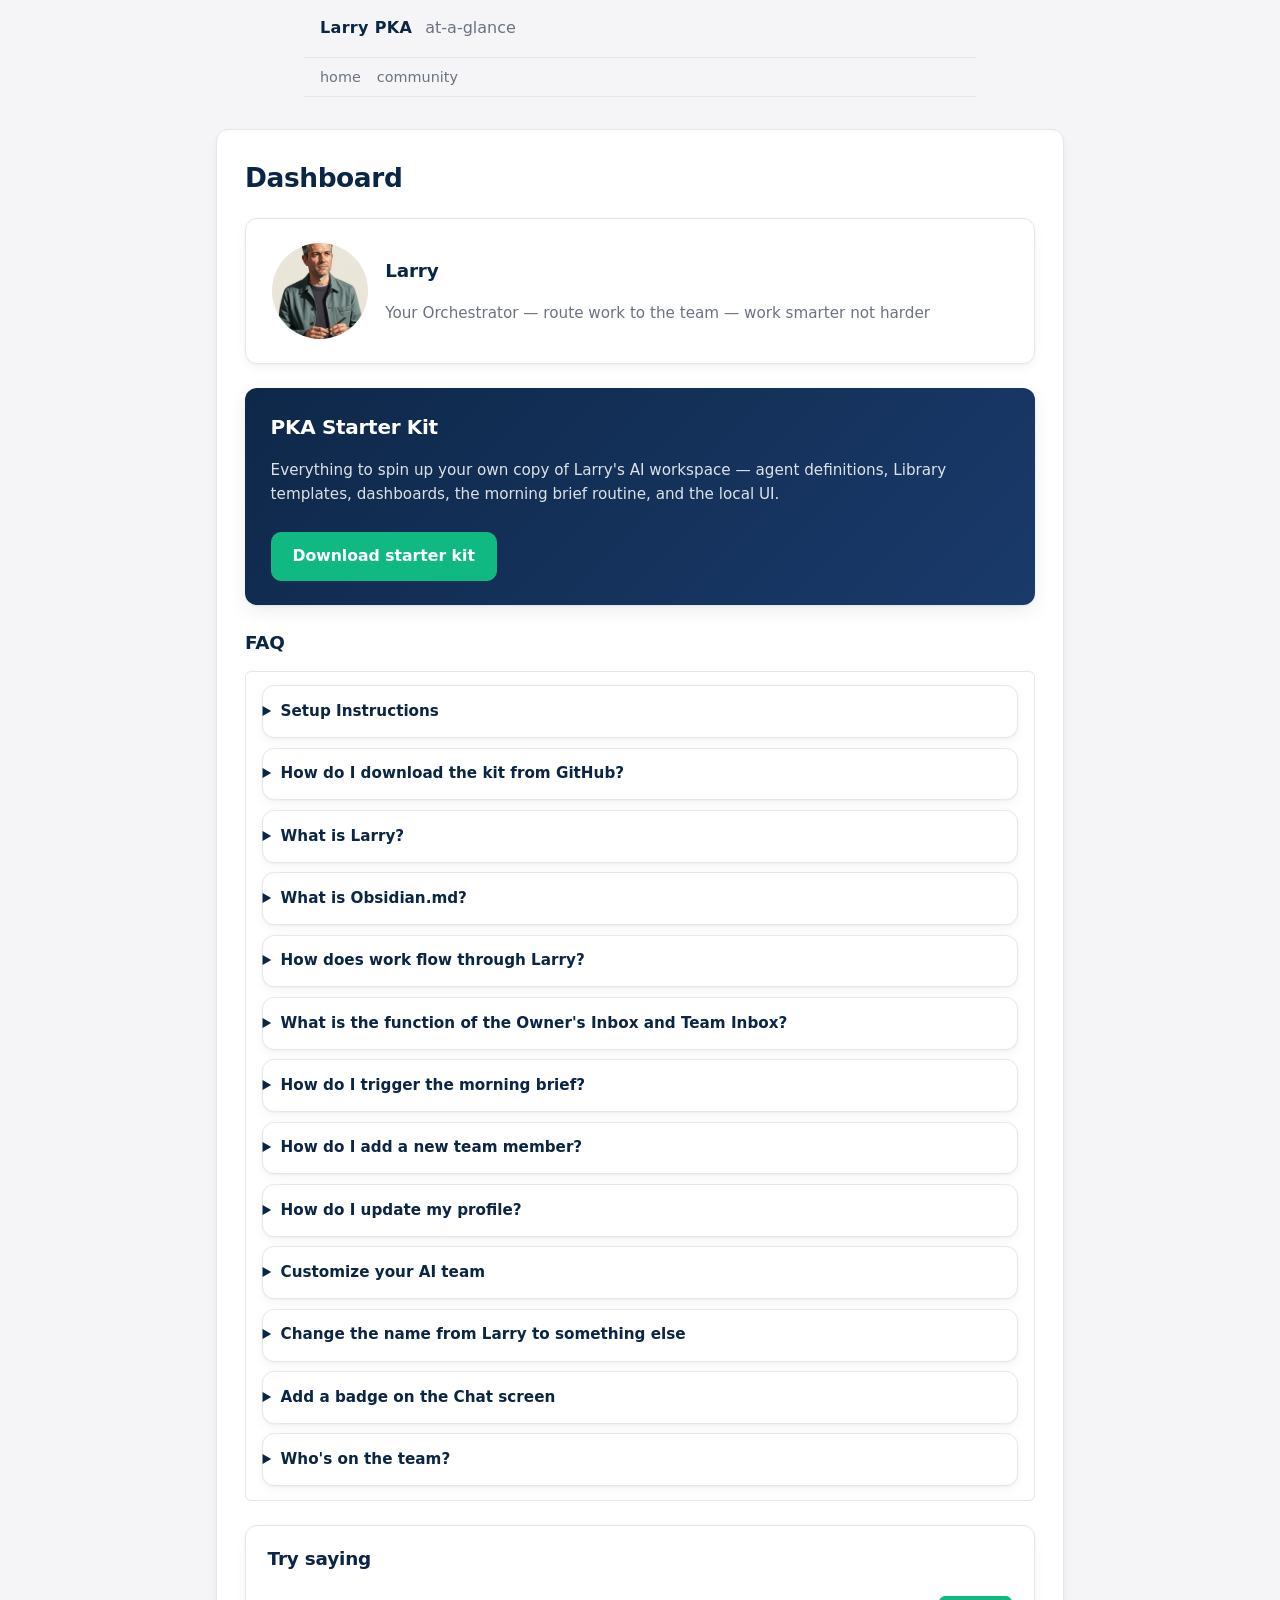
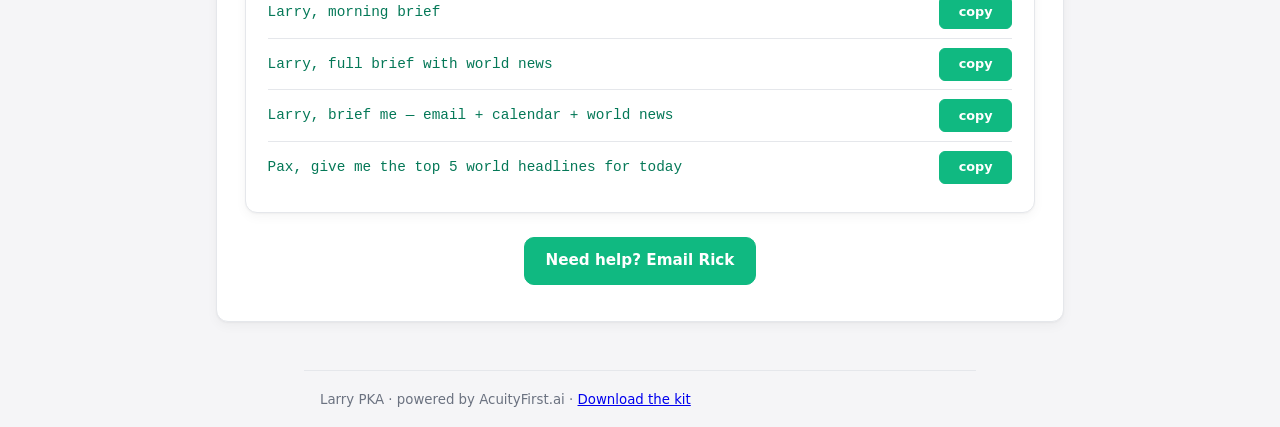
<file: index.html>
<!DOCTYPE html>
<html lang="en">
<head>
  <meta charset="utf-8" />
  <meta name="viewport" content="width=device-width, initial-scale=1" />
  <meta name="robots" content="noindex, nofollow" />
  <title>dashboard &mdash; pkm</title>
  <link rel="stylesheet" href="./static/style.css" />
  <script src="./static/tag-input.js" defer></script>
  <script src="./static/keyboard.js" defer></script>
  <script src="./static/copy-to-clipboard.js" defer></script>
  
  <link rel="stylesheet" href="./static/community-light.css" />
</head>
<body class="theme-community-light">
  <header class="site-header">
    <span class="brand">Larry PKA</span>
    <span class="subtitle">at-a-glance</span>
  </header>
  <nav class="site-nav" aria-label="primary">
    <a href="./index.html">home</a>
    <a href="./community/knowledge/">community</a>
  </nav>
  <main>
    
<section class="panel">
  <h1>Dashboard</h1>

  
  <section class="dash-section dash-hero">
    <img class="dash-hero__portrait"
         src="./static/portraits/larry.png"
         alt="Larry"
         width="96" height="96" />
    <div class="dash-hero__text">
      <h2 class="dash-hero__name">Larry</h2>
      <p class="dash-hero__role">Your Orchestrator &mdash; route work to the team &mdash; work smarter not harder</p>
    </div>
  </section>

  
  <section class="dash-section">
    <div class="dash-launch-kit">
      <h2 class="dash-launch-kit__title">PKA Starter Kit</h2>
      <p class="dash-launch-kit__body">Everything to spin up your own copy of Larry's AI workspace &mdash; agent definitions, Library templates, dashboards, the morning brief routine, and the local UI.</p>
      <a class="cta"
         href="https://github.com/rickkam503/larry-pka-starter"
         target="_blank"
         rel="noopener noreferrer">Download starter kit</a>
    </div>
  </section>

  
  <section class="dash-section">
    <h2>FAQ</h2>
    <div class="dash-faq">
      <details class="dash-faq-item">
        <summary>Setup Instructions</summary>
        <div class="dash-faq-body">
          <p>See <code>docs/getting-started.md</code>. For more information on installing Larry:</p>
          <ol class="dash-faq-steps">
            <li>Select "download" for the installation files from GitHub. You will see green "Code" button that creates a zip file of the Larry OS Starter Kit that downloads to your laptop.</li>
            <li>Install <code>Obsidian.md</code> on your Laptop. It is a free app.</li>
            <li>Signup and use Claude Cowork to install Larry OS. Tell Claude to use the provided <code>Larry-pka-plugin</code> that automatically installs the package.</li>
            <li>The starter kit will add a file folder to your desktop which will become the knowledge and intelligence folder for Larry.</li>
            <li>Start using Larry (FYI. you can rename Larry to something you relate to)</li>
          </ol>
        </div>
      </details>
      <details class="dash-faq-item">
        <summary>How do I download the kit from GitHub?</summary>
        <div class="dash-faq-body">
          <p>If you land on the GitHub repository page (<a href="https://github.com/rickkam503/larry-pka-starter" target="_blank" rel="noopener noreferrer">github.com/rickkam503/larry-pka-starter</a>) and need to download the kit manually:</p>
          <ol class="dash-faq-steps">
            <li>Look for the green <strong>Code</strong> button in the top-right area of the file listing.</li>
            <li>Click it. A small menu opens.</li>
            <li>Click <strong>Download ZIP</strong> at the bottom of that menu.</li>
            <li>The starter-kit zip file downloads to your machine.</li>
          </ol>
          <p>Most visitors won't see this &mdash; the <strong>Download Larry PKA Starter Kit</strong> button on the Download tab points directly at the ZIP file, so clicking it skips the GitHub page entirely.</p>
        </div>
      </details>
      <details class="dash-faq-item">
        <summary>What is Larry?</summary>
        <div class="dash-faq-body">
          <p>Your AI orchestrator. He routes work to a team of specialists (Nolan, Pax, Mira, Cleo, Theo, Wren, Knox, Felix, Hank, Sloane, Nell). He never does the work himself.</p>
        </div>
      </details>
      <details class="dash-faq-item">
        <summary>What is Obsidian.md?</summary>
        <div class="dash-faq-body">
          <p><code>Obsidian.md</code> becomes the "operational brain" and long-term memory layer for your PKA Larry starter kit.</p>
          <p>In your ecosystem, Larry is essentially the orchestrator / personality layer, while Obsidian acts as:</p>
          <ul>
            <li>the knowledge vault</li>
            <li>memory system</li>
            <li>document repository</li>
            <li>relationship graph</li>
            <li>operational workspace</li>
            <li>AI context engine</li>
          </ul>
        </div>
      </details>
      <details class="dash-faq-item">
        <summary>How does work flow through Larry?</summary>
        <div class="dash-faq-body">
          <p>Every request flows through Larry. He routes, the team executes, he synthesizes the result back to you.</p>
          <ol class="dash-faq-flow" aria-label="Larry workflow">
            <li>Owner Human</li>
            <li>Owner Inbox</li>
            <li>Larry Reviews / Categorizes</li>
            <li>Assigns to Appropriate Agent</li>
            <li>Agent Produces Output</li>
            <li>Team Inbox</li>
            <li>Larry Reviews + Synthesizes</li>
            <li>Final Recommendation to Owner</li>
          </ol>
        </div>
      </details>
      <details class="dash-faq-item">
        <summary>What is the function of the Owner's Inbox and Team Inbox?</summary>
        <div class="dash-faq-body">
          <h4>Function of the Team Inbox</h4>
          <p>The Team Inbox is the primary intake location from the human owner.</p>
          <p>This is where the owner drops:</p>
          <ul>
            <li>PDFs</li>
            <li>screenshots</li>
            <li>contracts</li>
            <li>voice memos</li>
            <li>meeting notes</li>
            <li>financial exports</li>
            <li>ideas</li>
            <li>emails</li>
            <li>handwritten scans</li>
            <li>research</li>
            <li>operational requests</li>
          </ul>
          <p>Think of it as: <em>&ldquo;Tasks and information waiting for Larry.&rdquo;</em></p>
          <p>Larry monitors this inbox and:</p>
          <ul>
            <li>interprets intent</li>
            <li>routes work</li>
            <li>extracts context</li>
            <li>creates tasks</li>
            <li>triggers workflows</li>
            <li>archives completed items</li>
          </ul>

          <h4>Function of the Owner's Inbox</h4>
          <p>The Owner's Inbox is the shared outbound collaboration space used by AI agents and operational workflows.</p>
          <p>This is where agents place:</p>
          <ul>
            <li>completed drafts</li>
            <li>reports</li>
            <li>summaries</li>
            <li>strategy recommendations</li>
            <li>generated assets</li>
            <li>workflows</li>
            <li>spreadsheets</li>
            <li>meeting summaries</li>
            <li>action plans</li>
          </ul>
          <p>Think of it as: <em>&ldquo;Output ready for Larry and the human owner.&rdquo;</em></p>
          <p>Larry can:</p>
          <ul>
            <li>review outputs</li>
            <li>synthesize multiple agent contributions</li>
            <li>prioritize next actions</li>
            <li>escalate important decisions</li>
            <li>package final deliverables</li>
          </ul>

          <h4>Finder Integration Tip (Very Important)</h4>
          <p>A powerful optimization is to pin both inbox folders directly into the macOS Finder sidebar.</p>
          <p><strong>Recommended pinned folders:</strong></p>
          <ul>
            <li>Owner Inbox</li>
            <li>Team Inbox</li>
            <li>Obsidian Vault</li>
            <li>Active Projects</li>
            <li>Archive</li>
          </ul>
          <p>This makes the workflow frictionless. Instead of:</p>
          <ul>
            <li>searching through folders</li>
            <li>opening apps repeatedly</li>
            <li>dragging across windows</li>
          </ul>
          <p>You can simply:</p>
          <ul>
            <li>drag files directly into the Team Inbox for Larry to process</li>
            <li>drop completed outputs into the Owner's Inbox</li>
            <li>quickly review AI-generated deliverables</li>
            <li>move finalized files into project folders</li>
          </ul>
          <p>This turns Finder into a lightweight operational command center.</p>
        </div>
      </details>
      <details class="dash-faq-item">
        <summary>How do I trigger the morning brief?</summary>
        <div class="dash-faq-body">
          <p>Say <code>Larry, morning brief</code> or <code>Larry, full brief with world news</code>. Use the Try saying card above to copy the exact phrasing.</p>
        </div>
      </details>
      <details class="dash-faq-item">
        <summary>How do I add a new team member?</summary>
        <div class="dash-faq-body">
          <p>Larry will automatically add new team members based on the work the human needs done.</p>
        </div>
      </details>
      <details class="dash-faq-item">
        <summary>How do I update my profile?</summary>
        <div class="dash-faq-body">
          <p>Say <code>Larry, update my profile</code>. He'll rewrite <code>Library/user-profile.md</code> based on your answers.</p>
        </div>
      </details>
      <details class="dash-faq-item">
        <summary>Customize your AI team</summary>
        <div class="dash-faq-body">
          <p>You can delete AI team members if you don't need them. Ask Larry to remove them from the team and hire members who better fit your situation.</p>
        </div>
      </details>
      <details class="dash-faq-item">
        <summary>Change the name from Larry to something else</summary>
        <div class="dash-faq-body">
          <p>You can change the name of your AI orchestrator by asking Larry to help you with that change. Pick a name that represents someone you want to have as your executive assistant.</p>
        </div>
      </details>
      <details class="dash-faq-item">
        <summary>Add a badge on the Chat screen</summary>
        <div class="dash-faq-body">
          <p>You can tell Larry to add a badge to the chat screen so you know Larry is working with you.</p>
        </div>
      </details>
      <details class="dash-faq-item">
        <summary>Who's on the team?</summary>
        <div class="dash-faq-body">
          <ul class="dash-faq-team-list">
            <li><strong>Nolan</strong> &mdash; HR Manager. Hires new AI teammates. Ask for: a new specialist or a role-file rewrite.</li>
            <li><strong>Pax</strong> &mdash; Senior Researcher. Evidence-based briefs with sources. Ask for: outside research, role scoping, or news headlines.</li>
            <li><strong>Mira</strong> &mdash; PKM Database Architect. Owns the SQLite store. Ask for: schema, FTS5/search, migrations, backups.</li>
            <li><strong>Cleo</strong> &mdash; CLI Engineer. Owns the <code>pkm</code> command. Ask for: new subcommands, exit codes, JSON output.</li>
            <li><strong>Theo</strong> &mdash; Local-First App Engineer. This web UI. Ask for: browse views, capture forms, search rendering.</li>
            <li><strong>Wren</strong> &mdash; PKM Librarian. Rulebook + tag vocabulary. Ask for: where a file goes, naming, tag taxonomy.</li>
            <li><strong>Knox</strong> &mdash; Startup Counsel. C-corp, contracts, IP, devil's advocate. Ask for: legal triage or a Steelman-Against memo.</li>
            <li><strong>Felix</strong> &mdash; SaaS CPA. Tax, QSBS, ASC 606, bookkeeping. Ask for: tax memos, &sect;1202 calls, monthly close hygiene.</li>
            <li><strong>Hank</strong> &mdash; Strategic Advisor. Sharp questions, not answers. Ask for: Pre-Decision memos, competitive reads, premortems.</li>
            <li><strong>Sloane</strong> &mdash; Pursuit Advisor. Outbound sales strategy and craft. Ask for: account briefs, outbound sequences, pipeline review.</li>
            <li><strong>Nell</strong> &mdash; House Comic. Topical jokes, monologues, callbacks. Ask for: a one-liner, a monologue, or a Friday wrap.</li>
          </ul>
        </div>
      </details>
    </div>
  </section>

  
  <section class="dash-section dash-try-saying" aria-labelledby="dash-try-heading">
    <h2 id="dash-try-heading">Try saying</h2>
    <div class="dash-try-row">
      <code>Larry, morning brief</code>
      <button type="button" class="dash-try-copy" data-copy="Larry, morning brief">copy</button>
    </div>
    <div class="dash-try-row">
      <code>Larry, full brief with world news</code>
      <button type="button" class="dash-try-copy" data-copy="Larry, full brief with world news">copy</button>
    </div>
    <div class="dash-try-row">
      <code>Larry, brief me &mdash; email + calendar + world news</code>
      <button type="button" class="dash-try-copy" data-copy="Larry, brief me — email + calendar + world news">copy</button>
    </div>
    <div class="dash-try-row">
      <code>Pax, give me the top 5 world headlines for today</code>
      <button type="button" class="dash-try-copy" data-copy="Pax, give me the top 5 world headlines for today">copy</button>
    </div>
  </section>

  
  <section class="dash-section dash-help-cta">
    <a class="cta dash-help-cta-btn"
       href="mailto:rkam2082@gmail.com?subject=Larry%20PKA%3A%20I%20need%20assistance&body=Hi%20Rick%2C%0A%0A">
      Need help? Email Rick
    </a>
  </section>

</section>

  </main>
  <footer class="site-footer">
    
    
    <small>Larry PKA &middot; powered by AcuityFirst.ai &middot; <a href="https://github.com/rickkam503/larry-pka-starter">Download the kit</a></small>
    
  </footer>
</body>
</html>
</file>
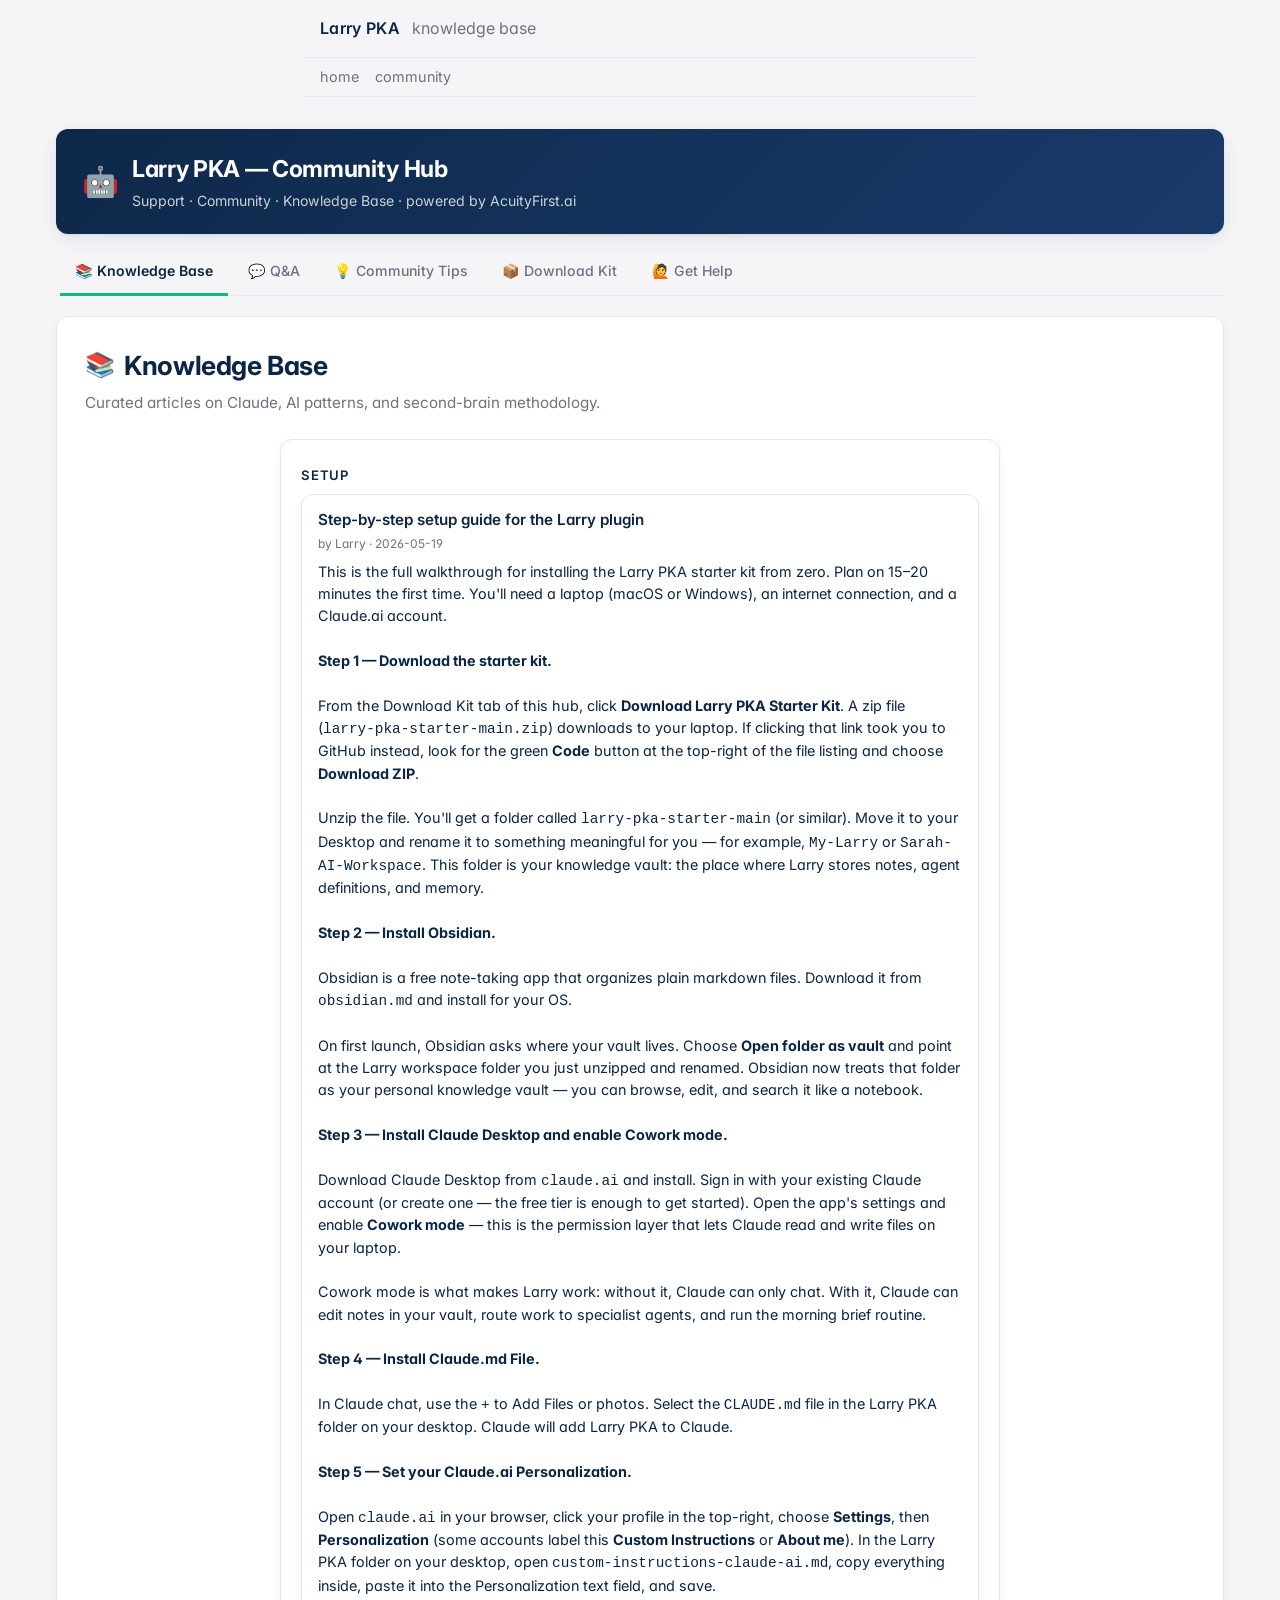
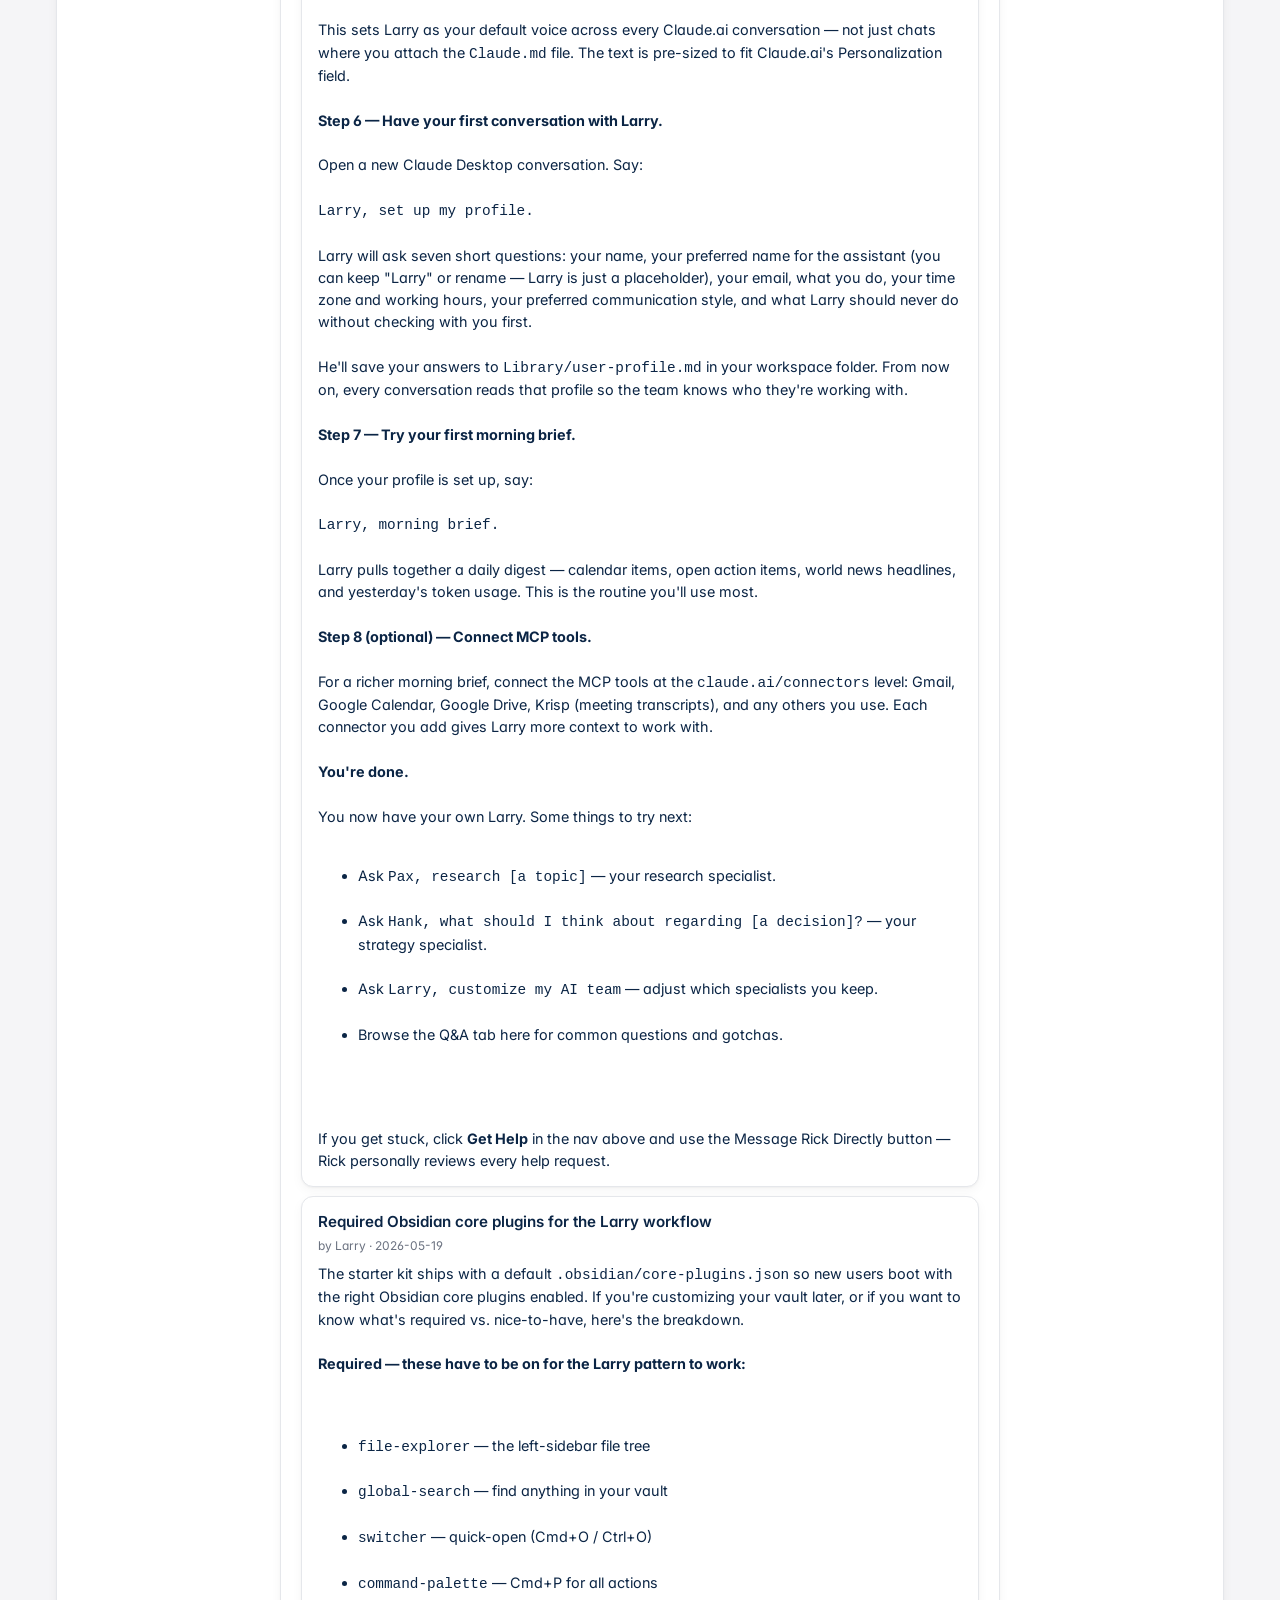
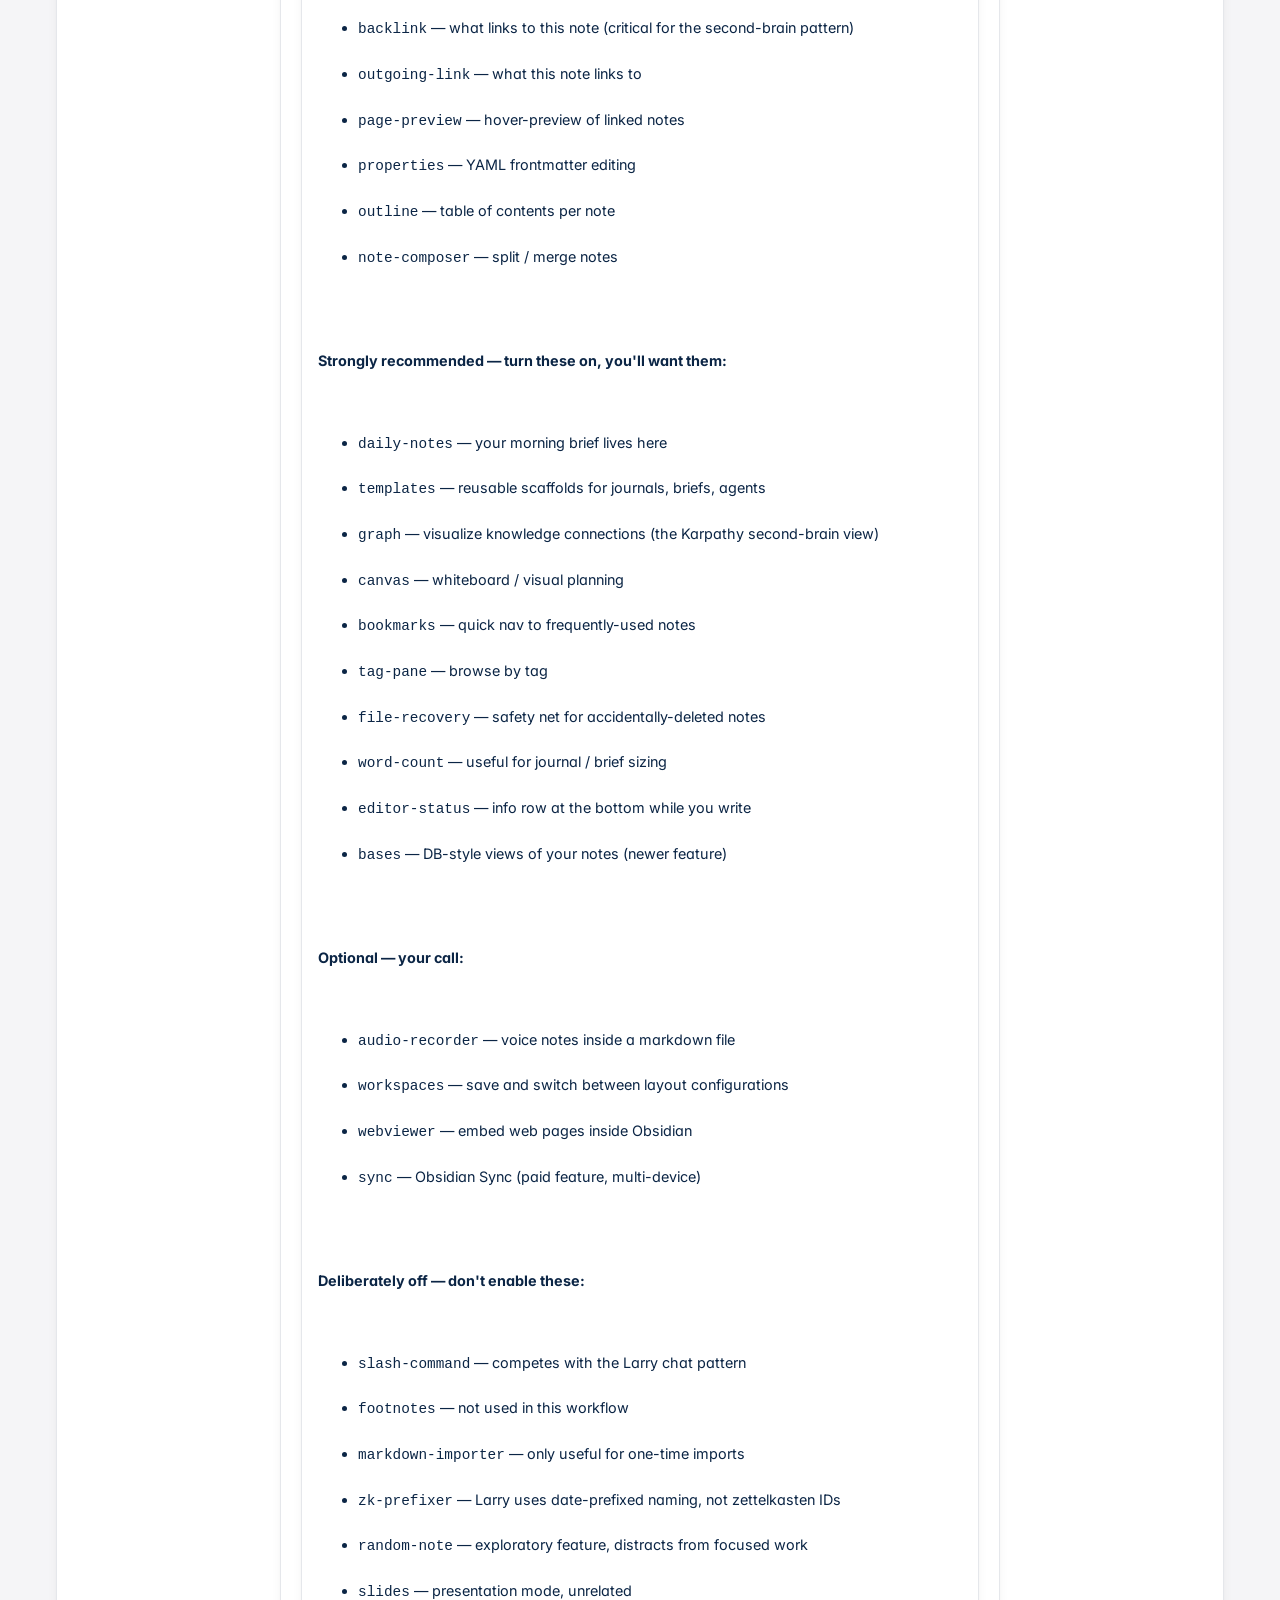
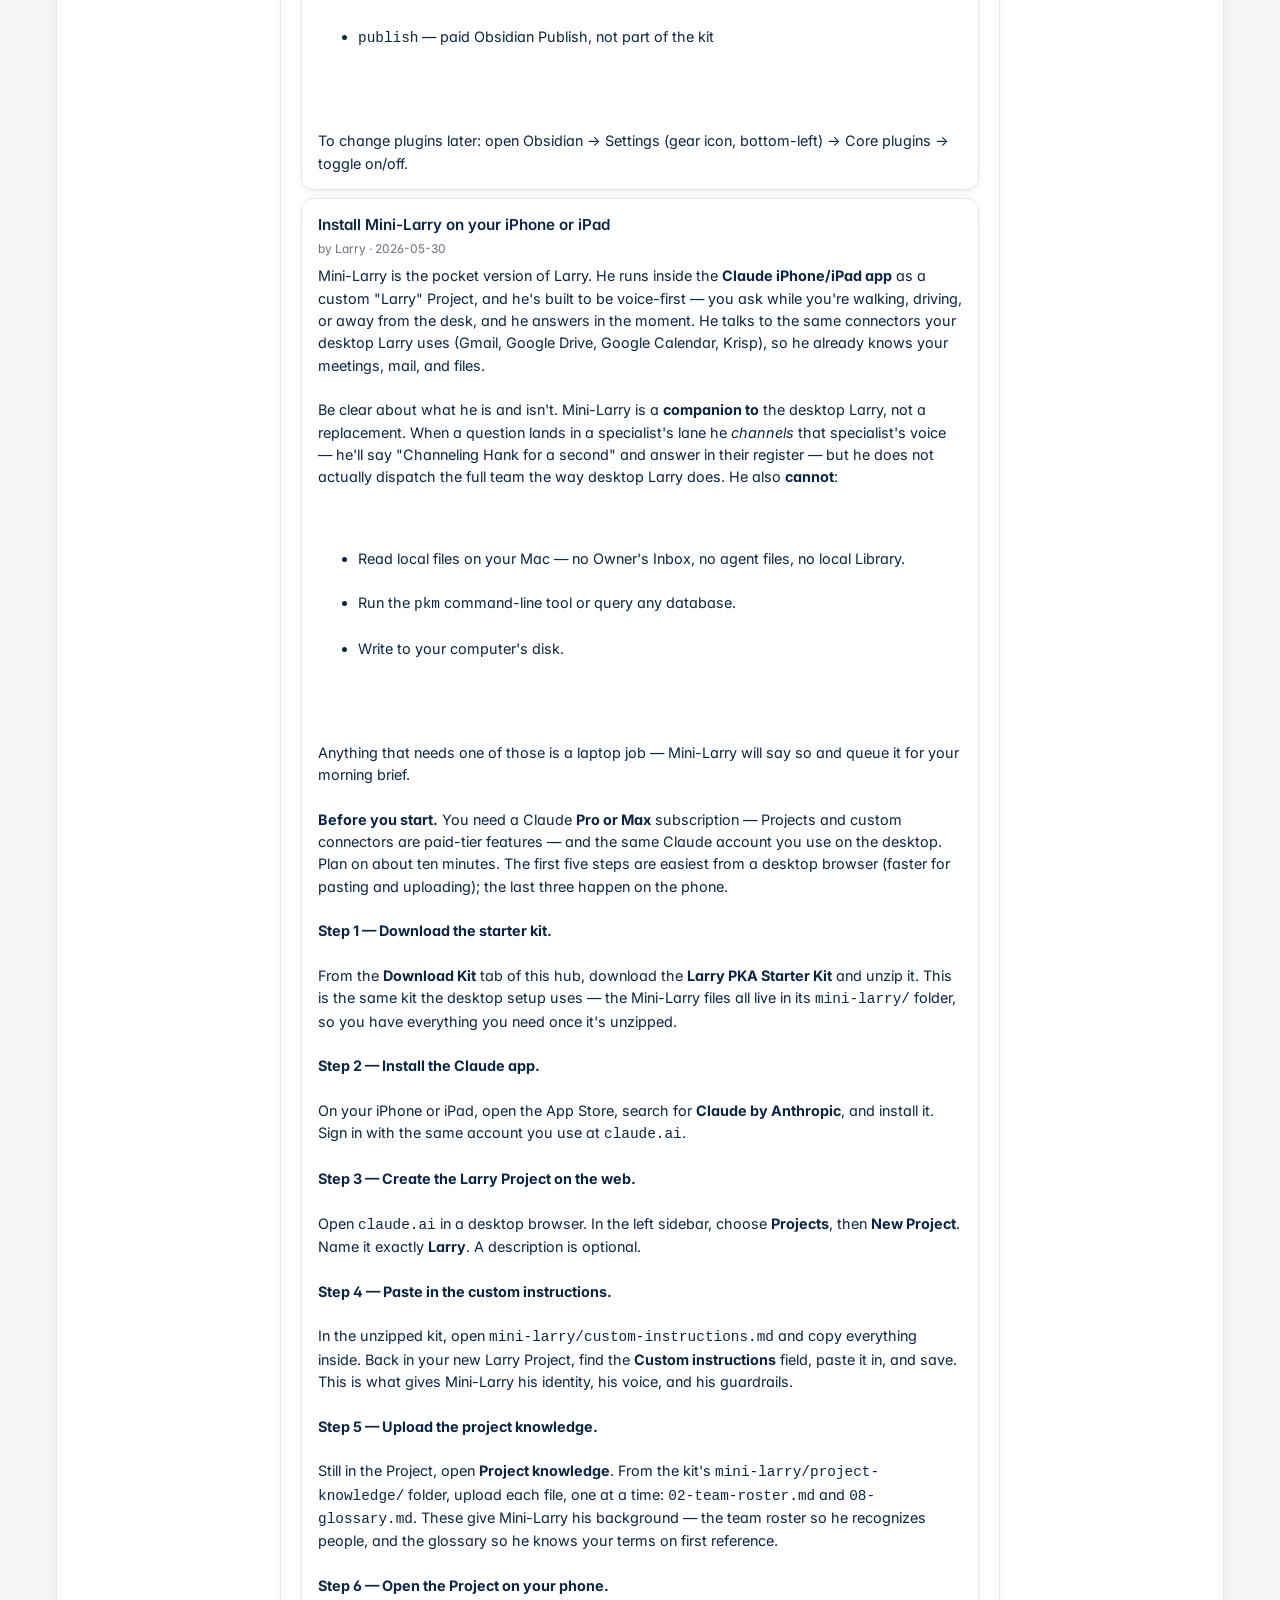
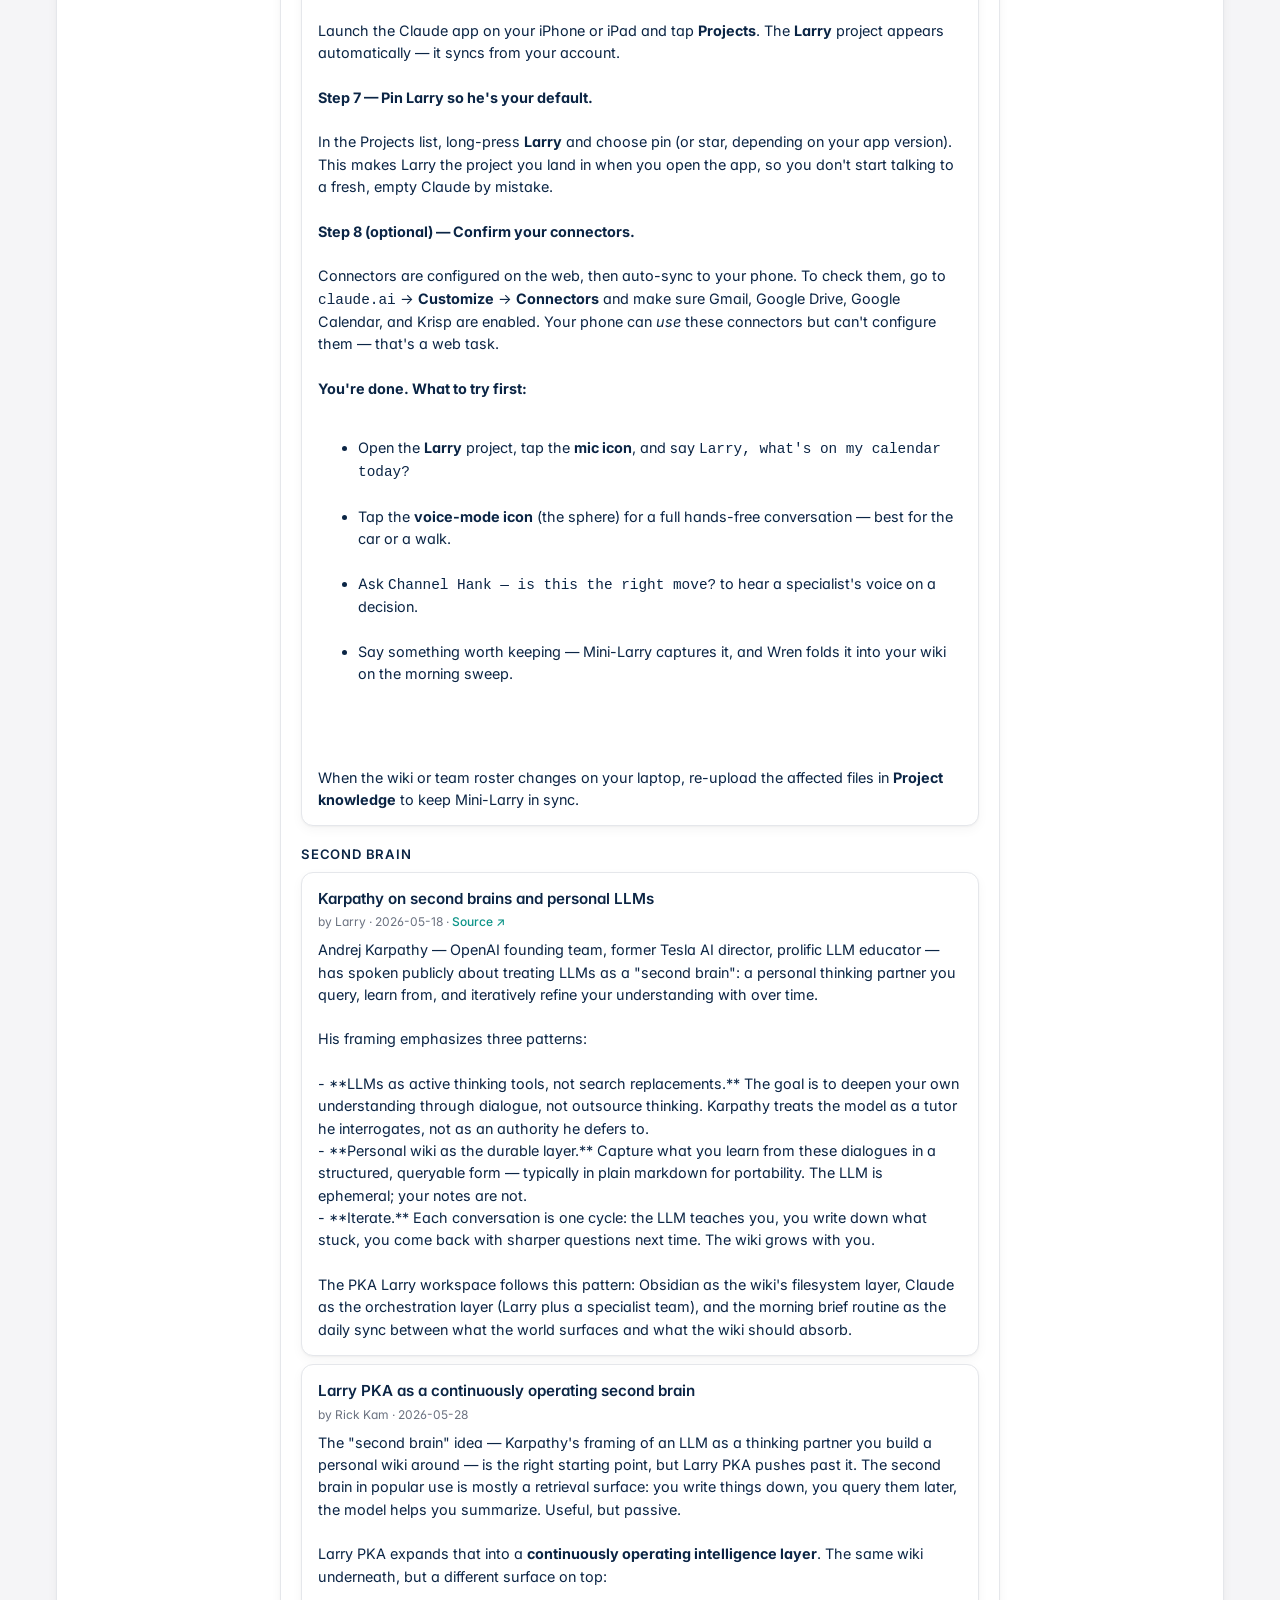
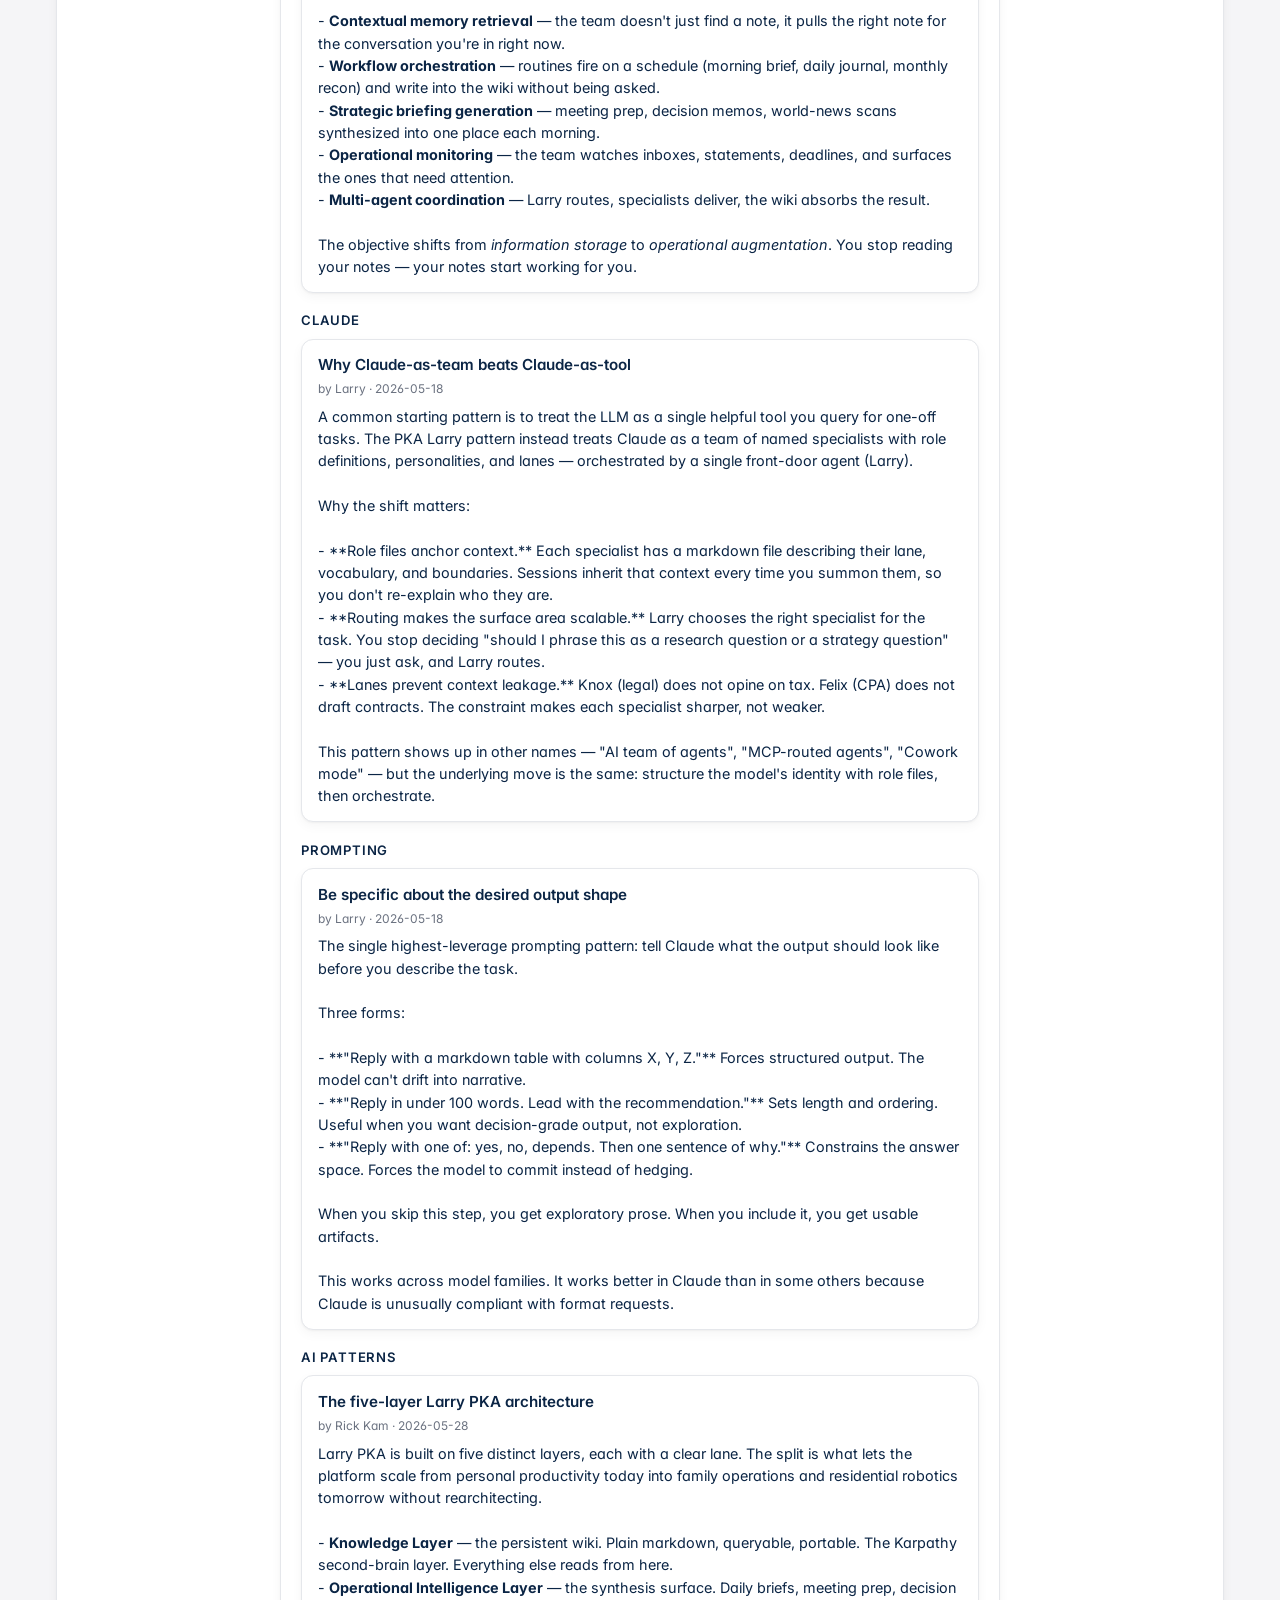
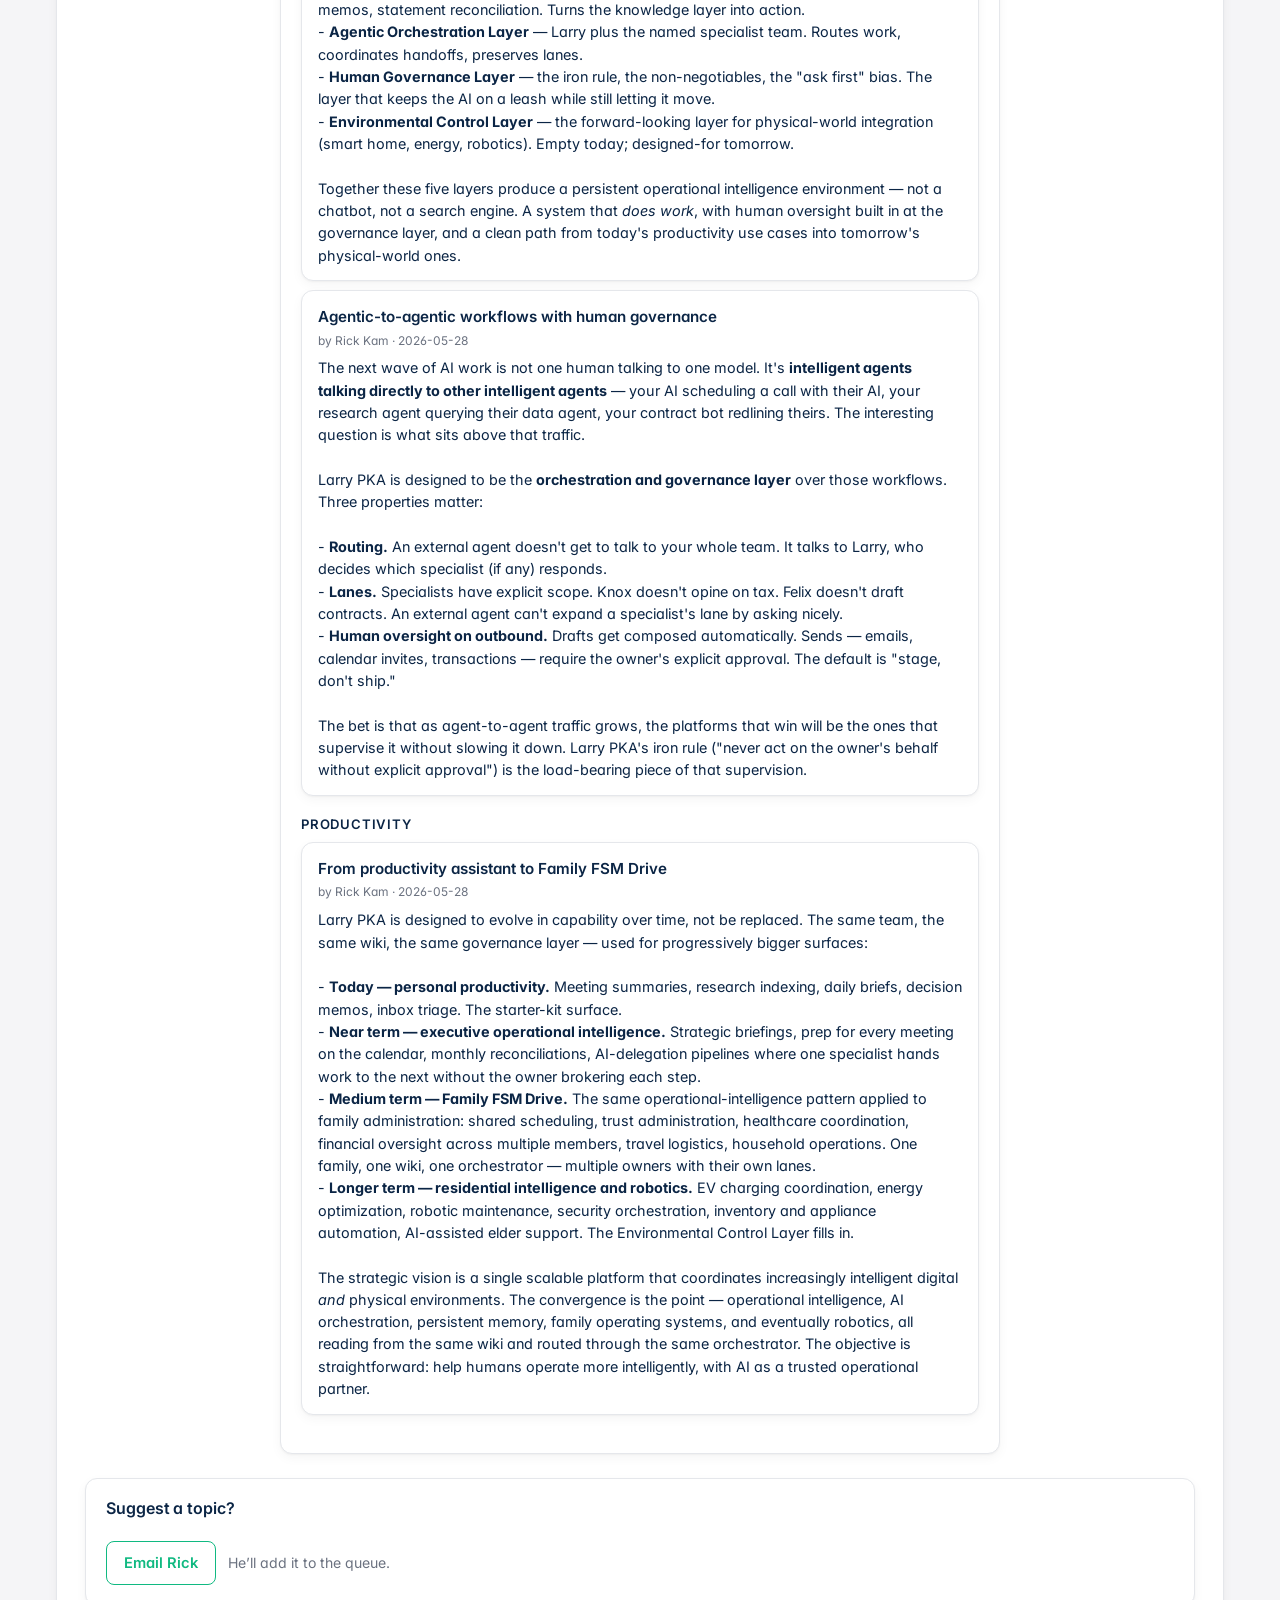
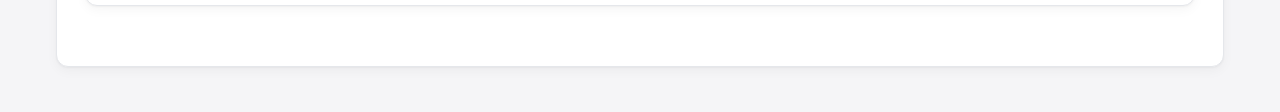
<file: community/index.html>
<!DOCTYPE html>
<html lang="en">
<head>
  <meta charset="utf-8" />
  <meta name="viewport" content="width=device-width, initial-scale=1" />
  <meta http-equiv="refresh" content="0; url=./knowledge/" />
  <link rel="canonical" href="./knowledge/" />
  <title>Larry PKA &mdash; Community Hub</title>
  <script>window.location.replace("./knowledge/");</script>
</head>
<body>
  <p>Redirecting to the <a href="./knowledge/">Community Knowledge Base</a>&hellip;</p>
</body>
</html>
</file>
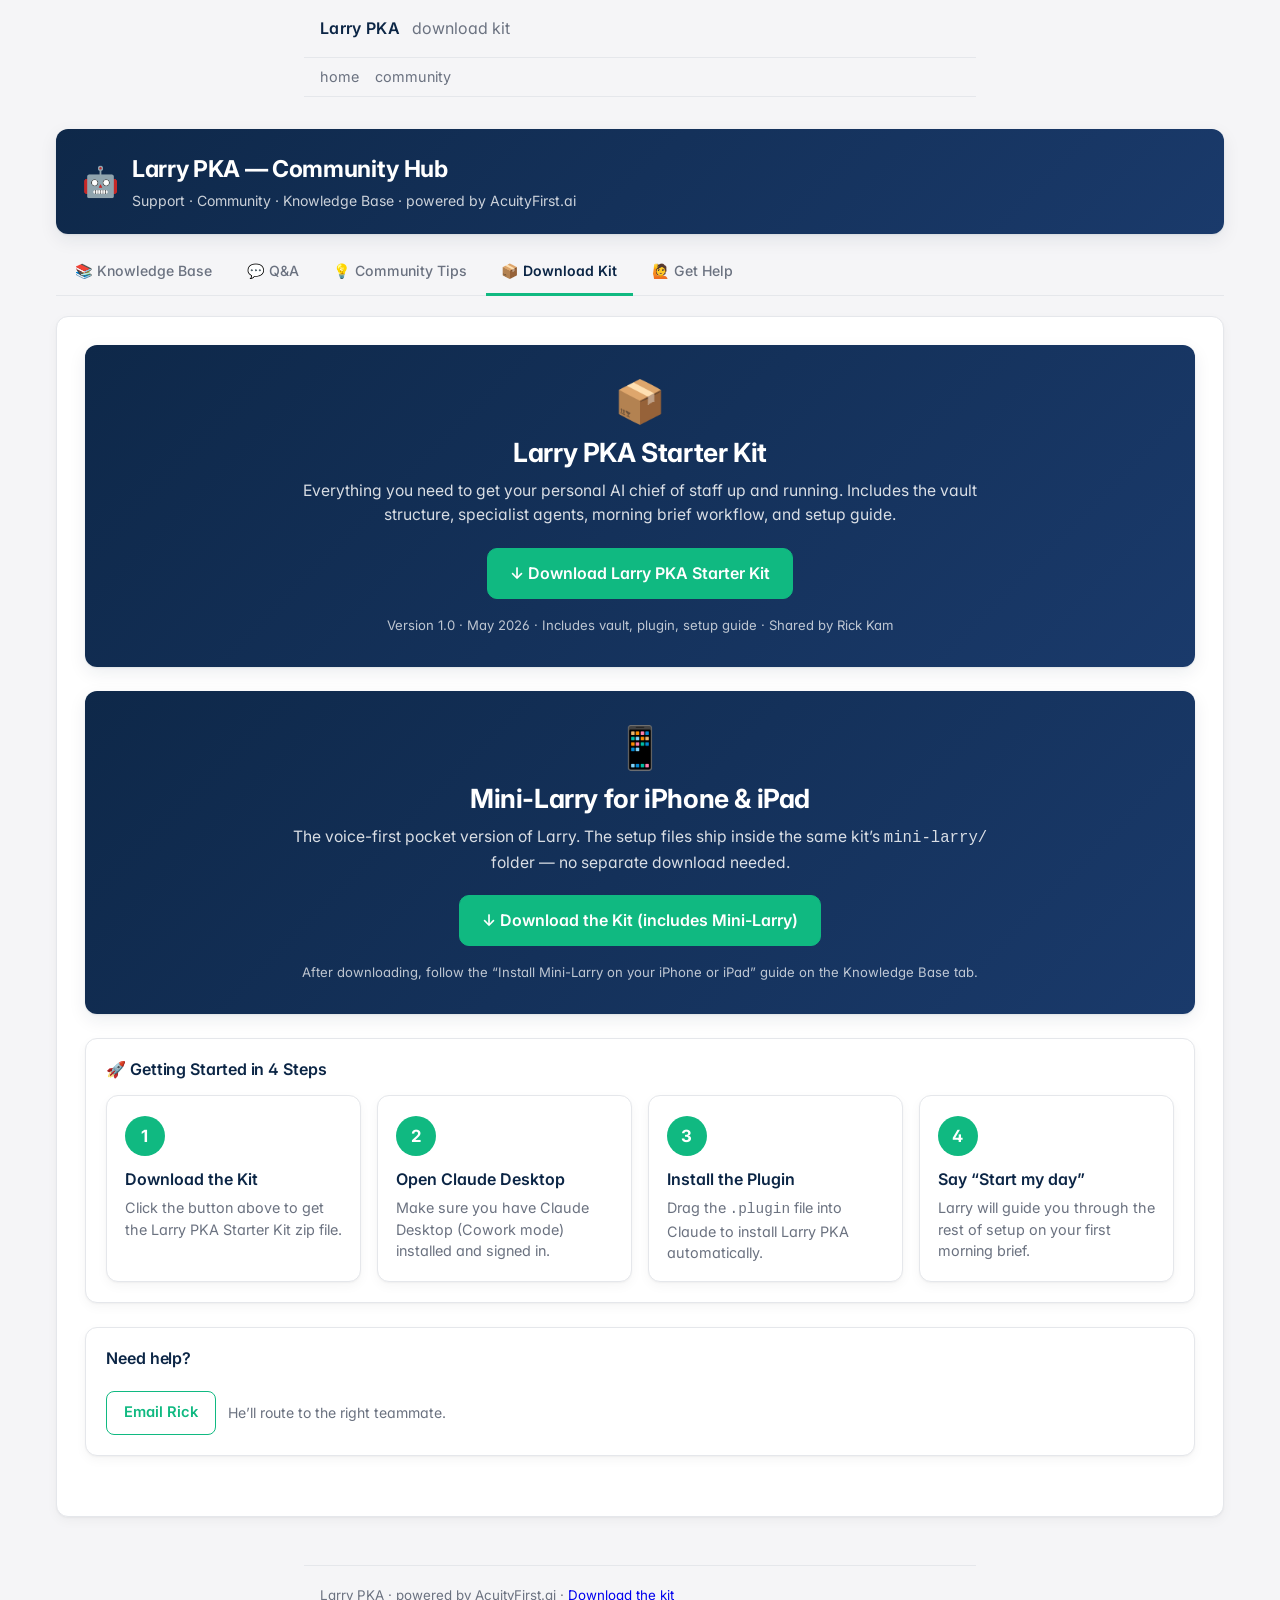
<file: community/download/index.html>
<!DOCTYPE html>
<html lang="en">
<head>
  <meta charset="utf-8" />
  <meta name="viewport" content="width=device-width, initial-scale=1" />
  <meta name="robots" content="noindex, nofollow" />
  <title>download kit &mdash; pkm</title>
  <link rel="stylesheet" href="../../static/style.css" />
  <script src="../../static/tag-input.js" defer></script>
  <script src="../../static/keyboard.js" defer></script>
  <script src="../../static/copy-to-clipboard.js" defer></script>
  
  
  <link rel="preconnect" href="https://fonts.googleapis.com" />
  <link rel="preconnect" href="https://fonts.gstatic.com" crossorigin />
  <link rel="stylesheet"
        href="https://fonts.googleapis.com/css2?family=Inter:wght@400;500;600;700&display=swap" />
  <link rel="stylesheet" href="../../static/community-light.css" />

</head>
<body class="theme-community-light">
  <header class="site-header">
    <span class="brand">Larry PKA</span>
    <span class="subtitle">download kit</span>
  </header>
  <nav class="site-nav" aria-label="primary">
    <a href="../../index.html">home</a>
    <a href="../knowledge/">community</a>
  </nav>
  <main>
    

<header class="hub-header">
  <div class="hub-header__brand">
    <span class="hub-header__avatar" aria-hidden="true">🤖</span>
    <div>
      <h1 class="hub-header__title">Larry PKA &mdash; Community Hub</h1>
      <p class="hub-header__subtitle">Support &middot; Community &middot; Knowledge Base &middot; powered by AcuityFirst.ai</p>
    </div>
  </div>
</header>
<nav class="hub-tabs" aria-label="Community Hub sections">
  <a href="../knowledge/" class="hub-tab "
     >📚 Knowledge Base</a>
  
  <a href="../qa/"       class="hub-tab "
     >💬 Q&amp;A</a>
  <a href="../tips/"     class="hub-tab "
     >💡 Community Tips</a>
  <a href="../download/" class="hub-tab is-active"
     aria-current="page">📦 Download Kit</a>
  <a href="../help/"     class="hub-tab "
     >🙋 Get Help</a>
</nav>
<section class="panel">

  
  <section class="kit-hero">
    <span class="kit-hero__icon" aria-hidden="true">📦</span>
    <h2 class="kit-hero__title">Larry PKA Starter Kit</h2>
    <p class="kit-hero__subtitle">
      Everything you need to get your personal AI chief of staff up and
      running. Includes the vault structure, specialist agents, morning
      brief workflow, and setup guide.
    </p>
    <a class="kit-hero__cta"
       href="https://github.com/rickkam503/larry-pka-starter/archive/refs/heads/main.zip"
       target="_blank"
       rel="noopener noreferrer">&darr; Download Larry PKA Starter Kit</a>
    <p class="kit-hero__meta">
      Version 1.0 &middot; May 2026 &middot;
      Includes vault, plugin, setup guide &middot; Shared by Rick Kam
    </p>
  </section>

  
  <section class="kit-hero">
    <span class="kit-hero__icon" aria-hidden="true">📱</span>
    <h2 class="kit-hero__title">Mini-Larry for iPhone &amp; iPad</h2>
    <p class="kit-hero__subtitle">
      The voice-first pocket version of Larry. The setup files ship inside
      the same kit&rsquo;s <code>mini-larry/</code> folder &mdash; no separate
      download needed.
    </p>
    <a class="kit-hero__cta"
       href="https://github.com/rickkam503/larry-pka-starter/archive/refs/heads/main.zip"
       target="_blank"
       rel="noopener noreferrer">&darr; Download the Kit (includes Mini-Larry)</a>
    <p class="kit-hero__meta">
      After downloading, follow the &ldquo;Install Mini-Larry on your iPhone
      or iPad&rdquo; guide on the Knowledge Base tab.
    </p>
  </section>

  
  <section class="community-section kit-steps">
    <h2 class="community-section__heading">🚀 Getting Started in 4 Steps</h2>
    <div class="kit-steps__grid">
      <article class="kit-step">
        <div class="kit-step__badge" aria-hidden="true">1</div>
        <h3 class="kit-step__title">Download the Kit</h3>
        <p class="kit-step__body">
          Click the button above to get the Larry PKA Starter Kit zip file.
        </p>
      </article>
      <article class="kit-step">
        <div class="kit-step__badge" aria-hidden="true">2</div>
        <h3 class="kit-step__title">Open Claude Desktop</h3>
        <p class="kit-step__body">
          Make sure you have Claude Desktop (Cowork mode) installed and signed in.
        </p>
      </article>
      <article class="kit-step">
        <div class="kit-step__badge" aria-hidden="true">3</div>
        <h3 class="kit-step__title">Install the Plugin</h3>
        <p class="kit-step__body">
          Drag the <code>.plugin</code> file into Claude to install Larry PKA automatically.
        </p>
      </article>
      <article class="kit-step">
        <div class="kit-step__badge" aria-hidden="true">4</div>
        <h3 class="kit-step__title">Say &ldquo;Start my day&rdquo;</h3>
        <p class="kit-step__body">
          Larry will guide you through the rest of setup on your first morning brief.
        </p>
      </article>
    </div>
  </section>

  
  <section class="community-section">
    <h2 class="community-section__heading">Need help?</h2>
    <div class="help-block">
      <a class="cta cta--outline"
         href="mailto:rkam2082@gmail.com?subject=Larry%20PKA%3A%20I%20need%20assistance&body=Hi%20Rick%2C%0A%0A">
        Email Rick
      </a>
      <span class="help-block__note">
        He&rsquo;ll route to the right teammate.
      </span>
    </div>
  </section>

</section>

  </main>
  <footer class="site-footer">
    
    
    <small>Larry PKA &middot; powered by AcuityFirst.ai &middot; <a href="https://github.com/rickkam503/larry-pka-starter">Download the kit</a></small>
    
  </footer>
</body>
</html>
</file>
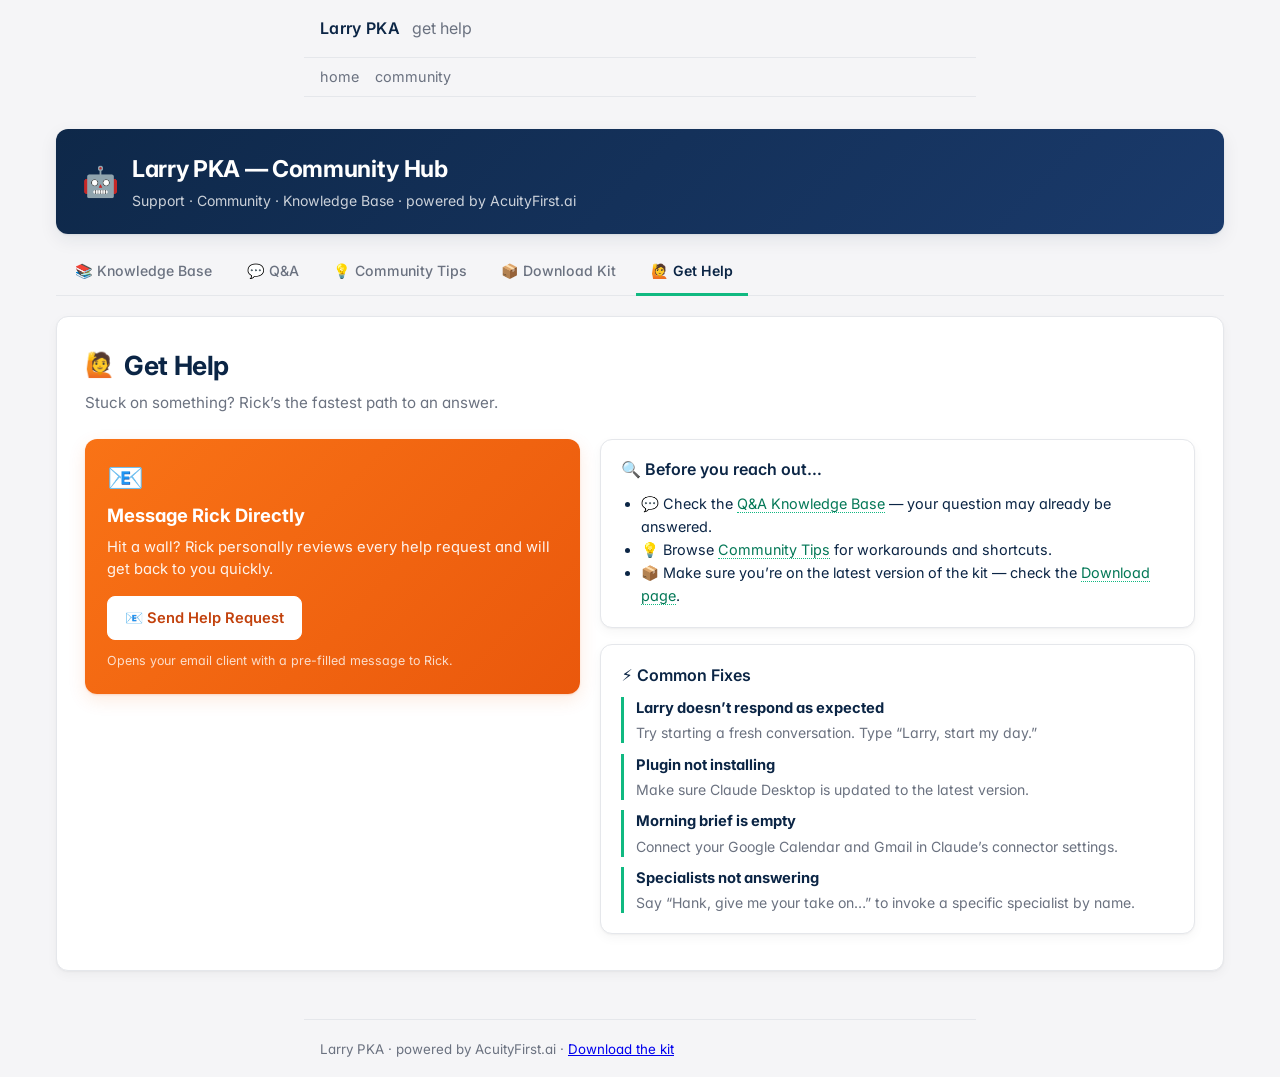
<file: community/help/index.html>
<!DOCTYPE html>
<html lang="en">
<head>
  <meta charset="utf-8" />
  <meta name="viewport" content="width=device-width, initial-scale=1" />
  <meta name="robots" content="noindex, nofollow" />
  <title>get help &mdash; pkm</title>
  <link rel="stylesheet" href="../../static/style.css" />
  <script src="../../static/tag-input.js" defer></script>
  <script src="../../static/keyboard.js" defer></script>
  <script src="../../static/copy-to-clipboard.js" defer></script>
  
  
  <link rel="preconnect" href="https://fonts.googleapis.com" />
  <link rel="preconnect" href="https://fonts.gstatic.com" crossorigin />
  <link rel="stylesheet"
        href="https://fonts.googleapis.com/css2?family=Inter:wght@400;500;600;700&display=swap" />
  <link rel="stylesheet" href="../../static/community-light.css" />

</head>
<body class="theme-community-light">
  <header class="site-header">
    <span class="brand">Larry PKA</span>
    <span class="subtitle">get help</span>
  </header>
  <nav class="site-nav" aria-label="primary">
    <a href="../../index.html">home</a>
    <a href="../knowledge/">community</a>
  </nav>
  <main>
    

<header class="hub-header">
  <div class="hub-header__brand">
    <span class="hub-header__avatar" aria-hidden="true">🤖</span>
    <div>
      <h1 class="hub-header__title">Larry PKA &mdash; Community Hub</h1>
      <p class="hub-header__subtitle">Support &middot; Community &middot; Knowledge Base &middot; powered by AcuityFirst.ai</p>
    </div>
  </div>
</header>
<nav class="hub-tabs" aria-label="Community Hub sections">
  <a href="../knowledge/" class="hub-tab "
     >📚 Knowledge Base</a>
  
  <a href="../qa/"       class="hub-tab "
     >💬 Q&amp;A</a>
  <a href="../tips/"     class="hub-tab "
     >💡 Community Tips</a>
  <a href="../download/" class="hub-tab "
     >📦 Download Kit</a>
  <a href="../help/"     class="hub-tab is-active"
     aria-current="page">🙋 Get Help</a>
</nav>
<section class="panel">
  <h2 class="community-title">
    <span class="community-title__emoji" aria-hidden="true">🙋</span>
    Get Help
  </h2>
  <p class="community-subtitle">
    Stuck on something? Rick&rsquo;s the fastest path to an answer.
  </p>

  <div class="help-grid">
    
    <section class="help-cta-orange">
      <div class="help-cta-orange__icon" aria-hidden="true">📧</div>
      <h3 class="help-cta-orange__title">Message Rick Directly</h3>
      <p class="help-cta-orange__body">
        Hit a wall? Rick personally reviews every help request and will get back to you quickly.
      </p>
      <a class="help-cta-orange__btn"
         href="mailto:rkam2082@gmail.com?subject=Larry%20PKA%3A%20I%20need%20assistance&body=Hi%20Rick%2C%0A%0A">
        📧 Send Help Request
      </a>
      <p class="help-cta-orange__hint">
        Opens your email client with a pre-filled message to Rick.
      </p>
    </section>

    
    <div class="help-right-col">
      <section class="help-tips-card">
        <h3 class="help-tips-card__title">🔍 Before you reach out&hellip;</h3>
        <ul class="help-tips-card__list">
          <li>💬 Check the <a href="../qa/">Q&amp;A Knowledge Base</a> &mdash; your question may already be answered.</li>
          <li>💡 Browse <a href="../tips/">Community Tips</a> for workarounds and shortcuts.</li>
          <li>📦 Make sure you&rsquo;re on the latest version of the kit &mdash; check the <a href="../download/">Download page</a>.</li>
        </ul>
      </section>

      <section class="help-tips-card">
        <h3 class="help-tips-card__title">⚡ Common Fixes</h3>
        <ul class="help-fix-list">
          <li class="help-fix-item">
            <strong>Larry doesn&rsquo;t respond as expected</strong>
            <span>Try starting a fresh conversation. Type &ldquo;Larry, start my day.&rdquo;</span>
          </li>
          <li class="help-fix-item">
            <strong>Plugin not installing</strong>
            <span>Make sure Claude Desktop is updated to the latest version.</span>
          </li>
          <li class="help-fix-item">
            <strong>Morning brief is empty</strong>
            <span>Connect your Google Calendar and Gmail in Claude&rsquo;s connector settings.</span>
          </li>
          <li class="help-fix-item">
            <strong>Specialists not answering</strong>
            <span>Say &ldquo;Hank, give me your take on&hellip;&rdquo; to invoke a specific specialist by name.</span>
          </li>
        </ul>
      </section>
    </div>
  </div>

</section>

  </main>
  <footer class="site-footer">
    
    
    <small>Larry PKA &middot; powered by AcuityFirst.ai &middot; <a href="https://github.com/rickkam503/larry-pka-starter">Download the kit</a></small>
    
  </footer>
</body>
</html>
</file>
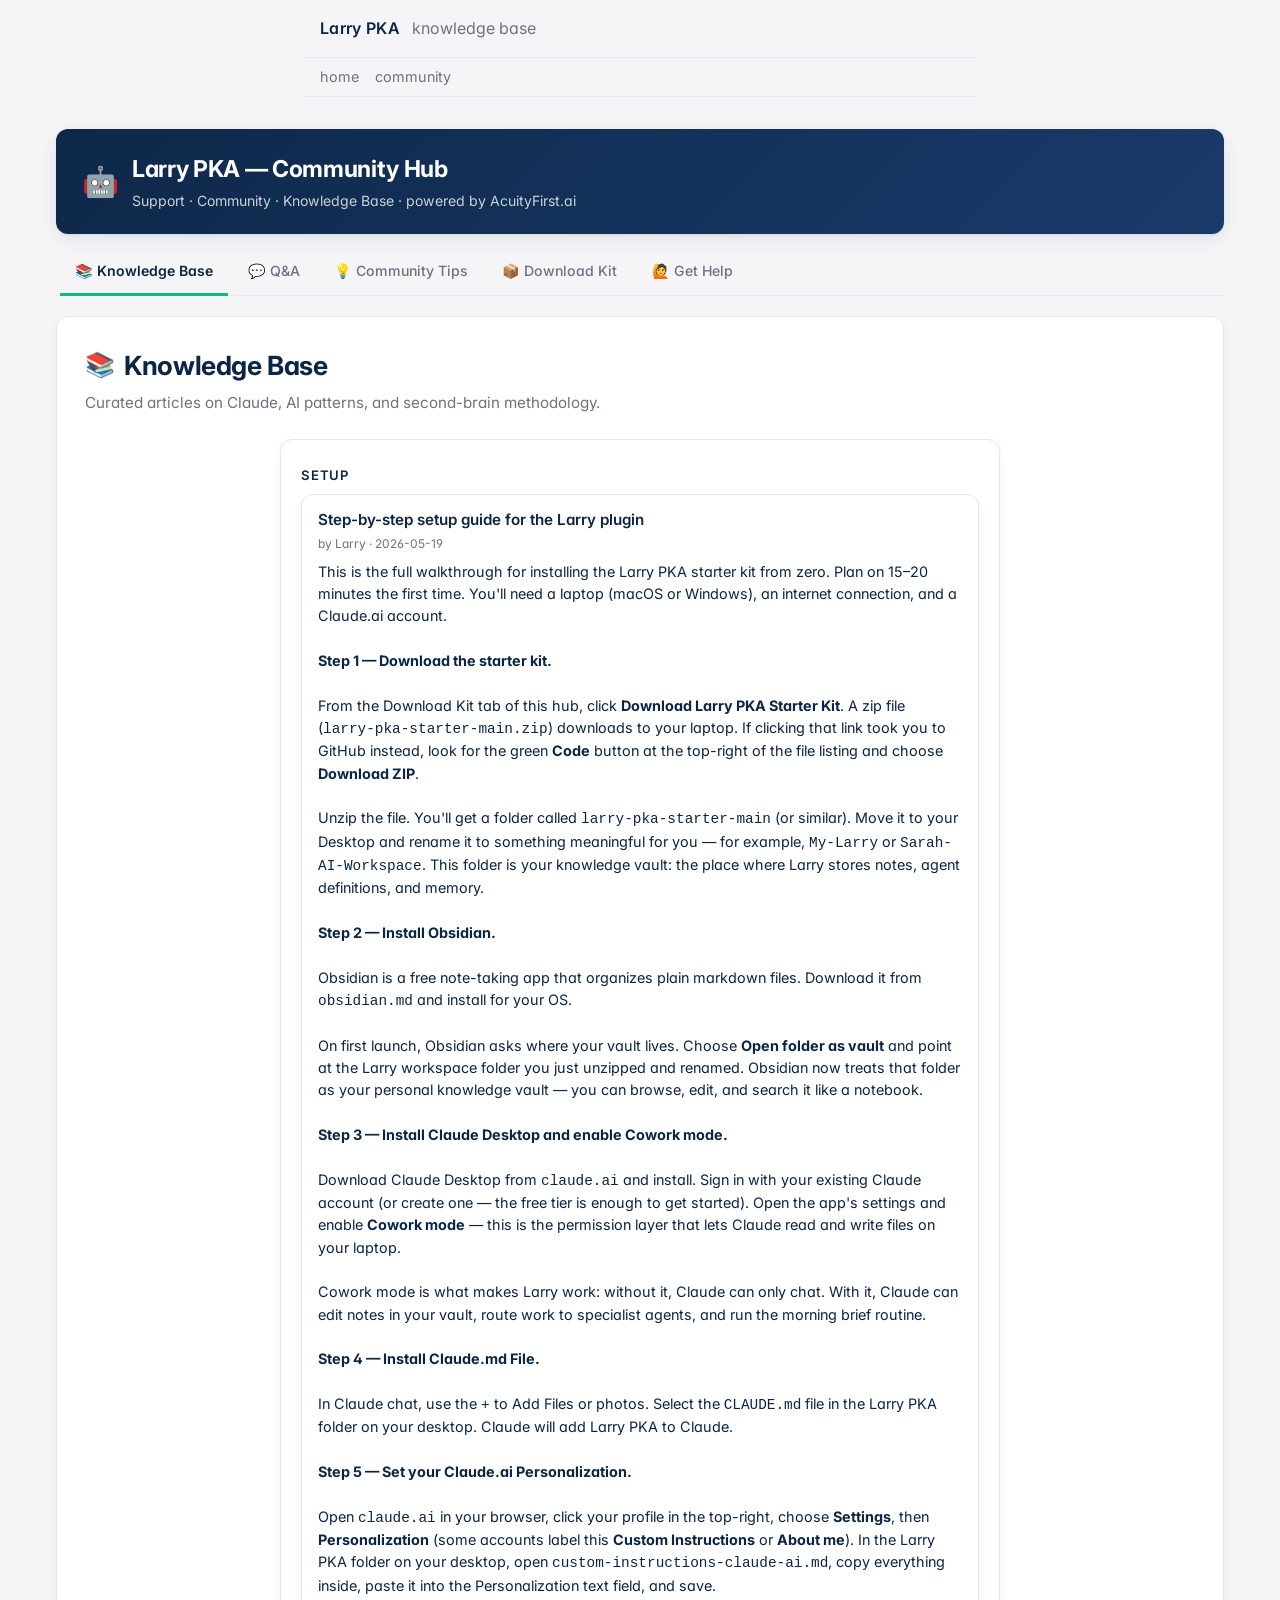
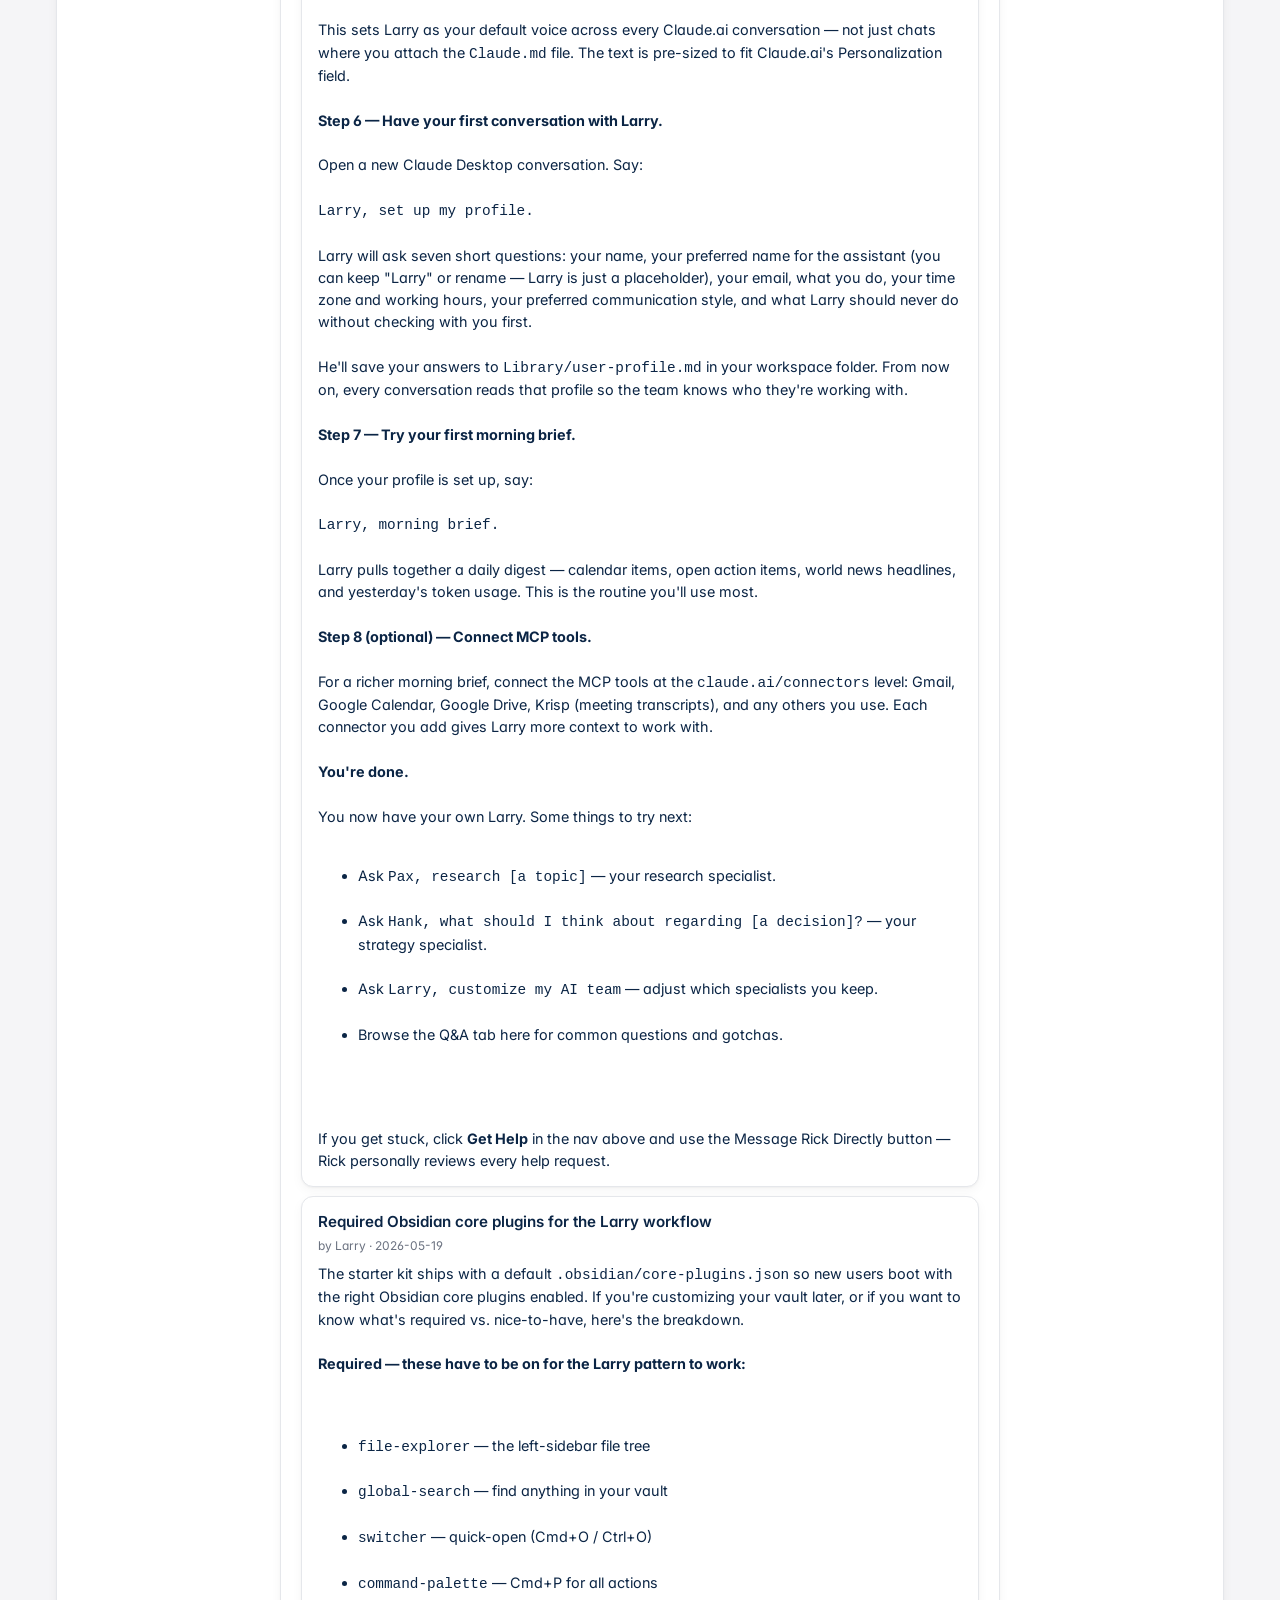
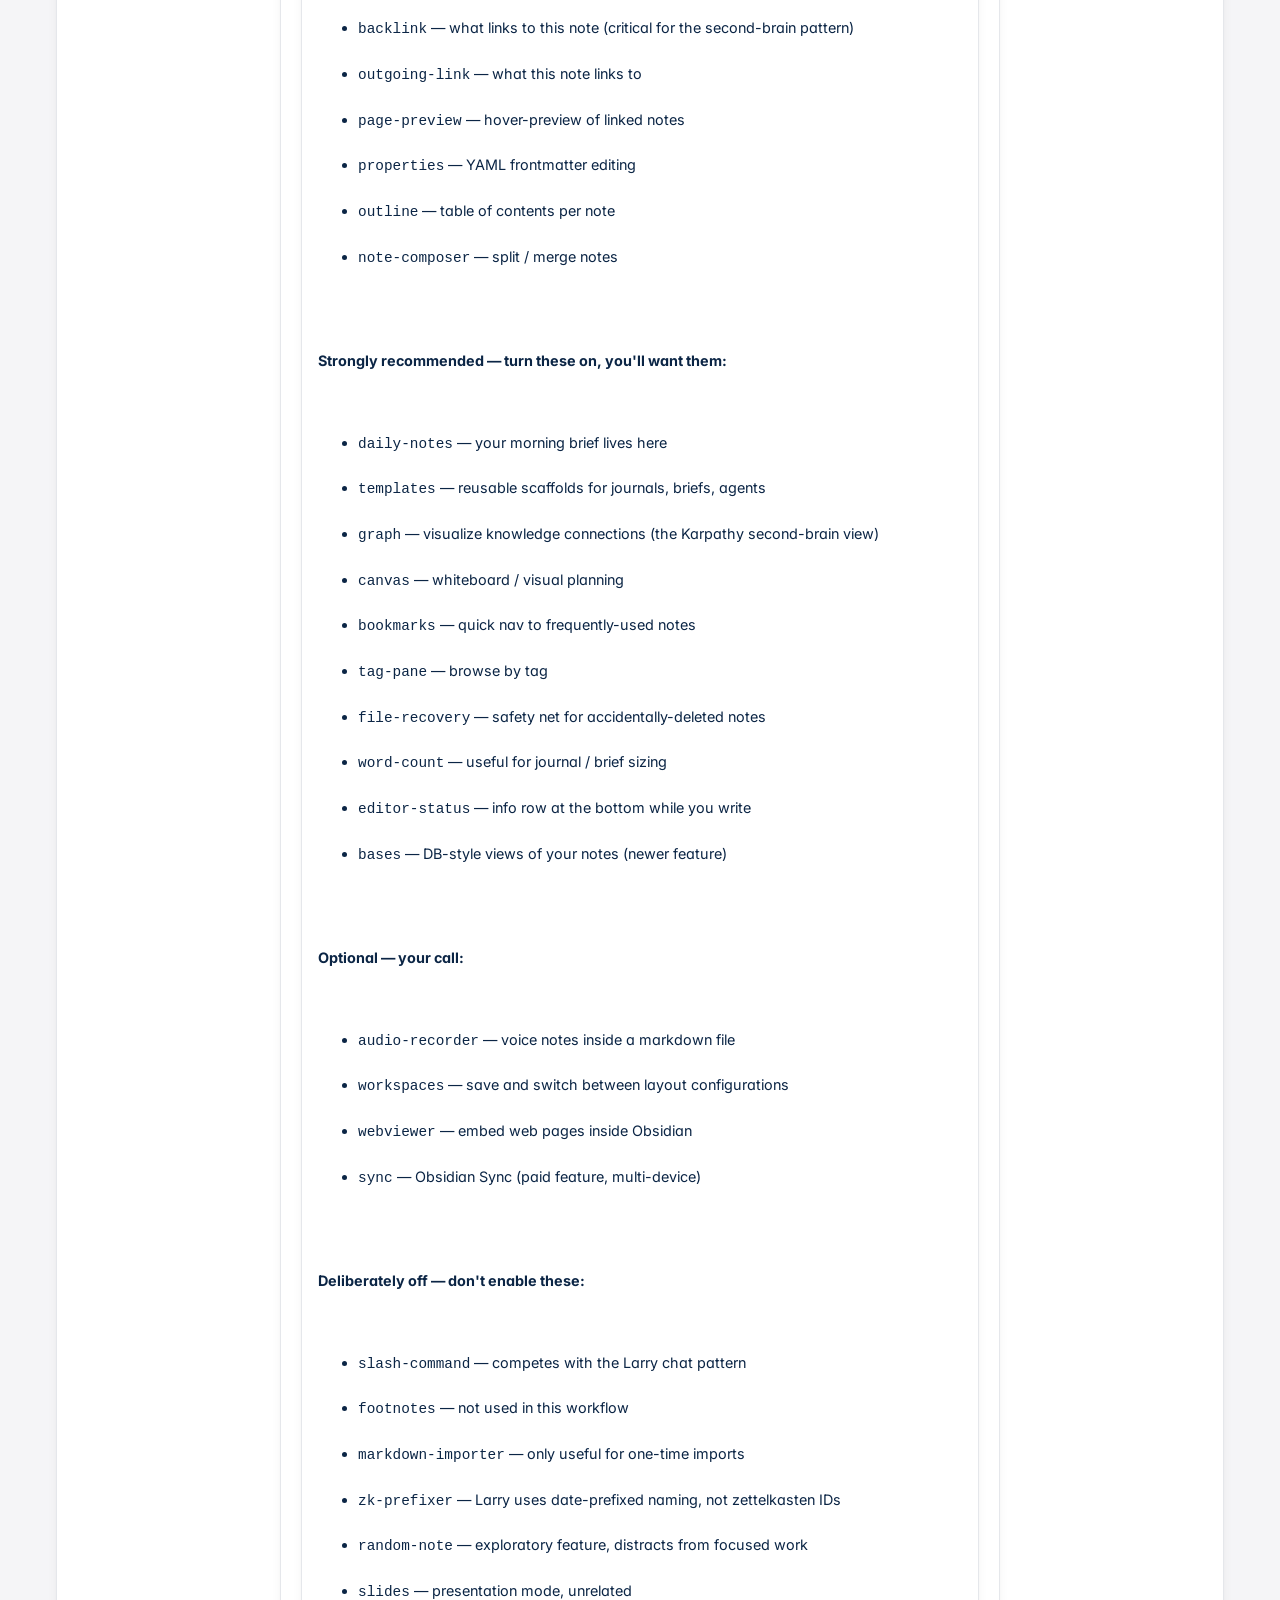
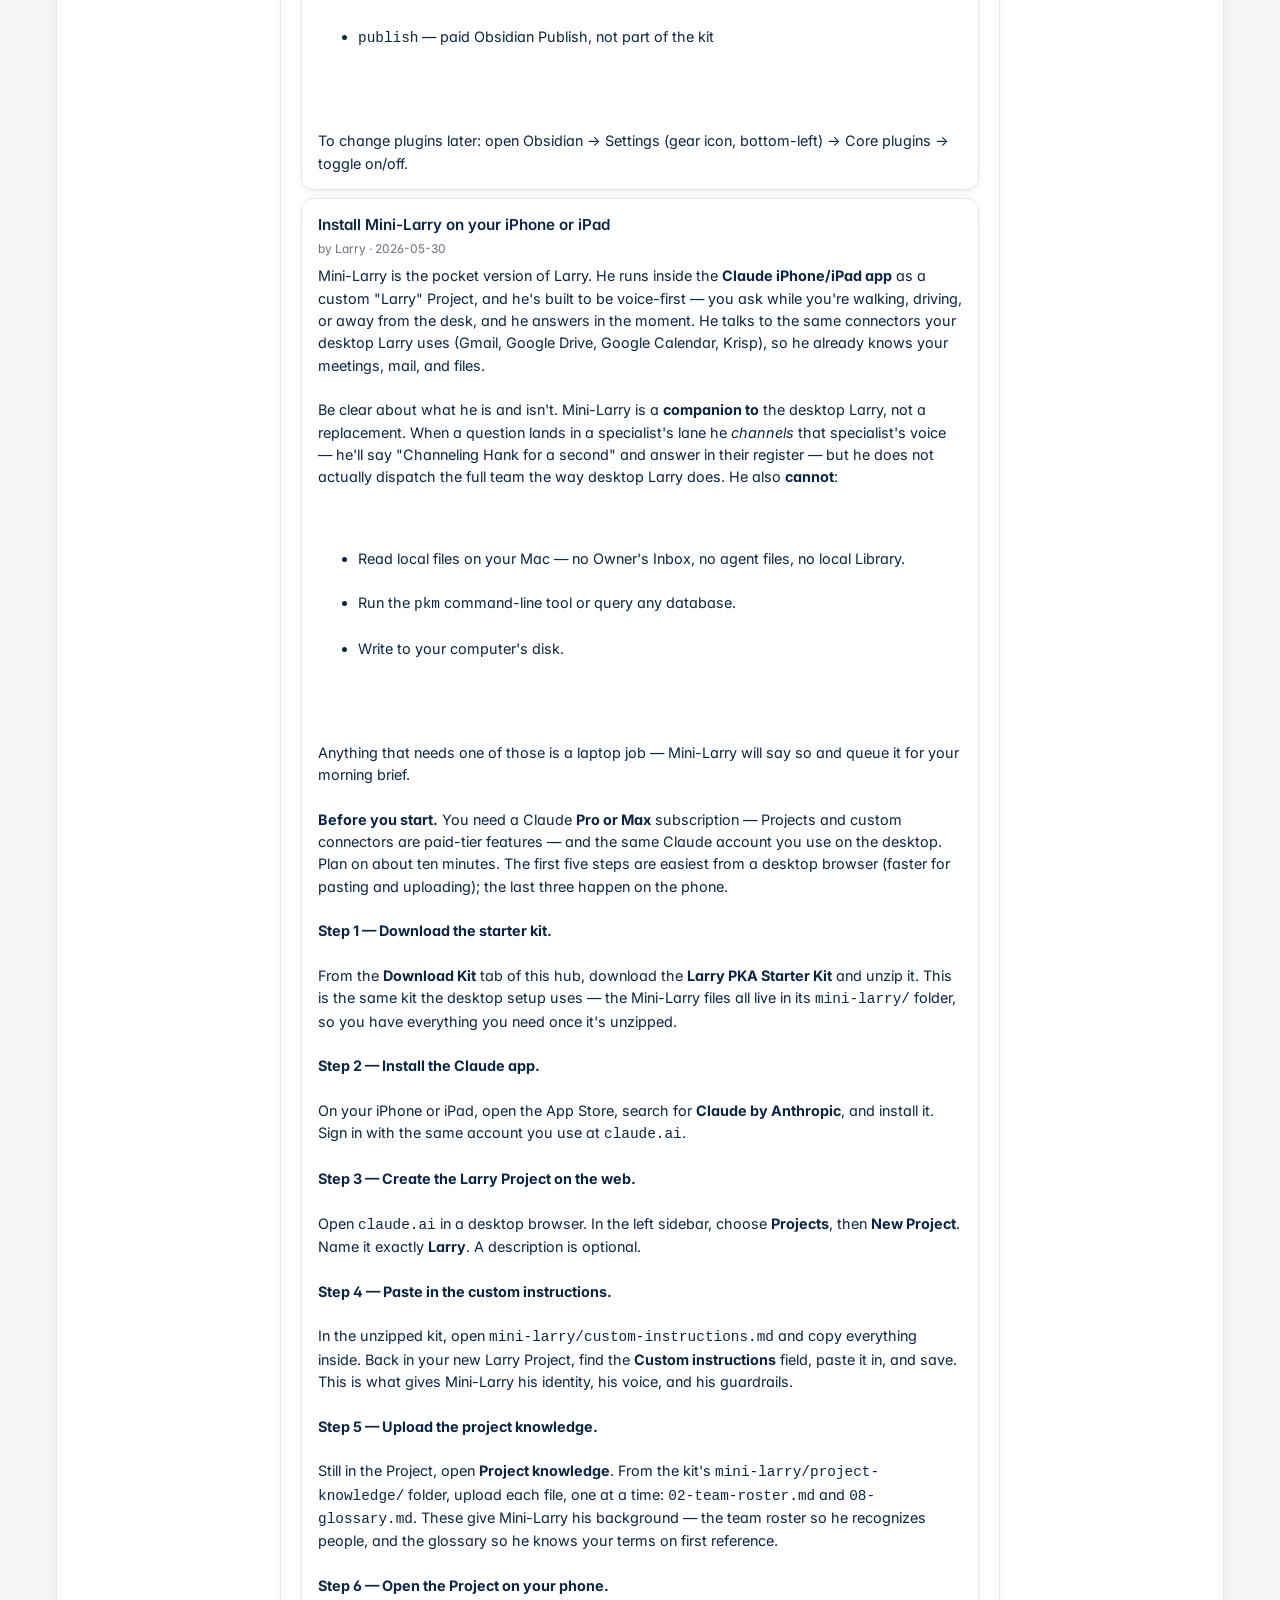
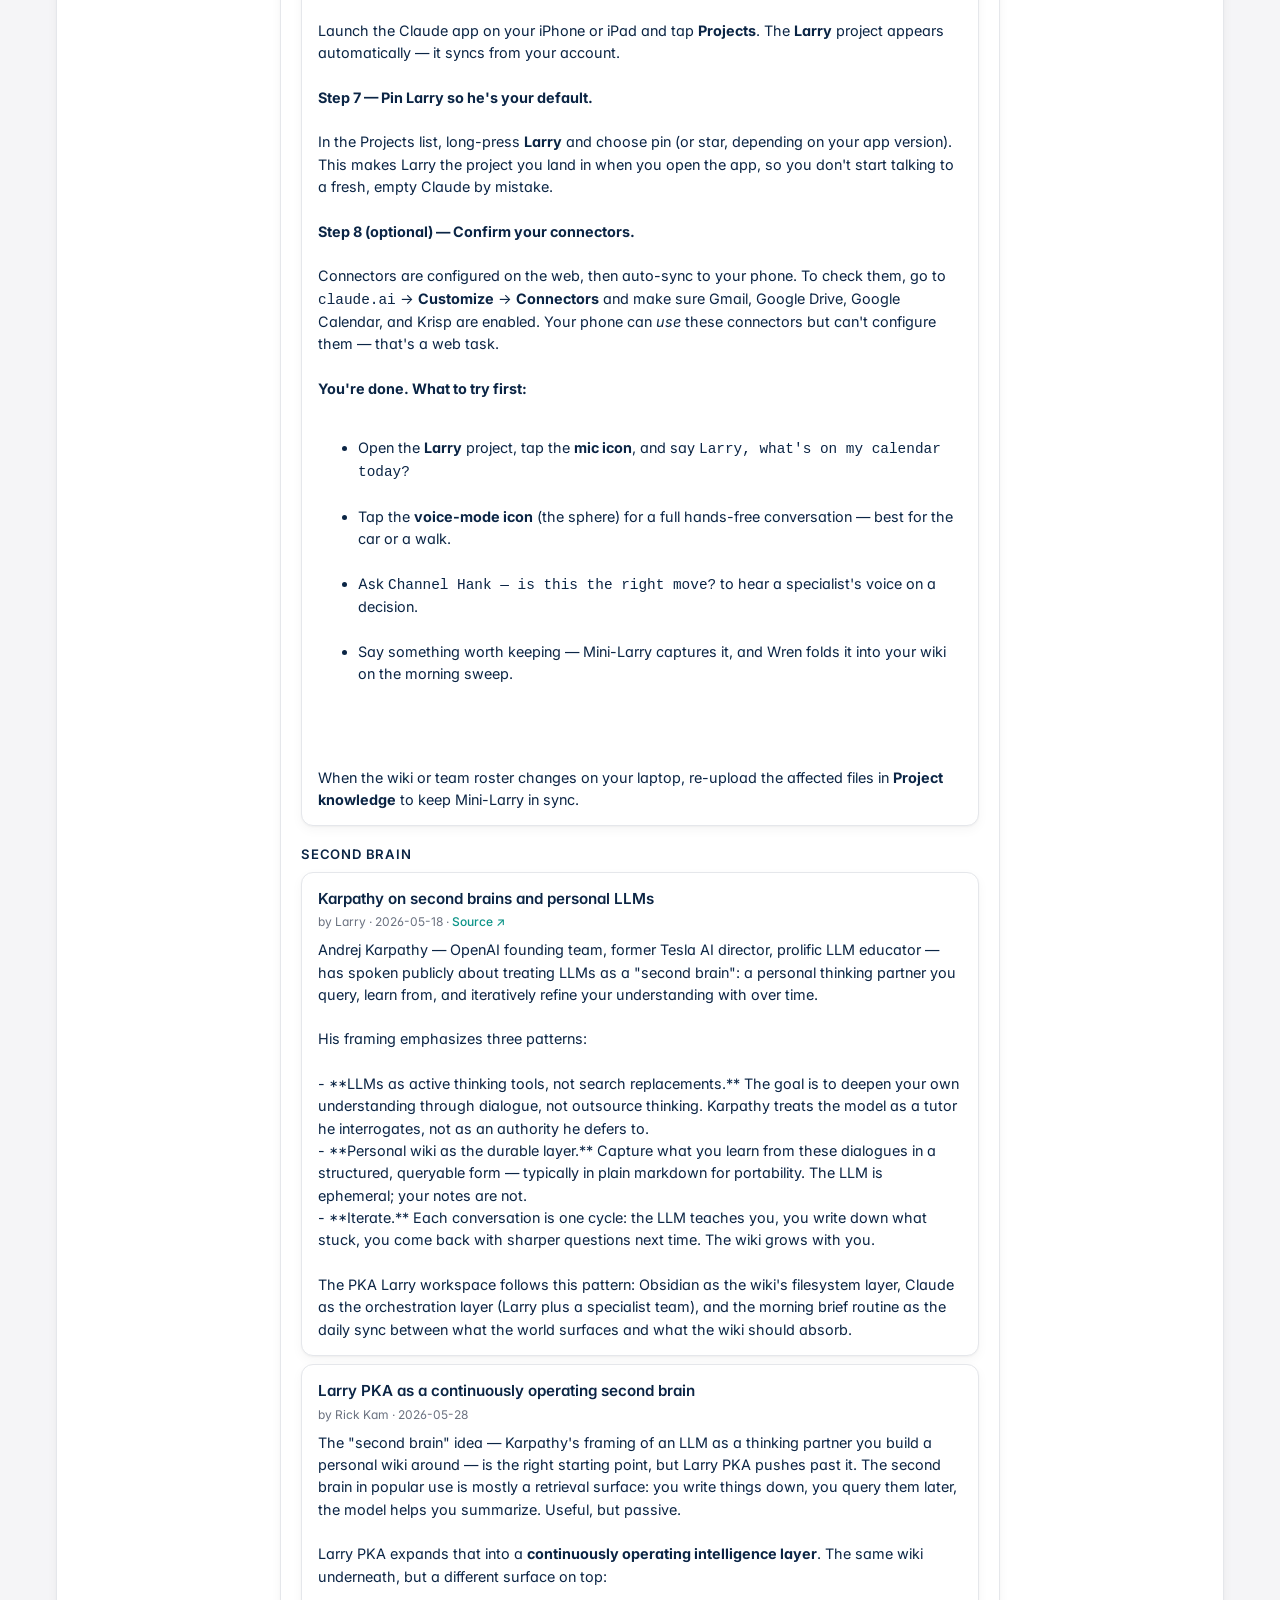
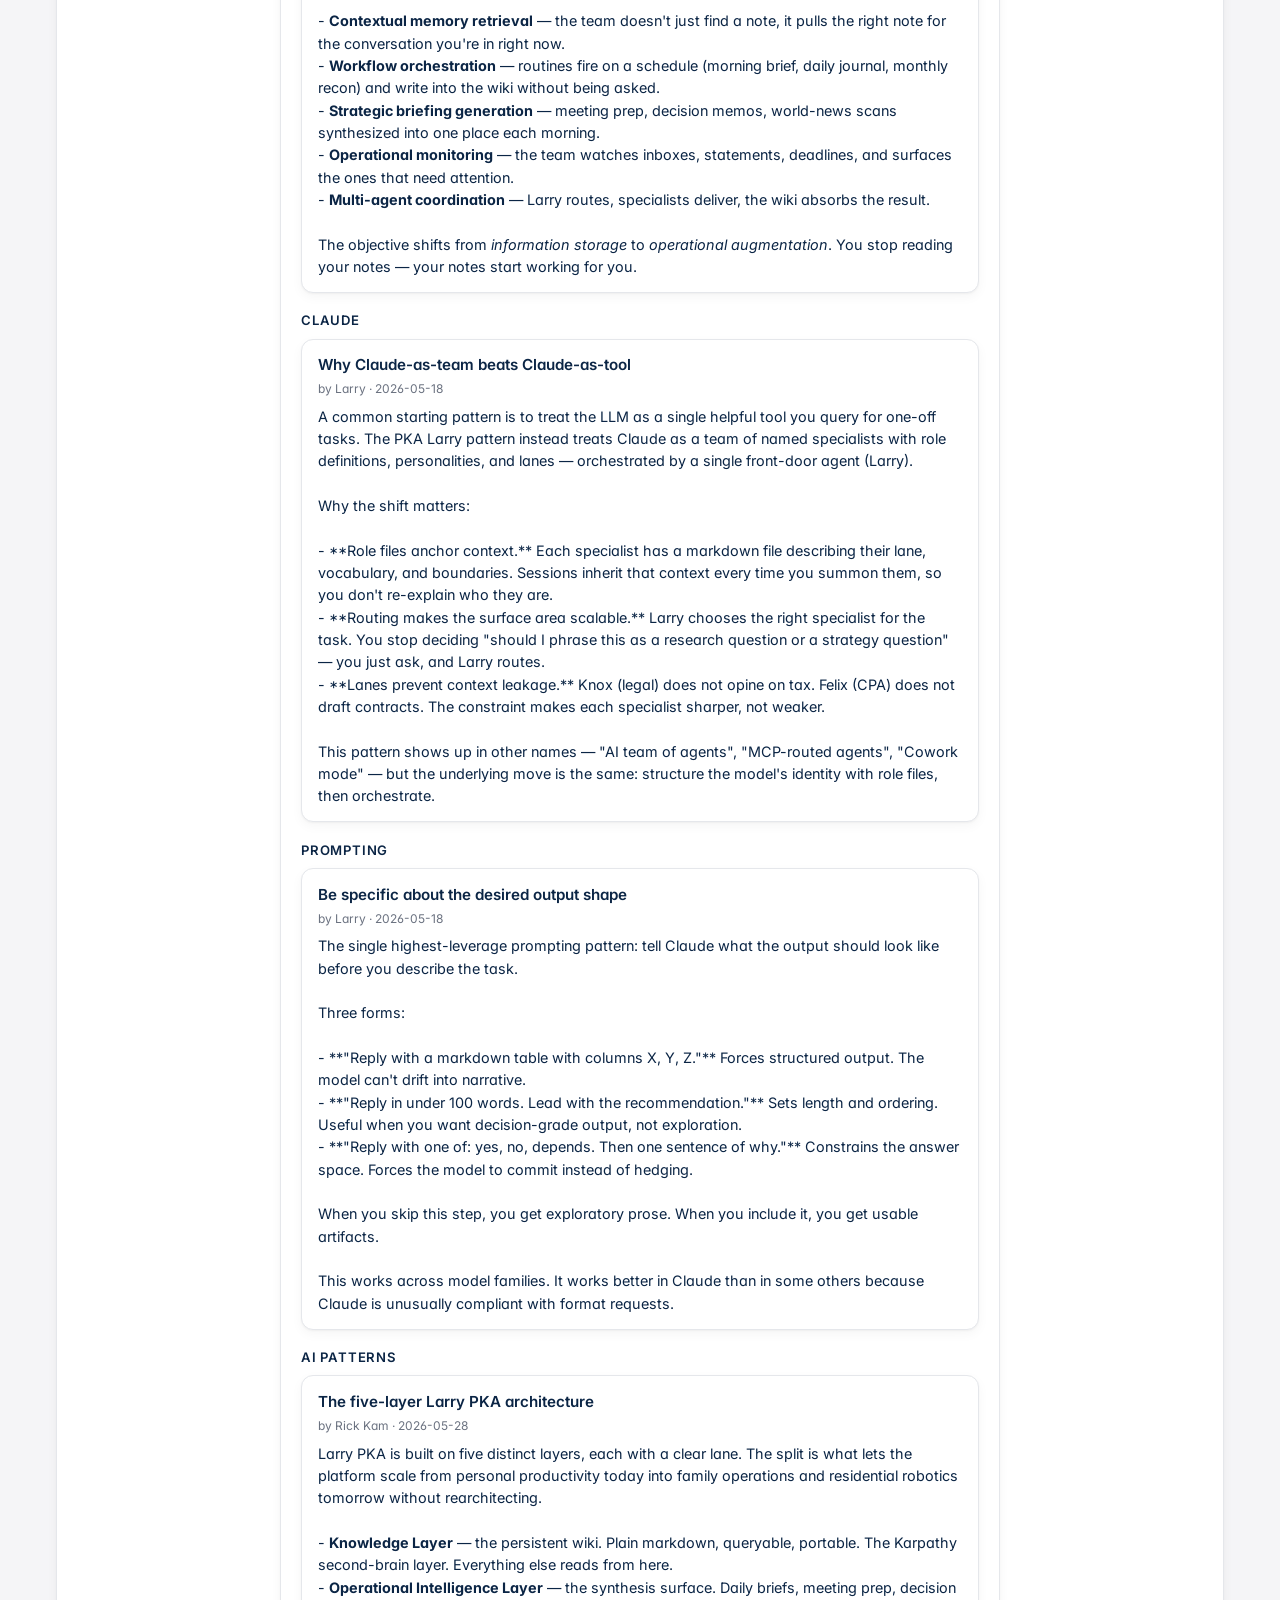
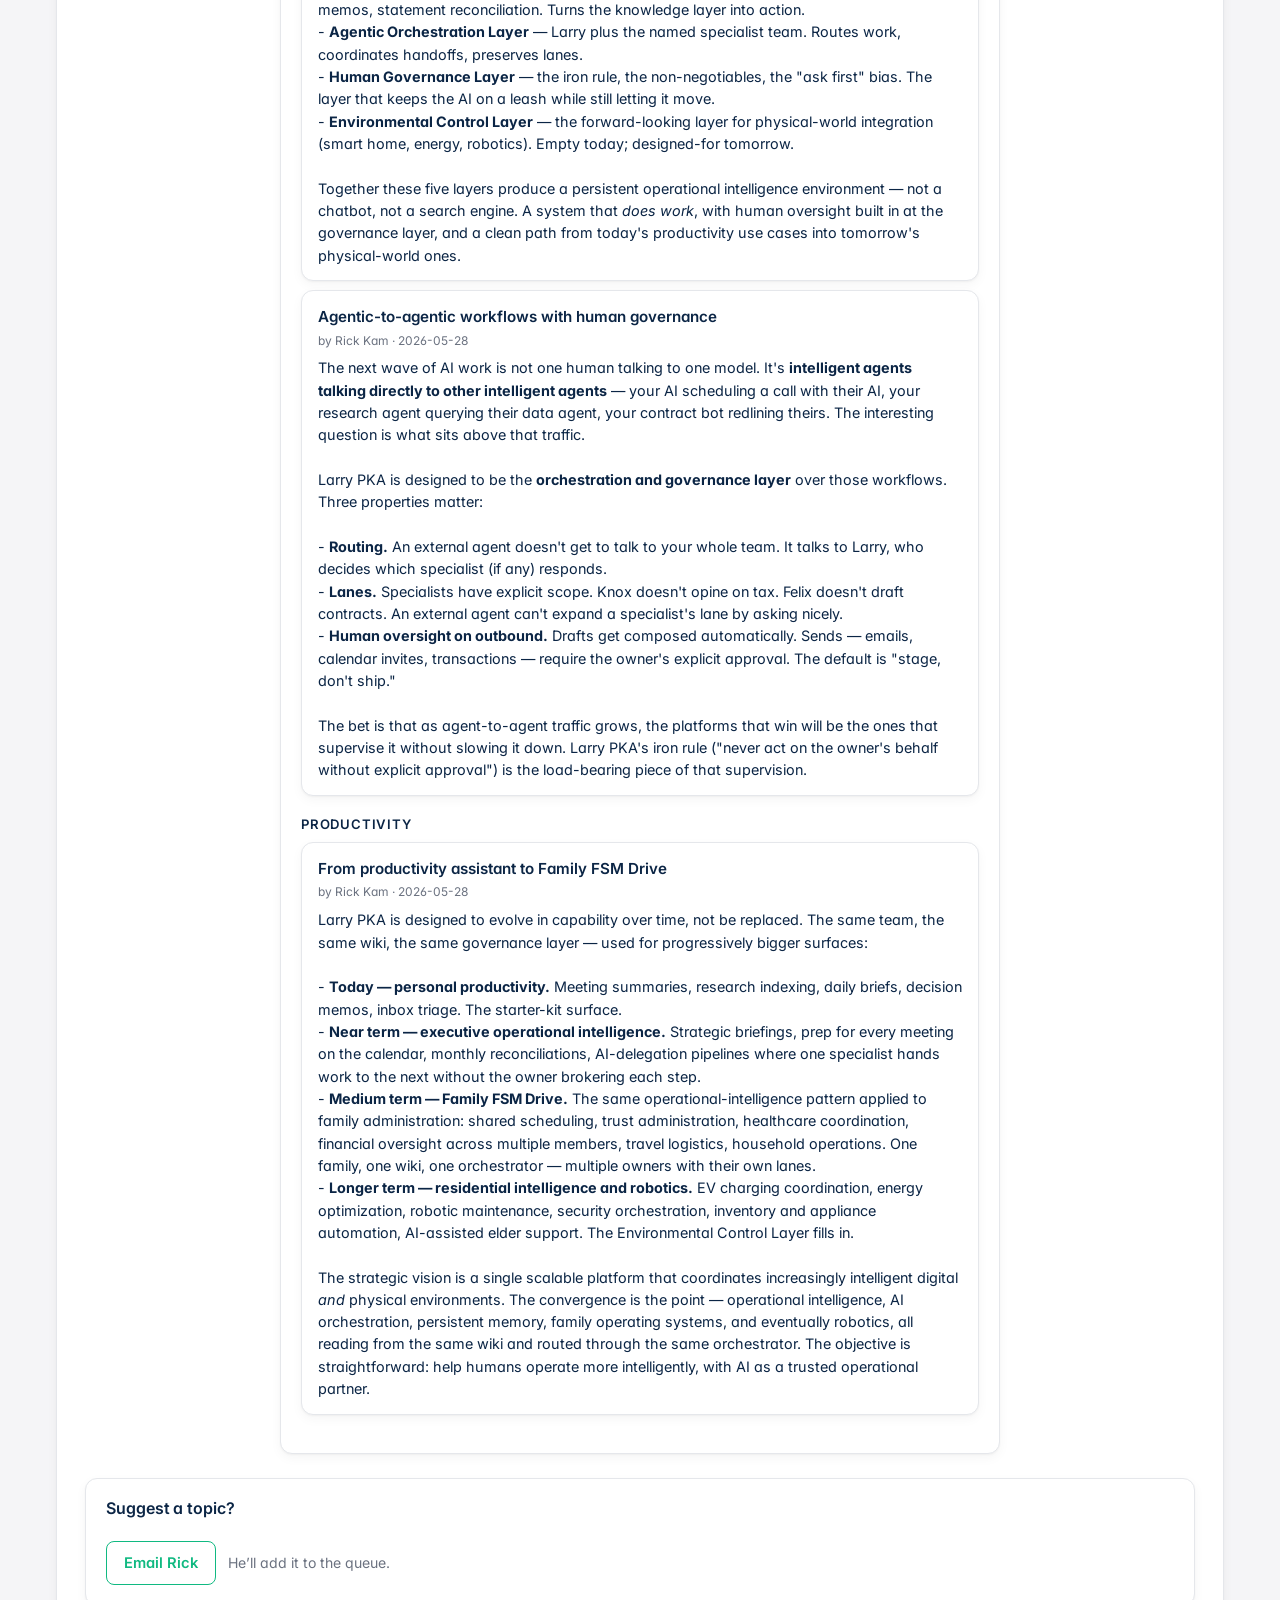
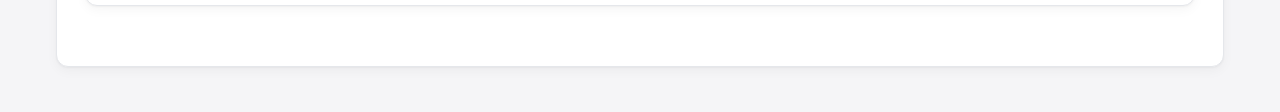
<file: community/knowledge/index.html>
<!DOCTYPE html>
<html lang="en">
<head>
  <meta charset="utf-8" />
  <meta name="viewport" content="width=device-width, initial-scale=1" />
  <meta name="robots" content="noindex, nofollow" />
  <title>knowledge base &mdash; pkm</title>
  <link rel="stylesheet" href="../../static/style.css" />
  <script src="../../static/tag-input.js" defer></script>
  <script src="../../static/keyboard.js" defer></script>
  <script src="../../static/copy-to-clipboard.js" defer></script>
  
  
  
  <link rel="preconnect" href="https://fonts.googleapis.com" />
  <link rel="preconnect" href="https://fonts.gstatic.com" crossorigin />
  <link rel="stylesheet"
        href="https://fonts.googleapis.com/css2?family=Inter:wght@400;500;600;700&display=swap" />
  <link rel="stylesheet" href="../../static/community-light.css" />

</head>
<body class="theme-community-light">
  <header class="site-header">
    <span class="brand">Larry PKA</span>
    <span class="subtitle">knowledge base</span>
  </header>
  <nav class="site-nav" aria-label="primary">
    <a href="../../index.html">home</a>
    <a href="../knowledge/">community</a>
  </nav>
  <main>
    

<header class="hub-header">
  <div class="hub-header__brand">
    <span class="hub-header__avatar" aria-hidden="true">🤖</span>
    <div>
      <h1 class="hub-header__title">Larry PKA &mdash; Community Hub</h1>
      <p class="hub-header__subtitle">Support &middot; Community &middot; Knowledge Base &middot; powered by AcuityFirst.ai</p>
    </div>
  </div>
</header>
<nav class="hub-tabs" aria-label="Community Hub sections">
  <a href="../knowledge/" class="hub-tab is-active"
     aria-current="page">📚 Knowledge Base</a>
  
  <a href="../qa/"       class="hub-tab "
     >💬 Q&amp;A</a>
  <a href="../tips/"     class="hub-tab "
     >💡 Community Tips</a>
  <a href="../download/" class="hub-tab "
     >📦 Download Kit</a>
  <a href="../help/"     class="hub-tab "
     >🙋 Get Help</a>
</nav>
<section class="panel">
  <h2 class="community-title">
    <span class="community-title__emoji" aria-hidden="true">📚</span>
    Knowledge Base
  </h2>
  <p class="community-subtitle">
    Curated articles on Claude, AI patterns, and second-brain methodology.
  </p>

  
  <section class="community-section">
    
    
      
    
      
    
      
    
      
    
      
    
      
    
      
    
    
      
        
      
    
      
        
      
    
      
        
      
    
      
        
      
    
      
        
      
    
      
        
      
    
      
        
      
    
      
        
      
    
      
        
      
    
      
        
      
    

    
      
      
      <section class="kb-group">
        <h3>Setup</h3>
        <div class="kb-cards">
          
          <article class="kb-card">
            <h4 class="kb-card__title">Step-by-step setup guide for the Larry plugin</h4>
            <p class="kb-card__meta">
              by Larry &middot; 2026-05-19
              
            </p>
            
            <div class="kb-card__body">This is the full walkthrough for installing the Larry PKA starter kit from zero. Plan on 15–20 minutes the first time. You&#x27;ll need a laptop (macOS or Windows), an internet connection, and a Claude.ai account.

<strong>Step 1 — Download the starter kit.</strong>

From the Download Kit tab of this hub, click <strong>Download Larry PKA Starter Kit</strong>. A zip file (<code>larry-pka-starter-main.zip</code>) downloads to your laptop. If clicking that link took you to GitHub instead, look for the green <strong>Code</strong> button at the top-right of the file listing and choose <strong>Download ZIP</strong>.

Unzip the file. You&#x27;ll get a folder called <code>larry-pka-starter-main</code> (or similar). Move it to your Desktop and rename it to something meaningful for you — for example, <code>My-Larry</code> or <code>Sarah-AI-Workspace</code>. This folder is your knowledge vault: the place where Larry stores notes, agent definitions, and memory.

<strong>Step 2 — Install Obsidian.</strong>

Obsidian is a free note-taking app that organizes plain markdown files. Download it from <code>obsidian.md</code> and install for your OS.

On first launch, Obsidian asks where your vault lives. Choose <strong>Open folder as vault</strong> and point at the Larry workspace folder you just unzipped and renamed. Obsidian now treats that folder as your personal knowledge vault — you can browse, edit, and search it like a notebook.

<strong>Step 3 — Install Claude Desktop and enable Cowork mode.</strong>

Download Claude Desktop from <code>claude.ai</code> and install. Sign in with your existing Claude account (or create one — the free tier is enough to get started). Open the app&#x27;s settings and enable <strong>Cowork mode</strong> — this is the permission layer that lets Claude read and write files on your laptop.

Cowork mode is what makes Larry work: without it, Claude can only chat. With it, Claude can edit notes in your vault, route work to specialist agents, and run the morning brief routine.

<strong>Step 4 — Install Claude.md File.</strong>

In Claude chat, use the <code>+</code> to Add Files or photos. Select the <code>CLAUDE.md</code> file in the Larry PKA folder on your desktop. Claude will add Larry PKA to Claude.

<strong>Step 5 — Set your Claude.ai Personalization.</strong>

Open <code>claude.ai</code> in your browser, click your profile in the top-right, choose <strong>Settings</strong>, then <strong>Personalization</strong> (some accounts label this <strong>Custom Instructions</strong> or <strong>About me</strong>). In the Larry PKA folder on your desktop, open <code>custom-instructions-claude-ai.md</code>, copy everything inside, paste it into the Personalization text field, and save.

This sets Larry as your default voice across every Claude.ai conversation — not just chats where you attach the <code>Claude.md</code> file. The text is pre-sized to fit Claude.ai&#x27;s Personalization field.

<strong>Step 6 — Have your first conversation with Larry.</strong>

Open a new Claude Desktop conversation. Say:

<code>Larry, set up my profile.</code>

Larry will ask seven short questions: your name, your preferred name for the assistant (you can keep &quot;Larry&quot; or rename — Larry is just a placeholder), your email, what you do, your time zone and working hours, your preferred communication style, and what Larry should never do without checking with you first.

He&#x27;ll save your answers to <code>Library/user-profile.md</code> in your workspace folder. From now on, every conversation reads that profile so the team knows who they&#x27;re working with.

<strong>Step 7 — Try your first morning brief.</strong>

Once your profile is set up, say:

<code>Larry, morning brief.</code>

Larry pulls together a daily digest — calendar items, open action items, world news headlines, and yesterday&#x27;s token usage. This is the routine you&#x27;ll use most.

<strong>Step 8 (optional) — Connect MCP tools.</strong>

For a richer morning brief, connect the MCP tools at the <code>claude.ai/connectors</code> level: Gmail, Google Calendar, Google Drive, Krisp (meeting transcripts), and any others you use. Each connector you add gives Larry more context to work with.

<strong>You&#x27;re done.</strong>

You now have your own Larry. Some things to try next:
<ul>
<li>Ask <code>Pax, research [a topic]</code> — your research specialist.</li>
<li>Ask <code>Hank, what should I think about regarding [a decision]?</code> — your strategy specialist.</li>
<li>Ask <code>Larry, customize my AI team</code> — adjust which specialists you keep.</li>
<li>Browse the Q&amp;A tab here for common questions and gotchas.</li>
</ul>

If you get stuck, click <strong>Get Help</strong> in the nav above and use the Message Rick Directly button — Rick personally reviews every help request.</div>
          </article>
          
          <article class="kb-card">
            <h4 class="kb-card__title">Required Obsidian core plugins for the Larry workflow</h4>
            <p class="kb-card__meta">
              by Larry &middot; 2026-05-19
              
            </p>
            
            <div class="kb-card__body">The starter kit ships with a default <code>.obsidian/core-plugins.json</code> so new users boot with the right Obsidian core plugins enabled. If you&#x27;re customizing your vault later, or if you want to know what&#x27;s required vs. nice-to-have, here&#x27;s the breakdown.

<strong>Required — these have to be on for the Larry pattern to work:</strong>

<ul>
<li><code>file-explorer</code> — the left-sidebar file tree</li>
<li><code>global-search</code> — find anything in your vault</li>
<li><code>switcher</code> — quick-open (Cmd+O / Ctrl+O)</li>
<li><code>command-palette</code> — Cmd+P for all actions</li>
<li><code>backlink</code> — what links to this note (critical for the second-brain pattern)</li>
<li><code>outgoing-link</code> — what this note links to</li>
<li><code>page-preview</code> — hover-preview of linked notes</li>
<li><code>properties</code> — YAML frontmatter editing</li>
<li><code>outline</code> — table of contents per note</li>
<li><code>note-composer</code> — split / merge notes</li>
</ul>

<strong>Strongly recommended — turn these on, you&#x27;ll want them:</strong>

<ul>
<li><code>daily-notes</code> — your morning brief lives here</li>
<li><code>templates</code> — reusable scaffolds for journals, briefs, agents</li>
<li><code>graph</code> — visualize knowledge connections (the Karpathy second-brain view)</li>
<li><code>canvas</code> — whiteboard / visual planning</li>
<li><code>bookmarks</code> — quick nav to frequently-used notes</li>
<li><code>tag-pane</code> — browse by tag</li>
<li><code>file-recovery</code> — safety net for accidentally-deleted notes</li>
<li><code>word-count</code> — useful for journal / brief sizing</li>
<li><code>editor-status</code> — info row at the bottom while you write</li>
<li><code>bases</code> — DB-style views of your notes (newer feature)</li>
</ul>

<strong>Optional — your call:</strong>

<ul>
<li><code>audio-recorder</code> — voice notes inside a markdown file</li>
<li><code>workspaces</code> — save and switch between layout configurations</li>
<li><code>webviewer</code> — embed web pages inside Obsidian</li>
<li><code>sync</code> — Obsidian Sync (paid feature, multi-device)</li>
</ul>

<strong>Deliberately off — don&#x27;t enable these:</strong>

<ul>
<li><code>slash-command</code> — competes with the Larry chat pattern</li>
<li><code>footnotes</code> — not used in this workflow</li>
<li><code>markdown-importer</code> — only useful for one-time imports</li>
<li><code>zk-prefixer</code> — Larry uses date-prefixed naming, not zettelkasten IDs</li>
<li><code>random-note</code> — exploratory feature, distracts from focused work</li>
<li><code>slides</code> — presentation mode, unrelated</li>
<li><code>publish</code> — paid Obsidian Publish, not part of the kit</li>
</ul>

To change plugins later: open Obsidian → Settings (gear icon, bottom-left) → Core plugins → toggle on/off.</div>
          </article>
          
          <article class="kb-card">
            <h4 class="kb-card__title">Install Mini-Larry on your iPhone or iPad</h4>
            <p class="kb-card__meta">
              by Larry &middot; 2026-05-30
              
            </p>
            
            <div class="kb-card__body">Mini-Larry is the pocket version of Larry. He runs inside the <strong>Claude iPhone/iPad app</strong> as a custom &quot;Larry&quot; Project, and he&#x27;s built to be voice-first — you ask while you&#x27;re walking, driving, or away from the desk, and he answers in the moment. He talks to the same connectors your desktop Larry uses (Gmail, Google Drive, Google Calendar, Krisp), so he already knows your meetings, mail, and files.

Be clear about what he is and isn&#x27;t. Mini-Larry is a <strong>companion to</strong> the desktop Larry, not a replacement. When a question lands in a specialist&#x27;s lane he <em>channels</em> that specialist&#x27;s voice — he&#x27;ll say &quot;Channeling Hank for a second&quot; and answer in their register — but he does not actually dispatch the full team the way desktop Larry does. He also <strong>cannot</strong>:

<ul>
<li>Read local files on your Mac — no Owner&#x27;s Inbox, no agent files, no local Library.</li>
<li>Run the <code>pkm</code> command-line tool or query any database.</li>
<li>Write to your computer&#x27;s disk.</li>
</ul>

Anything that needs one of those is a laptop job — Mini-Larry will say so and queue it for your morning brief.

<strong>Before you start.</strong> You need a Claude <strong>Pro or Max</strong> subscription — Projects and custom connectors are paid-tier features — and the same Claude account you use on the desktop. Plan on about ten minutes. The first five steps are easiest from a desktop browser (faster for pasting and uploading); the last three happen on the phone.

<strong>Step 1 — Download the starter kit.</strong>

From the <strong>Download Kit</strong> tab of this hub, download the <strong>Larry PKA Starter Kit</strong> and unzip it. This is the same kit the desktop setup uses — the Mini-Larry files all live in its <code>mini-larry/</code> folder, so you have everything you need once it&#x27;s unzipped.

<strong>Step 2 — Install the Claude app.</strong>

On your iPhone or iPad, open the App Store, search for <strong>Claude by Anthropic</strong>, and install it. Sign in with the same account you use at <code>claude.ai</code>.

<strong>Step 3 — Create the Larry Project on the web.</strong>

Open <code>claude.ai</code> in a desktop browser. In the left sidebar, choose <strong>Projects</strong>, then <strong>New Project</strong>. Name it exactly <strong>Larry</strong>. A description is optional.

<strong>Step 4 — Paste in the custom instructions.</strong>

In the unzipped kit, open <code>mini-larry/custom-instructions.md</code> and copy everything inside. Back in your new Larry Project, find the <strong>Custom instructions</strong> field, paste it in, and save. This is what gives Mini-Larry his identity, his voice, and his guardrails.

<strong>Step 5 — Upload the project knowledge.</strong>

Still in the Project, open <strong>Project knowledge</strong>. From the kit&#x27;s <code>mini-larry/project-knowledge/</code> folder, upload each file, one at a time: <code>02-team-roster.md</code> and <code>08-glossary.md</code>. These give Mini-Larry his background — the team roster so he recognizes people, and the glossary so he knows your terms on first reference.

<strong>Step 6 — Open the Project on your phone.</strong>

Launch the Claude app on your iPhone or iPad and tap <strong>Projects</strong>. The <strong>Larry</strong> project appears automatically — it syncs from your account.

<strong>Step 7 — Pin Larry so he&#x27;s your default.</strong>

In the Projects list, long-press <strong>Larry</strong> and choose pin (or star, depending on your app version). This makes Larry the project you land in when you open the app, so you don&#x27;t start talking to a fresh, empty Claude by mistake.

<strong>Step 8 (optional) — Confirm your connectors.</strong>

Connectors are configured on the web, then auto-sync to your phone. To check them, go to <code>claude.ai</code> → <strong>Customize</strong> → <strong>Connectors</strong> and make sure Gmail, Google Drive, Google Calendar, and Krisp are enabled. Your phone can <em>use</em> these connectors but can&#x27;t configure them — that&#x27;s a web task.

<strong>You&#x27;re done. What to try first:</strong>
<ul>
<li>Open the <strong>Larry</strong> project, tap the <strong>mic icon</strong>, and say <code>Larry, what&#x27;s on my calendar today?</code></li>
<li>Tap the <strong>voice-mode icon</strong> (the sphere) for a full hands-free conversation — best for the car or a walk.</li>
<li>Ask <code>Channel Hank — is this the right move?</code> to hear a specialist&#x27;s voice on a decision.</li>
<li>Say something worth keeping — Mini-Larry captures it, and Wren folds it into your wiki on the morning sweep.</li>
</ul>

When the wiki or team roster changes on your laptop, re-upload the affected files in <strong>Project knowledge</strong> to keep Mini-Larry in sync.</div>
          </article>
          
        </div>
      </section>
      
    
      
      
      <section class="kb-group">
        <h3>Second brain</h3>
        <div class="kb-cards">
          
          <article class="kb-card">
            <h4 class="kb-card__title">Karpathy on second brains and personal LLMs</h4>
            <p class="kb-card__meta">
              by Larry &middot; 2026-05-18
              
              &middot;
              <a class="kb-source-link"
                 href="https://karpathy.ai/"
                 target="_blank"
                 rel="noopener noreferrer">Source &nearr;</a>
              
            </p>
            
            <div class="kb-card__body">Andrej Karpathy — OpenAI founding team, former Tesla AI director, prolific LLM educator — has spoken publicly about treating LLMs as a &quot;second brain&quot;: a personal thinking partner you query, learn from, and iteratively refine your understanding with over time.

His framing emphasizes three patterns:

- **LLMs as active thinking tools, not search replacements.** The goal is to deepen your own understanding through dialogue, not outsource thinking. Karpathy treats the model as a tutor he interrogates, not as an authority he defers to.
- **Personal wiki as the durable layer.** Capture what you learn from these dialogues in a structured, queryable form — typically in plain markdown for portability. The LLM is ephemeral; your notes are not.
- **Iterate.** Each conversation is one cycle: the LLM teaches you, you write down what stuck, you come back with sharper questions next time. The wiki grows with you.

The PKA Larry workspace follows this pattern: Obsidian as the wiki&#x27;s filesystem layer, Claude as the orchestration layer (Larry plus a specialist team), and the morning brief routine as the daily sync between what the world surfaces and what the wiki should absorb.</div>
          </article>
          
          <article class="kb-card">
            <h4 class="kb-card__title">Larry PKA as a continuously operating second brain</h4>
            <p class="kb-card__meta">
              by Rick Kam &middot; 2026-05-28
              
            </p>
            
            <div class="kb-card__body">The &quot;second brain&quot; idea — Karpathy&#x27;s framing of an LLM as a thinking partner you build a personal wiki around — is the right starting point, but Larry PKA pushes past it. The second brain in popular use is mostly a retrieval surface: you write things down, you query them later, the model helps you summarize. Useful, but passive.

Larry PKA expands that into a <strong>continuously operating intelligence layer</strong>. The same wiki underneath, but a different surface on top:

- <strong>Contextual memory retrieval</strong> — the team doesn&#x27;t just find a note, it pulls the right note for the conversation you&#x27;re in right now.
- <strong>Workflow orchestration</strong> — routines fire on a schedule (morning brief, daily journal, monthly recon) and write into the wiki without being asked.
- <strong>Strategic briefing generation</strong> — meeting prep, decision memos, world-news scans synthesized into one place each morning.
- <strong>Operational monitoring</strong> — the team watches inboxes, statements, deadlines, and surfaces the ones that need attention.
- <strong>Multi-agent coordination</strong> — Larry routes, specialists deliver, the wiki absorbs the result.

The objective shifts from <em>information storage</em> to <em>operational augmentation</em>. You stop reading your notes — your notes start working for you.</div>
          </article>
          
        </div>
      </section>
      
    
      
      
      <section class="kb-group">
        <h3>Claude</h3>
        <div class="kb-cards">
          
          <article class="kb-card">
            <h4 class="kb-card__title">Why Claude-as-team beats Claude-as-tool</h4>
            <p class="kb-card__meta">
              by Larry &middot; 2026-05-18
              
            </p>
            
            <div class="kb-card__body">A common starting pattern is to treat the LLM as a single helpful tool you query for one-off tasks. The PKA Larry pattern instead treats Claude as a team of named specialists with role definitions, personalities, and lanes — orchestrated by a single front-door agent (Larry).

Why the shift matters:

- **Role files anchor context.** Each specialist has a markdown file describing their lane, vocabulary, and boundaries. Sessions inherit that context every time you summon them, so you don&#x27;t re-explain who they are.
- **Routing makes the surface area scalable.** Larry chooses the right specialist for the task. You stop deciding &quot;should I phrase this as a research question or a strategy question&quot; — you just ask, and Larry routes.
- **Lanes prevent context leakage.** Knox (legal) does not opine on tax. Felix (CPA) does not draft contracts. The constraint makes each specialist sharper, not weaker.

This pattern shows up in other names — &quot;AI team of agents&quot;, &quot;MCP-routed agents&quot;, &quot;Cowork mode&quot; — but the underlying move is the same: structure the model&#x27;s identity with role files, then orchestrate.</div>
          </article>
          
        </div>
      </section>
      
    
      
      
      <section class="kb-group">
        <h3>Prompting</h3>
        <div class="kb-cards">
          
          <article class="kb-card">
            <h4 class="kb-card__title">Be specific about the desired output shape</h4>
            <p class="kb-card__meta">
              by Larry &middot; 2026-05-18
              
            </p>
            
            <div class="kb-card__body">The single highest-leverage prompting pattern: tell Claude what the output should look like before you describe the task.

Three forms:

- **&quot;Reply with a markdown table with columns X, Y, Z.&quot;** Forces structured output. The model can&#x27;t drift into narrative.
- **&quot;Reply in under 100 words. Lead with the recommendation.&quot;** Sets length and ordering. Useful when you want decision-grade output, not exploration.
- **&quot;Reply with one of: yes, no, depends. Then one sentence of why.&quot;** Constrains the answer space. Forces the model to commit instead of hedging.

When you skip this step, you get exploratory prose. When you include it, you get usable artifacts.

This works across model families. It works better in Claude than in some others because Claude is unusually compliant with format requests.</div>
          </article>
          
        </div>
      </section>
      
    
      
      
      <section class="kb-group">
        <h3>AI patterns</h3>
        <div class="kb-cards">
          
          <article class="kb-card">
            <h4 class="kb-card__title">The five-layer Larry PKA architecture</h4>
            <p class="kb-card__meta">
              by Rick Kam &middot; 2026-05-28
              
            </p>
            
            <div class="kb-card__body">Larry PKA is built on five distinct layers, each with a clear lane. The split is what lets the platform scale from personal productivity today into family operations and residential robotics tomorrow without rearchitecting.

- <strong>Knowledge Layer</strong> — the persistent wiki. Plain markdown, queryable, portable. The Karpathy second-brain layer. Everything else reads from here.
- <strong>Operational Intelligence Layer</strong> — the synthesis surface. Daily briefs, meeting prep, decision memos, statement reconciliation. Turns the knowledge layer into action.
- <strong>Agentic Orchestration Layer</strong> — Larry plus the named specialist team. Routes work, coordinates handoffs, preserves lanes.
- <strong>Human Governance Layer</strong> — the iron rule, the non-negotiables, the &quot;ask first&quot; bias. The layer that keeps the AI on a leash while still letting it move.
- <strong>Environmental Control Layer</strong> — the forward-looking layer for physical-world integration (smart home, energy, robotics). Empty today; designed-for tomorrow.

Together these five layers produce a persistent operational intelligence environment — not a chatbot, not a search engine. A system that <em>does work</em>, with human oversight built in at the governance layer, and a clean path from today&#x27;s productivity use cases into tomorrow&#x27;s physical-world ones.</div>
          </article>
          
          <article class="kb-card">
            <h4 class="kb-card__title">Agentic-to-agentic workflows with human governance</h4>
            <p class="kb-card__meta">
              by Rick Kam &middot; 2026-05-28
              
            </p>
            
            <div class="kb-card__body">The next wave of AI work is not one human talking to one model. It&#x27;s <strong>intelligent agents talking directly to other intelligent agents</strong> — your AI scheduling a call with their AI, your research agent querying their data agent, your contract bot redlining theirs. The interesting question is what sits above that traffic.

Larry PKA is designed to be the <strong>orchestration and governance layer</strong> over those workflows. Three properties matter:

- <strong>Routing.</strong> An external agent doesn&#x27;t get to talk to your whole team. It talks to Larry, who decides which specialist (if any) responds.
- <strong>Lanes.</strong> Specialists have explicit scope. Knox doesn&#x27;t opine on tax. Felix doesn&#x27;t draft contracts. An external agent can&#x27;t expand a specialist&#x27;s lane by asking nicely.
- <strong>Human oversight on outbound.</strong> Drafts get composed automatically. Sends — emails, calendar invites, transactions — require the owner&#x27;s explicit approval. The default is &quot;stage, don&#x27;t ship.&quot;

The bet is that as agent-to-agent traffic grows, the platforms that win will be the ones that supervise it without slowing it down. Larry PKA&#x27;s iron rule (&quot;never act on the owner&#x27;s behalf without explicit approval&quot;) is the load-bearing piece of that supervision.</div>
          </article>
          
        </div>
      </section>
      
    
      
      
    
      
      
      <section class="kb-group">
        <h3>Productivity</h3>
        <div class="kb-cards">
          
          <article class="kb-card">
            <h4 class="kb-card__title">From productivity assistant to Family FSM Drive</h4>
            <p class="kb-card__meta">
              by Rick Kam &middot; 2026-05-28
              
            </p>
            
            <div class="kb-card__body">Larry PKA is designed to evolve in capability over time, not be replaced. The same team, the same wiki, the same governance layer — used for progressively bigger surfaces:

- <strong>Today — personal productivity.</strong> Meeting summaries, research indexing, daily briefs, decision memos, inbox triage. The starter-kit surface.
- <strong>Near term — executive operational intelligence.</strong> Strategic briefings, prep for every meeting on the calendar, monthly reconciliations, AI-delegation pipelines where one specialist hands work to the next without the owner brokering each step.
- <strong>Medium term — Family FSM Drive.</strong> The same operational-intelligence pattern applied to family administration: shared scheduling, trust administration, healthcare coordination, financial oversight across multiple members, travel logistics, household operations. One family, one wiki, one orchestrator — multiple owners with their own lanes.
- <strong>Longer term — residential intelligence and robotics.</strong> EV charging coordination, energy optimization, robotic maintenance, security orchestration, inventory and appliance automation, AI-assisted elder support. The Environmental Control Layer fills in.

The strategic vision is a single scalable platform that coordinates increasingly intelligent digital <em>and</em> physical environments. The convergence is the point — operational intelligence, AI orchestration, persistent memory, family operating systems, and eventually robotics, all reading from the same wiki and routed through the same orchestrator. The objective is straightforward: help humans operate more intelligently, with AI as a trusted operational partner.</div>
          </article>
          
        </div>
      </section>
      
    

    
  </section>

  
  <section class="community-section">
    <h2 class="community-section__heading">Suggest a topic?</h2>
    <div class="help-block">
      <a class="cta cta--outline"
         href="mailto:rkam2082@gmail.com?subject=Larry%20PKA%3A%20Knowledge%20Base%20topic%20suggestion&body=Hi%20Rick%2C%0A%0AA%20topic%20I%27d%20like%20to%20see%20in%20the%20Knowledge%20Base%3A%0A%0A">
        Email Rick
      </a>
      <span class="help-block__note">
        He&rsquo;ll add it to the queue.
      </span>
    </div>
  </section>

</section>

  </main>
  <footer class="site-footer">
    
    
    <small>Larry PKA &middot; powered by AcuityFirst.ai &middot; <a href="https://github.com/rickkam503/larry-pka-starter">Download the kit</a></small>
    
  </footer>
</body>
</html>
</file>
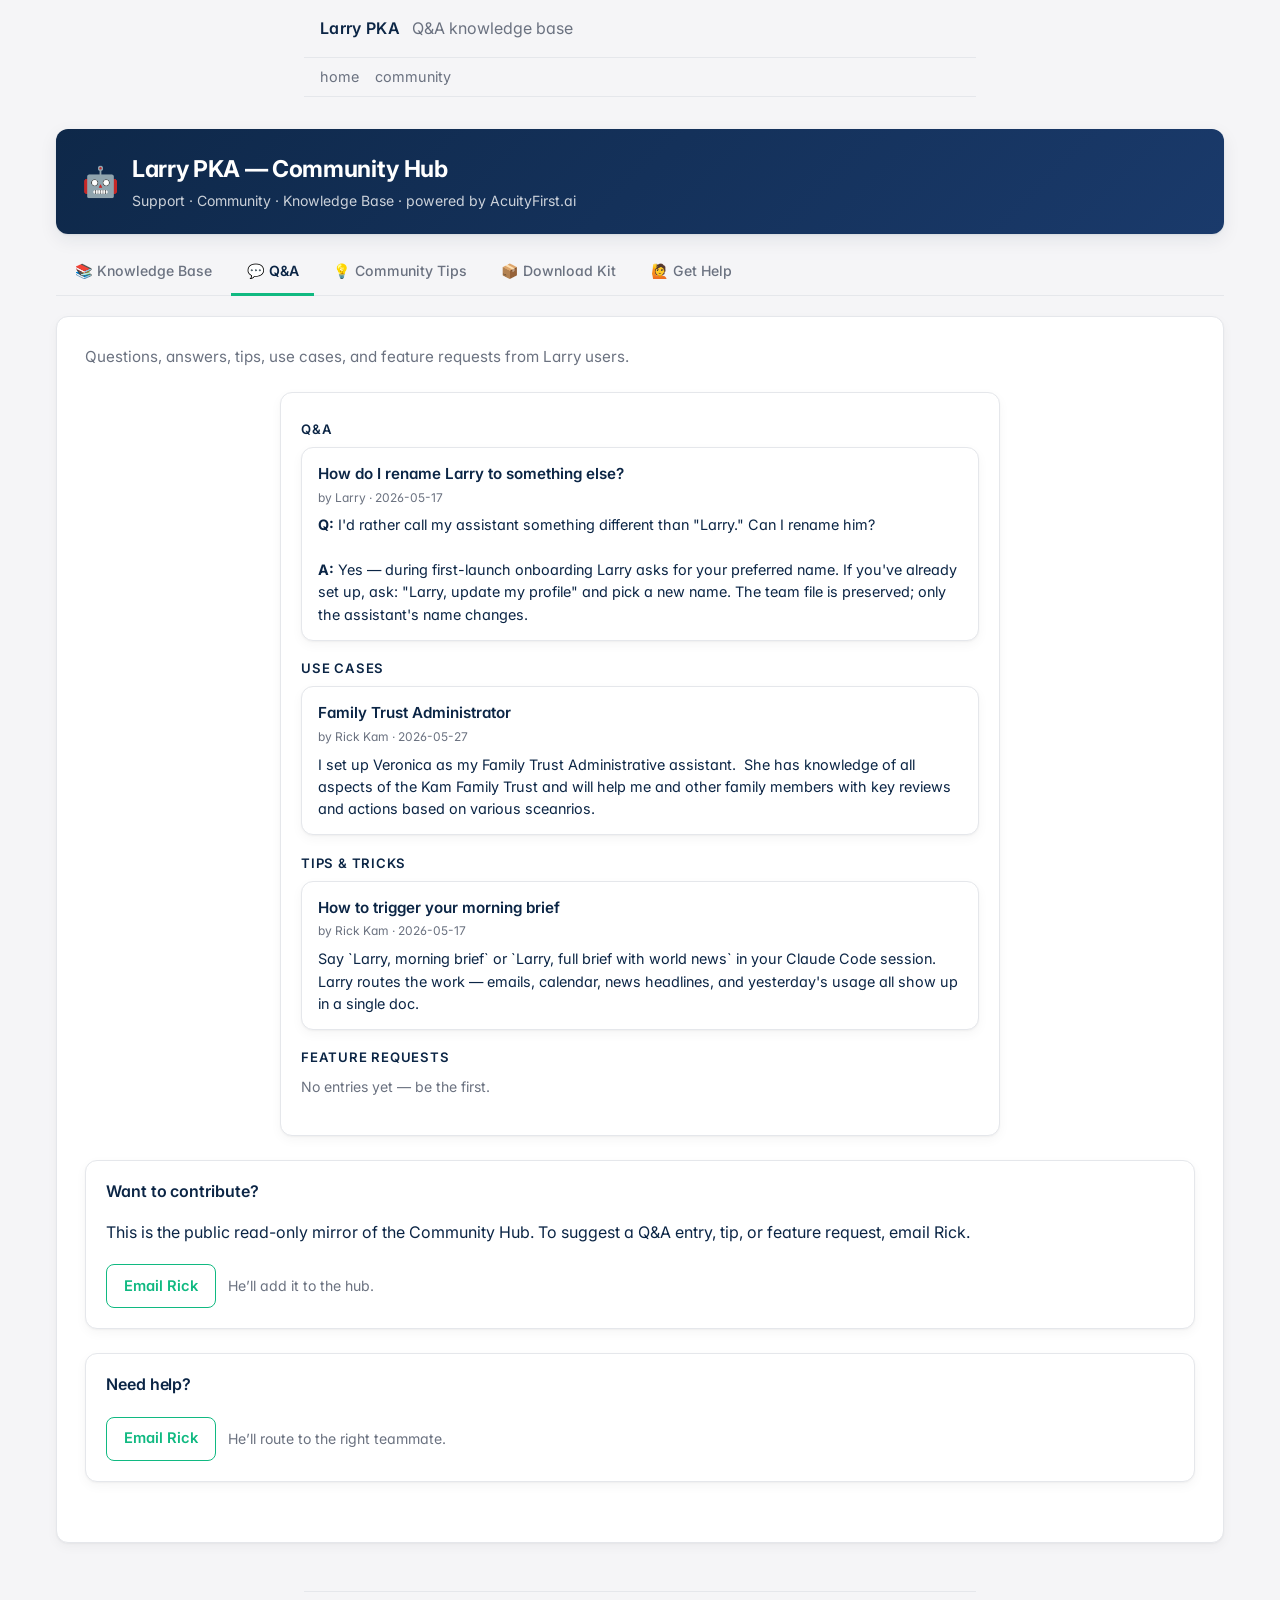
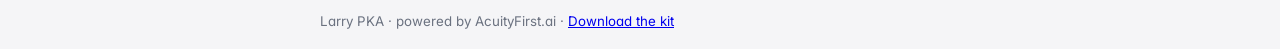
<file: community/qa/index.html>
<!DOCTYPE html>
<html lang="en">
<head>
  <meta charset="utf-8" />
  <meta name="viewport" content="width=device-width, initial-scale=1" />
  <meta name="robots" content="noindex, nofollow" />
  <title>community &mdash; pkm</title>
  <link rel="stylesheet" href="../../static/style.css" />
  <script src="../../static/tag-input.js" defer></script>
  <script src="../../static/keyboard.js" defer></script>
  <script src="../../static/copy-to-clipboard.js" defer></script>
  
  
  
  <link rel="preconnect" href="https://fonts.googleapis.com" />
  <link rel="preconnect" href="https://fonts.gstatic.com" crossorigin />
  <link rel="stylesheet"
        href="https://fonts.googleapis.com/css2?family=Inter:wght@400;500;600;700&display=swap" />
  <link rel="stylesheet" href="../../static/community-light.css" />

</head>
<body class="theme-community-light">
  <header class="site-header">
    <span class="brand">Larry PKA</span>
    <span class="subtitle">Q&amp;A knowledge base</span>
  </header>
  <nav class="site-nav" aria-label="primary">
    <a href="../../index.html">home</a>
    <a href="../knowledge/">community</a>
  </nav>
  <main>
    

<header class="hub-header">
  <div class="hub-header__brand">
    <span class="hub-header__avatar" aria-hidden="true">🤖</span>
    <div>
      <h1 class="hub-header__title">Larry PKA &mdash; Community Hub</h1>
      <p class="hub-header__subtitle">Support &middot; Community &middot; Knowledge Base &middot; powered by AcuityFirst.ai</p>
    </div>
  </div>
</header>
<nav class="hub-tabs" aria-label="Community Hub sections">
  <a href="../knowledge/" class="hub-tab "
     >📚 Knowledge Base</a>
  
  <a href="../qa/"       class="hub-tab is-active"
     aria-current="page">💬 Q&amp;A</a>
  <a href="../tips/"     class="hub-tab "
     >💡 Community Tips</a>
  <a href="../download/" class="hub-tab "
     >📦 Download Kit</a>
  <a href="../help/"     class="hub-tab "
     >🙋 Get Help</a>
</nav>
<section class="panel">
  <p class="community-subtitle">
    Questions, answers, tips, use cases, and feature requests from Larry users.
  </p>

  
  

  
  <section class="community-section">
    
    
      
        
      
    
      
        
      
    
      
        
      
    

    

    
    <section class="kb-group">
      <h3>Q&amp;A</h3>
      
      
      <div class="kb-cards">
        
        <article class="kb-card">
          <h4 class="kb-card__title">How do I rename Larry to something else?</h4>
          <p class="kb-card__meta">by Larry &middot; 2026-05-17</p>
          
          <p class="kb-card__body"><strong>Q:</strong> I&#x27;d rather call my assistant something different than &quot;Larry.&quot; Can I rename him?

<strong>A:</strong> Yes — during first-launch onboarding Larry asks for your preferred name. If you&#x27;ve already set up, ask: &quot;Larry, update my profile&quot; and pick a new name. The team file is preserved; only the assistant&#x27;s name changes.</p>
        </article>
        
      </div>
      
    </section>
    
    <section class="kb-group">
      <h3>Use cases</h3>
      
      
      <div class="kb-cards">
        
        <article class="kb-card">
          <h4 class="kb-card__title">Family Trust Administrator</h4>
          <p class="kb-card__meta">by Rick Kam &middot; 2026-05-27</p>
          
          <p class="kb-card__body">I set up Veronica as my Family Trust Administrative assistant.  She has knowledge of all aspects of the Kam Family Trust and will help me and other family members with key reviews and actions based on various sceanrios.</p>
        </article>
        
      </div>
      
    </section>
    
    <section class="kb-group">
      <h3>Tips &amp; tricks</h3>
      
      
      <div class="kb-cards">
        
        <article class="kb-card">
          <h4 class="kb-card__title">How to trigger your morning brief</h4>
          <p class="kb-card__meta">by Rick Kam &middot; 2026-05-17</p>
          
          <p class="kb-card__body">Say `Larry, morning brief` or `Larry, full brief with world news` in your Claude Code session. Larry routes the work — emails, calendar, news headlines, and yesterday&#x27;s usage all show up in a single doc.</p>
        </article>
        
      </div>
      
    </section>
    
    <section class="kb-group">
      <h3>Feature requests</h3>
      
      
      <p class="kb-empty">No entries yet &mdash; be the first.</p>
      
    </section>
    
  </section>

  
    <section class="community-section">
    <h2 class="community-section__heading">Want to contribute?</h2>
    <p>This is the public read-only mirror of the Community Hub. To suggest a Q&amp;A entry, tip, or feature request, email Rick.</p>
    <div class="help-block">
      <a class="cta cta--outline"
         href="mailto:rkam2082@gmail.com?subject=Larry%20PKA%3A%20community%20contribution&body=Hi%20Rick%2C%0A%0A">
        Email Rick
      </a>
      <span class="help-block__note">
        He&rsquo;ll add it to the hub.
      </span>
    </div>
  </section>

  
  <section class="community-section">
    <h2 class="community-section__heading">Need help?</h2>
    <div class="help-block">
      <a class="cta cta--outline"
         href="mailto:rkam2082@gmail.com?subject=Larry%20PKA%3A%20I%20need%20assistance&body=Hi%20Rick%2C%0A%0A">
        Email Rick
      </a>
      <span class="help-block__note">
        He&rsquo;ll route to the right teammate.
      </span>
    </div>
  </section>

</section>

  </main>
  <footer class="site-footer">
    
    
    <small>Larry PKA &middot; powered by AcuityFirst.ai &middot; <a href="https://github.com/rickkam503/larry-pka-starter">Download the kit</a></small>
    
  </footer>
</body>
</html>
</file>
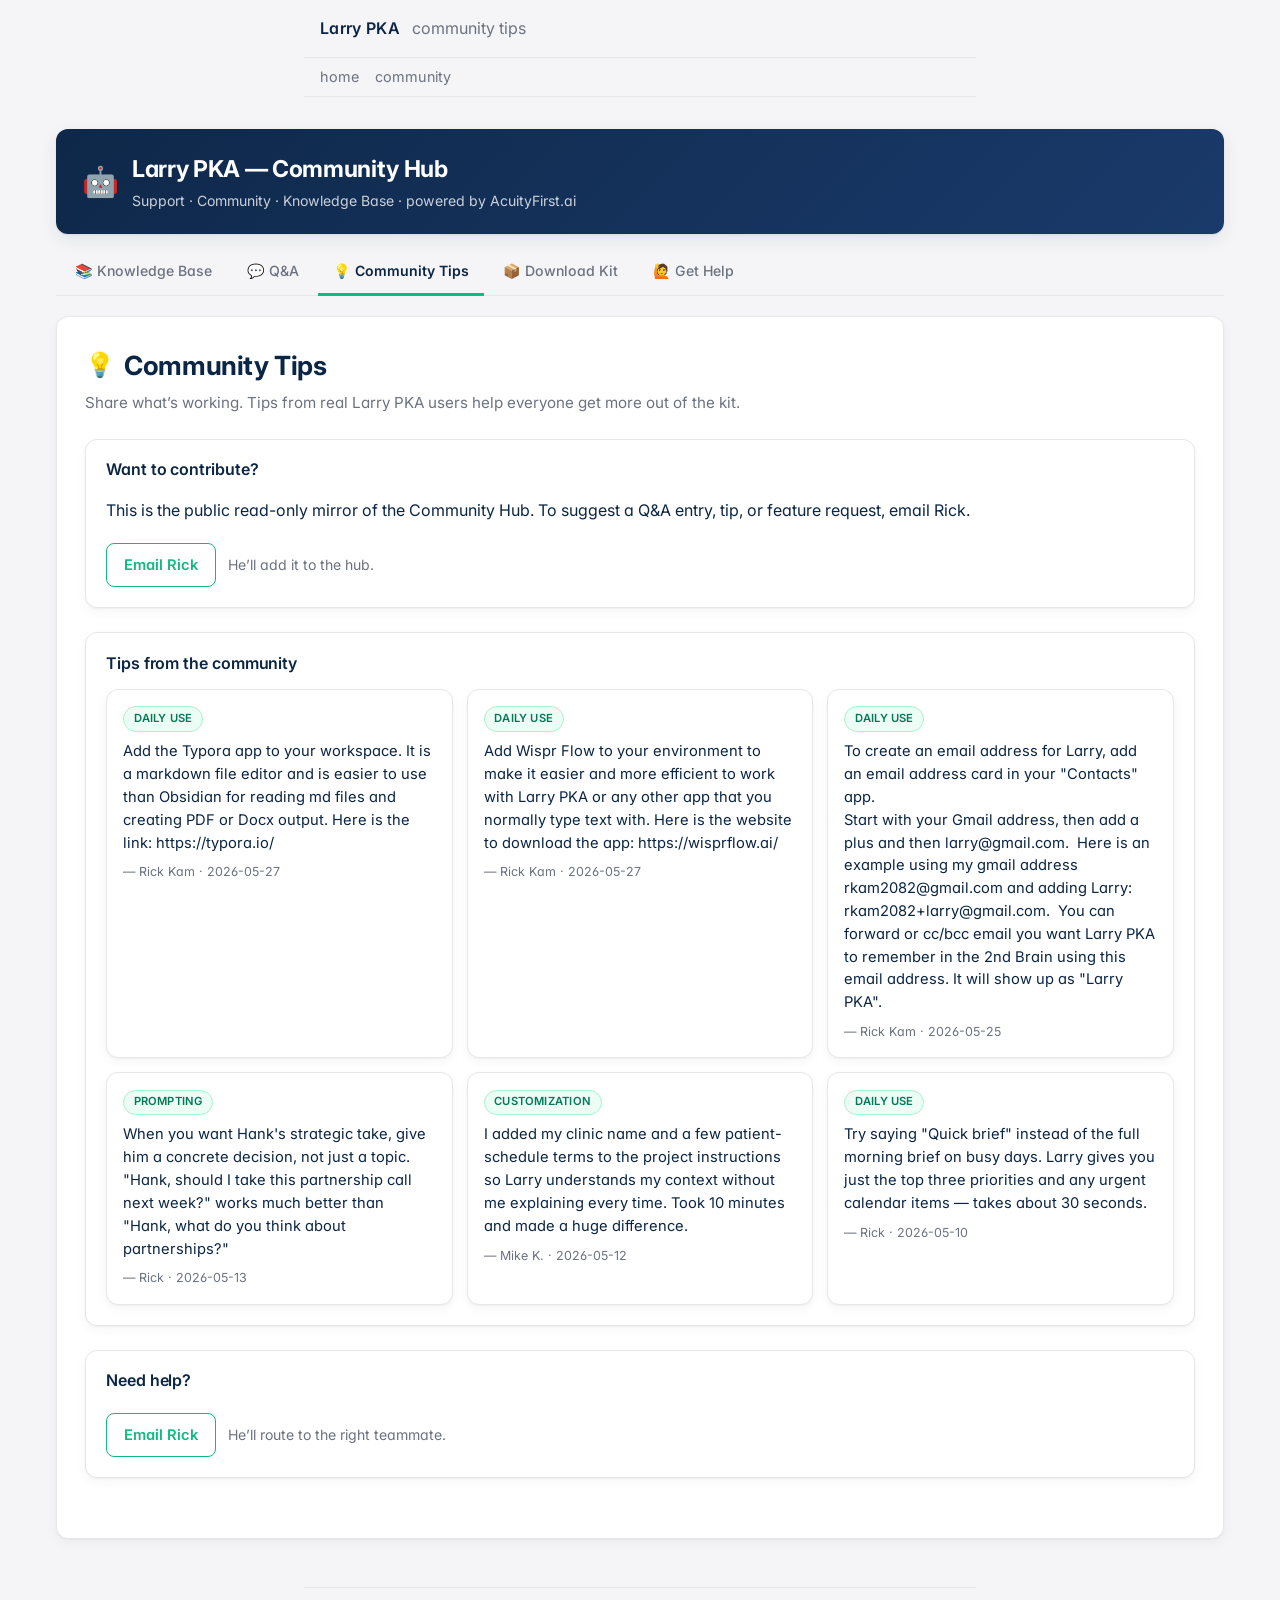
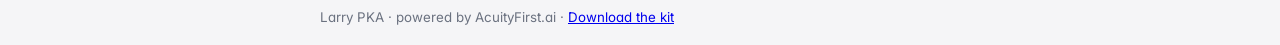
<file: community/tips/index.html>
<!DOCTYPE html>
<html lang="en">
<head>
  <meta charset="utf-8" />
  <meta name="viewport" content="width=device-width, initial-scale=1" />
  <meta name="robots" content="noindex, nofollow" />
  <title>community tips &mdash; pkm</title>
  <link rel="stylesheet" href="../../static/style.css" />
  <script src="../../static/tag-input.js" defer></script>
  <script src="../../static/keyboard.js" defer></script>
  <script src="../../static/copy-to-clipboard.js" defer></script>
  
  
  <link rel="preconnect" href="https://fonts.googleapis.com" />
  <link rel="preconnect" href="https://fonts.gstatic.com" crossorigin />
  <link rel="stylesheet"
        href="https://fonts.googleapis.com/css2?family=Inter:wght@400;500;600;700&display=swap" />
  <link rel="stylesheet" href="../../static/community-light.css" />

</head>
<body class="theme-community-light">
  <header class="site-header">
    <span class="brand">Larry PKA</span>
    <span class="subtitle">community tips</span>
  </header>
  <nav class="site-nav" aria-label="primary">
    <a href="../../index.html">home</a>
    <a href="../knowledge/">community</a>
  </nav>
  <main>
    

<header class="hub-header">
  <div class="hub-header__brand">
    <span class="hub-header__avatar" aria-hidden="true">🤖</span>
    <div>
      <h1 class="hub-header__title">Larry PKA &mdash; Community Hub</h1>
      <p class="hub-header__subtitle">Support &middot; Community &middot; Knowledge Base &middot; powered by AcuityFirst.ai</p>
    </div>
  </div>
</header>
<nav class="hub-tabs" aria-label="Community Hub sections">
  <a href="../knowledge/" class="hub-tab "
     >📚 Knowledge Base</a>
  
  <a href="../qa/"       class="hub-tab "
     >💬 Q&amp;A</a>
  <a href="../tips/"     class="hub-tab is-active"
     aria-current="page">💡 Community Tips</a>
  <a href="../download/" class="hub-tab "
     >📦 Download Kit</a>
  <a href="../help/"     class="hub-tab "
     >🙋 Get Help</a>
</nav>
<section class="panel">
  <h2 class="community-title">
    <span class="community-title__emoji" aria-hidden="true">💡</span>
    Community Tips
  </h2>
  <p class="community-subtitle">
    Share what&rsquo;s working. Tips from real Larry PKA users help everyone get more out of the kit.
  </p>

  

  
    <section class="community-section">
    <h2 class="community-section__heading">Want to contribute?</h2>
    <p>This is the public read-only mirror of the Community Hub. To suggest a Q&amp;A entry, tip, or feature request, email Rick.</p>
    <div class="help-block">
      <a class="cta cta--outline"
         href="mailto:rkam2082@gmail.com?subject=Larry%20PKA%3A%20community%20contribution&body=Hi%20Rick%2C%0A%0A">
        Email Rick
      </a>
      <span class="help-block__note">
        He&rsquo;ll add it to the hub.
      </span>
    </div>
  </section>

  
  <section class="community-section">
    <h2 class="community-section__heading">Tips from the community</h2>
    
    <div class="tip-cards">
      
      <article class="tip-card tip-card--daily_use">
        
        <span class="tip-card__badge tip-card__badge--daily_use">Daily Use</span>
        <p class="tip-card__body">Add the Typora app to your workspace. It is a markdown file editor and is easier to use than Obsidian for reading md files and creating PDF or Docx output. Here is the link: https://typora.io/</p>
        <p class="tip-card__meta">&mdash; Rick Kam &middot; 2026-05-27</p>
      </article>
      
      <article class="tip-card tip-card--daily_use">
        
        <span class="tip-card__badge tip-card__badge--daily_use">Daily Use</span>
        <p class="tip-card__body">Add Wispr Flow to your environment to make it easier and more efficient to work with Larry PKA or any other app that you normally type text with. Here is the website to download the app: https://wisprflow.ai/</p>
        <p class="tip-card__meta">&mdash; Rick Kam &middot; 2026-05-27</p>
      </article>
      
      <article class="tip-card tip-card--daily_use">
        
        <span class="tip-card__badge tip-card__badge--daily_use">Daily Use</span>
        <p class="tip-card__body">To create an email address for Larry, add an email address card in your &#34;Contacts&#34; app.  
Start with your Gmail address, then add a plus and then larry@gmail.com.  Here is an example using my gmail address rkam2082@gmail.com and adding Larry: rkam2082+larry@gmail.com.  You can forward or cc/bcc email you want Larry PKA to remember in the 2nd Brain using this email address. It will show up as &#34;Larry PKA&#34;.</p>
        <p class="tip-card__meta">&mdash; Rick Kam &middot; 2026-05-25</p>
      </article>
      
      <article class="tip-card tip-card--prompting">
        
        <span class="tip-card__badge tip-card__badge--prompting">Prompting</span>
        <p class="tip-card__body">When you want Hank&#39;s strategic take, give him a concrete decision, not just a topic. &#34;Hank, should I take this partnership call next week?&#34; works much better than &#34;Hank, what do you think about partnerships?&#34;</p>
        <p class="tip-card__meta">&mdash; Rick &middot; 2026-05-13</p>
      </article>
      
      <article class="tip-card tip-card--customization">
        
        <span class="tip-card__badge tip-card__badge--customization">Customization</span>
        <p class="tip-card__body">I added my clinic name and a few patient-schedule terms to the project instructions so Larry understands my context without me explaining every time. Took 10 minutes and made a huge difference.</p>
        <p class="tip-card__meta">&mdash; Mike K. &middot; 2026-05-12</p>
      </article>
      
      <article class="tip-card tip-card--daily_use">
        
        <span class="tip-card__badge tip-card__badge--daily_use">Daily Use</span>
        <p class="tip-card__body">Try saying &#34;Quick brief&#34; instead of the full morning brief on busy days. Larry gives you just the top three priorities and any urgent calendar items — takes about 30 seconds.</p>
        <p class="tip-card__meta">&mdash; Rick &middot; 2026-05-10</p>
      </article>
      
    </div>
    
  </section>

  
  <section class="community-section">
    <h2 class="community-section__heading">Need help?</h2>
    <div class="help-block">
      <a class="cta cta--outline"
         href="mailto:rkam2082@gmail.com?subject=Larry%20PKA%3A%20I%20need%20assistance&body=Hi%20Rick%2C%0A%0A">
        Email Rick
      </a>
      <span class="help-block__note">
        He&rsquo;ll route to the right teammate.
      </span>
    </div>
  </section>

</section>

  </main>
  <footer class="site-footer">
    
    
    <small>Larry PKA &middot; powered by AcuityFirst.ai &middot; <a href="https://github.com/rickkam503/larry-pka-starter">Download the kit</a></small>
    
  </footer>
</body>
</html>
</file>
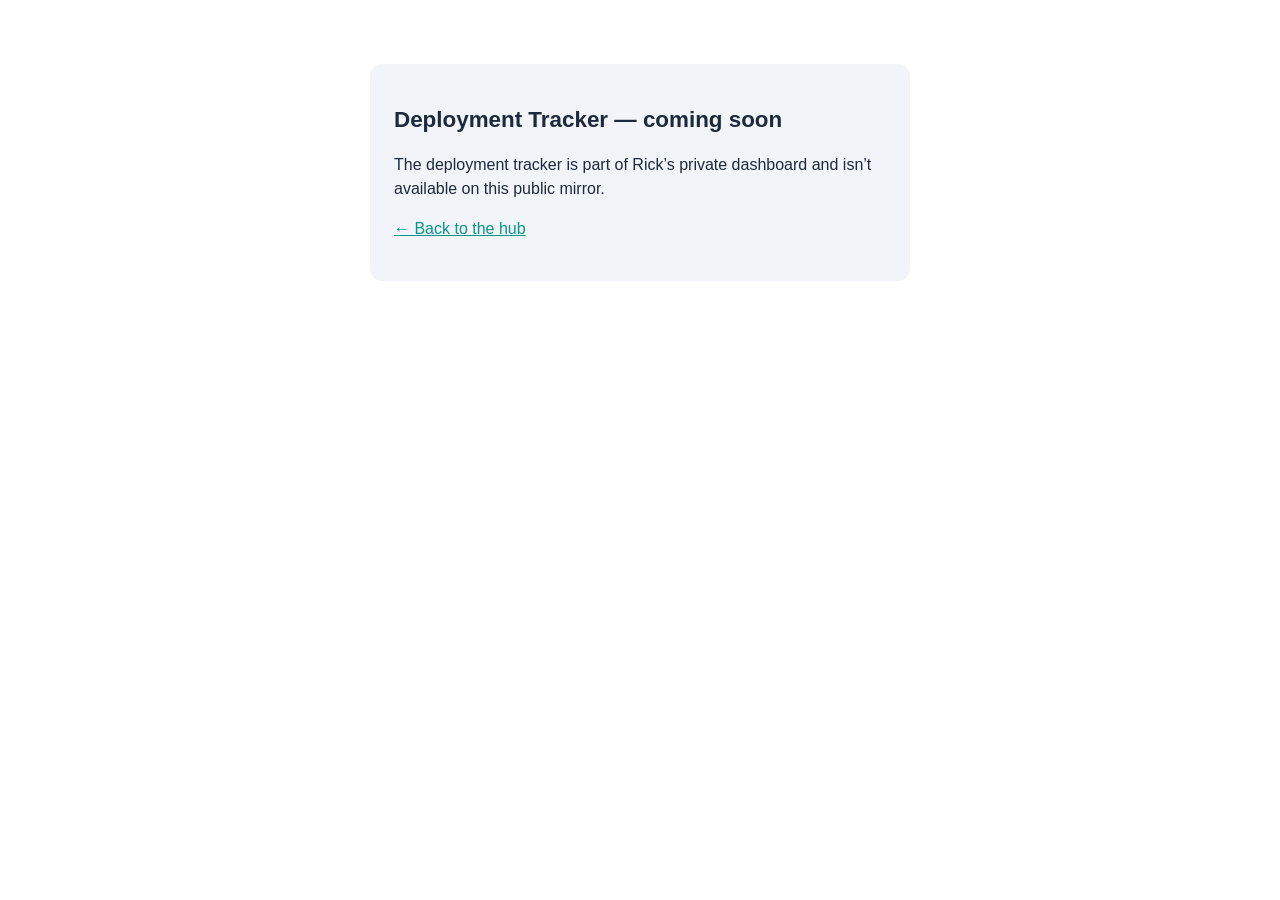
<file: community/tracker-soon.html>
<!DOCTYPE html>
<html lang="en">
<head>
  <meta charset="utf-8" />
  <meta name="viewport" content="width=device-width, initial-scale=1" />
  <title>Deployment Tracker &mdash; not available on the public mirror</title>
  <style>
    body { font-family: -apple-system, BlinkMacSystemFont, "Segoe UI", sans-serif;
           max-width: 540px; margin: 4rem auto; padding: 0 1rem; line-height: 1.5;
           color: #1e293b; }
    h1 { font-size: 1.4rem; margin-bottom: 0.5rem; }
    a { color: #0d9488; }
    .card { background: #f1f5f9; border-radius: 12px; padding: 1.5rem; }
  </style>
</head>
<body>
  <div class="card">
    <h1>Deployment Tracker &mdash; coming soon</h1>
    <p>The deployment tracker is part of Rick&rsquo;s private dashboard and isn&rsquo;t available on this public mirror.</p>
    <p><a href="../index.html">&larr; Back to the hub</a></p>
  </div>
</body>
</html>
</file>
<file: static/style.css>
:root {
  --fg: #1a1a1a;
  --fg-muted: #666;
  --bg: #fafafa;
  --rule: #e0e0e0;
  --accent: #2a2a2a;
  --max-width: 42rem;
}

@media (prefers-color-scheme: dark) {
  :root {
    --fg: #e8e8e8;
    --fg-muted: #999;
    --bg: #1a1a1a;
    --rule: #333;
    --accent: #f0f0f0;
  }
}

* { box-sizing: border-box; }

html, body {
  margin: 0;
  padding: 0;
  background: var(--bg);
  color: var(--fg);
  font-family: -apple-system, BlinkMacSystemFont, "Segoe UI", system-ui, sans-serif;
  font-size: 16px;
  line-height: 1.55;
}

body { display: flex; flex-direction: column; min-height: 100vh; }

main { flex: 1; max-width: var(--max-width); margin: 0 auto; padding: 1.5rem 1rem; width: 100%; }

.site-header, .site-footer {
  max-width: var(--max-width);
  margin: 0 auto;
  padding: 1rem;
  width: 100%;
  border-bottom: 1px solid var(--rule);
}
.site-footer { border-bottom: 0; border-top: 1px solid var(--rule); color: var(--fg-muted); }
.site-header .brand { font-weight: 600; letter-spacing: 0.02em; }
.site-header .subtitle { color: var(--fg-muted); margin-left: 0.5rem; }

.site-nav {
  max-width: var(--max-width);
  margin: 0 auto;
  padding: 0.5rem 1rem;
  width: 100%;
  border-bottom: 1px solid var(--rule);
  display: flex;
  gap: 1rem;
  font-size: 0.9rem;
}
.site-nav a { color: var(--fg-muted); text-decoration: none; }
.site-nav a:hover, .site-nav a:focus { color: var(--accent); text-decoration: underline; }
.site-nav a[aria-current="page"] { color: var(--accent); font-weight: 500; }

.notice {
  border: 1px dashed var(--rule);
  padding: 1rem;
  border-radius: 4px;
  color: var(--fg-muted);
}
.notice h2 { margin: 0 0 0.5rem; font-size: 1rem; color: var(--accent); }
.notice code { font-family: ui-monospace, SFMono-Regular, Menlo, monospace; }

.backlinks { margin-top: 2rem; padding-top: 1rem; border-top: 1px solid var(--rule); }
.backlinks h2 { font-size: 1rem; font-weight: 500; margin: 0 0 0.5rem; color: var(--accent); }
.backlinks ul { list-style: none; padding: 0; margin: 0; }
.backlinks li { padding: 0.25rem 0; font-size: 0.9rem; color: var(--fg-muted); }

h1 { font-size: 1.25rem; font-weight: 600; margin: 0 0 1rem; }

.panel { padding: 0.5rem 0 2rem; }

.journal-list { list-style: none; padding: 0; margin: 0; }
.journal-row { padding: 1rem 0; border-bottom: 1px solid var(--rule); }
.journal-row__header { display: flex; gap: 0.75rem; align-items: baseline; color: var(--fg-muted); font-size: 0.9rem; }
.journal-row__header time { color: var(--accent); font-weight: 500; }
.journal-row .body { margin: 0.4rem 0; white-space: pre-wrap; }
.journal-row__footer { color: var(--fg-muted); font-size: 0.8rem; }

.empty-state { color: var(--fg-muted); padding: 0.5rem 0; }
.empty-state .rule { color: var(--rule); margin: 0 0 0.5rem; font-family: ui-monospace, SFMono-Regular, Menlo, monospace; }
.empty-state code { font-family: ui-monospace, SFMono-Regular, Menlo, monospace; background: transparent; }

/* ---- Generic entity list (contacts, interactions, due) ---- */
.panel__header { display: flex; align-items: baseline; justify-content: space-between; gap: 1rem; margin-bottom: 0.75rem; }
.panel__header h1 { margin: 0; }
.muted { color: var(--fg-muted); }
.cta {
  display: inline-block; padding: 0.35rem 0.75rem; border: 1px solid var(--accent);
  border-radius: 4px; color: var(--accent); text-decoration: none; font-size: 0.9rem;
  background: transparent; cursor: pointer;
}
.cta:hover, .cta:focus { background: var(--accent); color: var(--bg); }
.link-button { color: var(--fg-muted); text-decoration: underline; font-size: 0.9rem; }

.entity-list { list-style: none; padding: 0; margin: 0; }
.entity-row { padding: 0.85rem 0; border-bottom: 1px solid var(--rule); }
.entity-row__header { display: flex; gap: 0.5rem; align-items: baseline; flex-wrap: wrap; }
.entity-row__title { font-weight: 500; color: var(--accent); text-decoration: none; }
.entity-row__title:hover, .entity-row__title:focus { text-decoration: underline; }
.entity-row .body { margin: 0.4rem 0; white-space: pre-wrap; }
.entity-row__footer { color: var(--fg-muted); font-size: 0.8rem; }

.entity-row--due { background: transparent; }
.entity-row--overdue .badge--followup {
  background: #fff5f5; color: #a23232; border-color: #f1c1c1;
}
@media (prefers-color-scheme: dark) {
  .entity-row--overdue .badge--followup { background: #3a1a1a; color: #ffb1b1; border-color: #5a2424; }
}

.badge {
  display: inline-block; font-size: 0.75rem; padding: 0.1rem 0.4rem;
  border: 1px solid var(--rule); border-radius: 999px; color: var(--fg-muted);
}
.badge--followup { color: var(--accent); }

/* ---- Detail kv ---- */
.kv { display: grid; grid-template-columns: max-content 1fr; gap: 0.4rem 1rem; margin: 0.5rem 0 1.5rem; }
.kv dt { color: var(--fg-muted); font-size: 0.85rem; }
.kv dd { margin: 0; color: var(--fg); }
.kv dd.body { white-space: pre-wrap; }

/* ---- Forms ---- */
.entity-form label { display: block; margin: 0.85rem 0; }
.entity-form label > span { display: block; font-size: 0.85rem; color: var(--fg-muted); margin-bottom: 0.25rem; }
.entity-form label > span em { color: #a23232; font-style: normal; }
.entity-form input[type="text"],
.entity-form input[type="number"],
.entity-form input[type="date"],
.entity-form input[type="datetime-local"],
.entity-form select,
.entity-form textarea {
  width: 100%; padding: 0.5rem; font: inherit; color: var(--fg);
  background: var(--bg); border: 1px solid var(--rule); border-radius: 4px;
}
.entity-form textarea { resize: vertical; }
.entity-form .form-row { display: flex; gap: 0.75rem; }
.entity-form .form-row > label { flex: 1; }
.entity-form .form-actions { display: flex; gap: 0.75rem; align-items: center; margin-top: 1.25rem; }
.entity-form .kbd-hint { margin-left: auto; }
.error-box {
  border: 1px solid #c89a9a; background: #fff5f5; color: #6a1a1a;
  padding: 0.75rem; border-radius: 4px; margin: 0.5rem 0 1rem;
}
.error-box ul { margin: 0.25rem 0 0 1rem; padding: 0; }
@media (prefers-color-scheme: dark) {
  .error-box { background: #2a1a1a; color: #ffb1b1; border-color: #5a2424; }
}

/* ---- Tag input (Wren Pattern 2) ---- */
.tag-input-wrap { position: relative; }
.tag-input { display: flex; flex-wrap: wrap; gap: 0.4rem; padding: 0.4rem; border: 1px solid var(--rule); border-radius: 4px; align-items: center; }
.tag-chips { list-style: none; padding: 0; margin: 0; display: contents; }
.tag-chip {
  display: inline-flex; align-items: center; gap: 0.25rem;
  background: var(--rule); color: var(--accent); border-radius: 999px;
  padding: 0.1rem 0.5rem; font-size: 0.85rem;
}
.tag-chip__remove {
  background: transparent; border: 0; color: var(--fg-muted); cursor: pointer;
  font-size: 1rem; line-height: 1; padding: 0 0 0 0.1rem;
}
.tag-chip__remove:hover { color: var(--accent); }
/* Read-only variant on detail views: same chip look, no entry/remove
   affordances. The wrapping <ul> needs to be a real flex container here
   (no parent flex like the input wrapper provides), so we override the
   `display: contents` from the editable variant. */
.tag-chips--readonly { display: flex; flex-wrap: wrap; gap: 0.35rem; }
.tag-chip--readonly { cursor: default; }
.tag-input__entry { flex: 1; min-width: 8rem; border: 0; padding: 0.25rem; background: transparent; color: var(--fg); font: inherit; outline: none; }
.tag-input__suggestions {
  position: absolute; left: 0; right: 0; top: 100%; z-index: 5;
  list-style: none; margin: 0.25rem 0 0; padding: 0.25rem 0;
  background: var(--bg); border: 1px solid var(--rule); border-radius: 4px;
  max-height: 12rem; overflow-y: auto;
}
.tag-suggestion { padding: 0.35rem 0.75rem; cursor: pointer; font-size: 0.9rem; }
.tag-suggestion:hover, .tag-suggestion.is-highlighted { background: var(--rule); color: var(--accent); }
.tag-suggestion--create { color: var(--fg-muted); border-top: 1px dashed var(--rule); font-style: italic; }
.tag-suggestion--create:hover, .tag-suggestion--create.is-highlighted { color: var(--accent); font-style: normal; }

/* ---- Blocked-notice fix-command code block ---- */
/* Round 4: when the blocked notice ships a copy-paste fix command (e.g.
   the v2 schema-promote sqlite3 call), render it as a real code block
   so Rick can triple-click to select the whole line. */
.fix-command {
  background: var(--rule);
  color: var(--accent);
  padding: 0.6rem 0.75rem;
  border-radius: 4px;
  font-family: ui-monospace, SFMono-Regular, Menlo, monospace;
  font-size: 0.85rem;
  overflow-x: auto;
  white-space: pre-wrap;
  word-break: break-all;
  margin: 0.5rem 0 0.75rem;
}
.fix-command code { background: transparent; padding: 0; }

/* ---- Dashboard (Round 4) ---- */
/* Stat cards row: 4 equal-width tiles linking into the deeper view. */
.dash-stats {
  display: grid;
  grid-template-columns: repeat(4, 1fr);
  gap: 0.6rem;
  margin: 0 0 1.5rem;
}
@media (max-width: 36rem) {
  .dash-stats { grid-template-columns: repeat(2, 1fr); }
}
.dash-stat {
  display: flex;
  flex-direction: column;
  gap: 0.2rem;
  padding: 0.85rem 0.75rem;
  border: 1px solid var(--rule);
  border-radius: 6px;
  text-decoration: none;
  color: var(--fg);
  background: transparent;
}
.dash-stat:hover, .dash-stat:focus {
  border-color: var(--accent);
  background: var(--rule);
}
.dash-stat__label { font-size: 0.8rem; color: var(--fg-muted); }
.dash-stat__value { font-size: 1.5rem; font-weight: 600; color: var(--accent); line-height: 1.1; }
.dash-stat__badge {
  display: inline-block;
  font-size: 0.7rem;
  padding: 0.05rem 0.4rem;
  border: 1px solid var(--rule);
  border-radius: 999px;
  color: var(--fg-muted);
  margin-top: 0.15rem;
}

/* Recent-activity row(s): either one feed or three side-by-side stacks. */
.dash-section { margin: 0 0 1.5rem; }
.dash-section h2 { font-size: 0.95rem; font-weight: 500; color: var(--accent); margin: 0 0 0.5rem; }
.dash-feed { list-style: none; padding: 0; margin: 0; }
.dash-feed-row { padding: 0.55rem 0; border-bottom: 1px solid var(--rule); display: flex; gap: 0.6rem; align-items: baseline; font-size: 0.9rem; }
.dash-feed-row__kind { font-size: 0.75rem; color: var(--fg-muted); text-transform: uppercase; letter-spacing: 0.04em; min-width: 5rem; }
.dash-feed-row__title { color: var(--accent); text-decoration: none; flex: 1; }
.dash-feed-row__title:hover, .dash-feed-row__title:focus { text-decoration: underline; }
.dash-feed-row__when { color: var(--fg-muted); font-size: 0.8rem; white-space: nowrap; }

.dash-columns { display: grid; grid-template-columns: repeat(3, 1fr); gap: 1rem; }
@media (max-width: 36rem) { .dash-columns { grid-template-columns: 1fr; } }
.dash-column h3 { font-size: 0.85rem; font-weight: 500; color: var(--accent); margin: 0 0 0.4rem; }
.dash-column .more-link { display: block; margin-top: 0.35rem; font-size: 0.8rem; }
.dash-mini-list { list-style: none; padding: 0; margin: 0; }
.dash-mini-list li { padding: 0.3rem 0; border-bottom: 1px solid var(--rule); font-size: 0.85rem; }
.dash-mini-list li a { color: var(--accent); text-decoration: none; }
.dash-mini-list li a:hover, .dash-mini-list li a:focus { text-decoration: underline; }
.dash-mini-list .when { color: var(--fg-muted); font-size: 0.75rem; display: block; }
.dash-mini-empty { color: var(--fg-muted); font-size: 0.85rem; font-style: italic; padding: 0.3rem 0; }

/* Quick-create row at the bottom. */
.dash-quick { display: flex; gap: 0.5rem; flex-wrap: wrap; }
.dash-quick a { /* reuses .cta look */ }

/* Empty-workspace panel for the all-zeros case. */
.dash-empty {
  padding: 1.25rem;
  border: 1px dashed var(--rule);
  border-radius: 6px;
  color: var(--fg-muted);
}
.dash-empty h2 { margin: 0 0 0.4rem; font-size: 1rem; color: var(--accent); }
.dash-empty code { font-family: ui-monospace, SFMono-Regular, Menlo, monospace; }

/* ---- Dashboard hero strip (Larry) ----
   Flex: portrait left, text right. Stacks vertically below ~30rem so the
   portrait doesn't get squeezed on a narrow viewport. */
.dash-hero {
  display: flex;
  align-items: center;
  gap: 1rem;
  padding: 0.85rem 1rem;
  border: 1px solid var(--rule);
  border-radius: 6px;
}
.dash-hero__portrait {
  width: 96px;
  height: 96px;
  border-radius: 50%;
  object-fit: cover;
  flex: 0 0 auto;
  background: var(--rule);
}
.dash-hero__text { display: flex; flex-direction: column; gap: 0.15rem; }
.dash-hero__name { margin: 0; font-size: 1.1rem; font-weight: 600; color: var(--accent); }
.dash-hero__role { margin: 0; color: var(--fg-muted); font-size: 0.9rem; line-height: 1.4; }
@media (max-width: 30rem) {
  .dash-hero { flex-direction: column; align-items: flex-start; text-align: left; }
}

/* ---- Dashboard team grid ----
   Responsive CSS grid; cards auto-fill at ~10rem minimum so the grid
   reflows from 3-up on wide screens to 1-up on phone width without media
   queries doing the work. */
.dash-team-grid {
  display: grid;
  grid-template-columns: repeat(auto-fill, minmax(11rem, 1fr));
  gap: 0.6rem;
}
.dash-team-card {
  display: flex;
  flex-direction: column;
  align-items: center;
  text-align: center;
  gap: 0.25rem;
  padding: 0.75rem 0.6rem;
  border: 1px solid var(--rule);
  border-radius: 6px;
  background: transparent;
}
.dash-team-card__portrait {
  width: 72px;
  height: 72px;
  border-radius: 50%;
  object-fit: cover;
  background: var(--rule);
  margin-bottom: 0.15rem;
}
.dash-team-card__name { font-weight: 600; color: var(--accent); font-size: 0.95rem; }
.dash-team-card__role { font-size: 0.8rem; color: var(--fg); line-height: 1.35; }
.dash-team-card__ask { font-size: 0.75rem; color: var(--fg-muted); line-height: 1.35; }
.dash-team-card__role code,
.dash-team-card__ask code {
  font-family: ui-monospace, SFMono-Regular, Menlo, monospace;
  font-size: 0.75rem;
  background: transparent;
}

/* ---- Dashboard "Try saying" card ----
   One row per phrasing: <code> on the left, small copy button on the
   right. The copy button is a neutral, smaller take on .cta — same
   border/hover idiom so it reads as part of the family. */
.dash-try-saying {
  padding: 0.85rem 1rem;
  border: 1px solid var(--rule);
  border-radius: 6px;
}
.dash-try-saying h2 { margin-top: 0; }
.dash-try-row {
  display: flex;
  align-items: center;
  gap: 0.6rem;
  padding: 0.4rem 0;
  border-bottom: 1px solid var(--rule);
}
.dash-try-row:last-child { border-bottom: 0; }
.dash-try-row code {
  flex: 1;
  font-family: ui-monospace, SFMono-Regular, Menlo, monospace;
  font-size: 0.85rem;
  color: var(--accent);
  background: transparent;
  word-break: break-word;
}
.dash-try-copy {
  flex: 0 0 auto;
  display: inline-block;
  padding: 0.2rem 0.55rem;
  border: 1px solid var(--rule);
  border-radius: 4px;
  color: var(--fg-muted);
  background: transparent;
  font: inherit;
  font-size: 0.75rem;
  cursor: pointer;
  min-width: 4.2rem;
  text-align: center;
}
.dash-try-copy:hover, .dash-try-copy:focus {
  border-color: var(--accent);
  color: var(--accent);
}
.dash-try-copy.is-copied {
  border-color: var(--accent);
  color: var(--accent);
  background: var(--rule);
}

/* ---- Dashboard "Resources & status" 2x2 grid ----
   Four cards: Starter Kit, Q&A, Community sharing, Users status. The
   grid is auto-fit so the layout collapses to 1-up on narrow viewports
   (~600px and below). Card chrome matches .dash-try-saying / .dash-hero
   so the new section reads as part of the same dashboard family. */
.dash-resources-grid {
  display: grid;
  grid-template-columns: repeat(auto-fit, minmax(280px, 1fr));
  gap: 0.75rem;
}
.dash-resource-card {
  display: flex;
  flex-direction: column;
  gap: 0.5rem;
  padding: 0.85rem 1rem;
  border: 1px solid var(--rule);
  border-radius: 6px;
  background: transparent;
}
.dash-resource-card__title {
  margin: 0;
  font-size: 0.95rem;
  font-weight: 600;
  color: var(--accent);
}
.dash-resource-card__body {
  margin: 0;
  font-size: 0.85rem;
  color: var(--fg);
  line-height: 1.45;
}
.dash-resource-card .cta {
  align-self: flex-start;
  font-size: 0.8rem;
}
.dash-resource-card__cta-row {
  display: flex;
  flex-wrap: wrap;
  gap: 0.4rem;
}
.dash-resource-note {
  margin: 0;
  font-size: 0.75rem;
  color: var(--fg-muted);
  font-style: italic;
}

/* Q&A: tighten the native <details> presentation so it reads as part of
   the card, not as a stack of disclosure widgets. The summary loses its
   default marker on hover/focus styles but keeps the triangle so it
   still signals "click to expand". */
.dash-resource-qa {
  border-bottom: 1px solid var(--rule);
  padding: 0.35rem 0;
}
.dash-resource-qa:last-of-type { border-bottom: 0; }
.dash-resource-qa > summary {
  cursor: pointer;
  font-size: 0.85rem;
  color: var(--accent);
  font-weight: 500;
  list-style-position: outside;
  padding: 0.1rem 0;
}
.dash-resource-qa > summary:hover,
.dash-resource-qa > summary:focus {
  color: var(--accent);
  text-decoration: underline;
}
.dash-resource-qa[open] > summary { margin-bottom: 0.3rem; }
.dash-resource-qa > p {
  margin: 0.25rem 0 0.4rem;
  font-size: 0.85rem;
  color: var(--fg);
  line-height: 1.45;
}
.dash-resource-qa code {
  font-family: ui-monospace, SFMono-Regular, Menlo, monospace;
  font-size: 0.8rem;
  background: transparent;
}

/* ---- Dashboard "Get started" 5-step walkthrough ----
   One row per step: a circular number chip on the left, content on the
   right (title + body + one or more code-line + copy-button rows). The
   `.dash-step__cmd` row reuses the same flex idiom as `.dash-try-row`
   so the visual rhythm matches the Try-saying card below; the only
   difference is that walkthrough steps may stack multiple commands
   under one step (see step 4: Pax + Nolan). */
.dash-step {
  display: flex;
  align-items: flex-start;
  gap: 0.85rem;
  padding: 0.75rem 0;
  border-bottom: 1px solid var(--rule);
}
.dash-step:last-of-type { border-bottom: 0; }
.dash-step__num {
  flex: 0 0 auto;
  display: inline-flex;
  align-items: center;
  justify-content: center;
  width: 2rem;
  height: 2rem;
  border-radius: 50%;
  background: var(--accent);
  color: var(--bg, #fff);
  font-weight: 600;
  font-size: 0.95rem;
  line-height: 1;
}
.dash-step__content {
  flex: 1 1 auto;
  display: flex;
  flex-direction: column;
  gap: 0.35rem;
  min-width: 0;
}
.dash-step__title {
  margin: 0;
  font-size: 0.95rem;
  font-weight: 600;
  color: var(--accent);
  line-height: 1.3;
}
.dash-step__body {
  margin: 0;
  font-size: 0.85rem;
  color: var(--fg);
  line-height: 1.45;
}
.dash-step__cmd {
  display: flex;
  align-items: center;
  gap: 0.6rem;
  margin-top: 0.15rem;
}
.dash-step__cmd code {
  flex: 1;
  font-family: ui-monospace, SFMono-Regular, Menlo, monospace;
  font-size: 0.85rem;
  color: var(--accent);
  background: transparent;
  word-break: break-word;
}

/* ---- FAQ portrait thumbnail (Q&A teammate rows) ----
   Tiny circular face beside the "Who's <Name>?" summary text. The
   native <details> marker stays on the left; the img sits between
   the marker and the question, vertically centered with the text. */
.dash-faq-portrait {
  display: inline-block;
  width: 32px;
  height: 32px;
  border-radius: 50%;
  object-fit: cover;
  vertical-align: middle;
  margin-right: 0.5rem;
  border: 1px solid var(--rule);
}
.dash-resource-qa > summary {
  /* Keep the marker properly aligned even though the summary now
     contains an inline-block image. */
  display: list-item;
}

/* ---- Dashboard "Users status" deployments list ----
   Plain unstyled list (no bullets, tight rhythm). The note span uses the
   shared .muted utility so it matches the rest of the dashboard chrome. */
.dash-deployments {
  list-style: none;
  padding: 0;
  margin: 0 0 0.5rem;
}
.dash-deployments li {
  font-size: 0.85rem;
  line-height: 1.4;
  padding: 0.15rem 0;
}

/* ---- Dashboard PKA Starter Kit launch card ----
   Single full-width card between the team grid and the Try-saying card.
   Bordered + rounded to match .dash-hero / .dash-try-saying chrome; the
   internal stack (heading -> body -> button) uses flex-column with a
   comfortable gap so the CTA never crowds the body copy. */
.dash-launch-kit {
  display: flex;
  flex-direction: column;
  gap: 0.6rem;
  padding: 1rem;
  border: 1px solid var(--rule);
  border-radius: 6px;
}
.dash-launch-kit__title {
  margin: 0;
  font-size: 0.95rem;
  font-weight: 600;
  color: var(--accent);
}
.dash-launch-kit__body {
  margin: 0;
  font-size: 0.9rem;
  color: var(--fg);
  line-height: 1.5;
}
.dash-launch-kit .cta {
  align-self: flex-start;
}

/* ---- Dashboard FAQ section ----
   Native <details>/<summary>, no JS. Container card matches the chrome
   of .dash-try-saying / .dash-launch-kit so the section reads as part
   of the family. Items stack with hairline separators; future entries
   append by adding more .dash-faq-item rows — no restructuring needed.
   Note: these selectors are intentionally distinct from the older
   .dash-resource-qa rules above (different dashboard variant). */
.dash-faq {
  padding: 0.85rem 1rem;
  border: 1px solid var(--rule);
  border-radius: 6px;
}
.dash-faq-item {
  padding: 0.4rem 0;
  border-bottom: 1px solid var(--rule);
}
.dash-faq-item:last-of-type { border-bottom: 0; }
.dash-faq-item > summary {
  cursor: pointer;
  font-weight: 500;
  color: var(--accent);
  font-size: 0.9rem;
}
.dash-faq-item > summary:hover,
.dash-faq-item > summary:focus { text-decoration: underline; }
.dash-faq-item[open] > summary { margin-bottom: 0.4rem; }
.dash-faq-body {
  color: var(--fg);
  font-size: 0.85rem;
  line-height: 1.55;
}
.dash-faq-body p { margin: 0.25rem 0 0.5rem; }
.dash-faq-steps {
  margin: 0.25rem 0 0;
  padding-left: 1.5rem;
  line-height: 1.55;
}
.dash-faq-steps li { padding: 0.15rem 0; }
.dash-faq-body code {
  font-family: ui-monospace, SFMono-Regular, Menlo, monospace;
  color: var(--accent);
  background: transparent;
}

/* Consolidated "Who's on the team?" entry — one tight row per member.
   Text-only (no portraits) by design: keeps the FAQ scannable and lets
   the roster sit inside a single expandable entry instead of 11 entries.
   The hairline border-bottom mirrors the rhythm of `.dash-faq-item`
   itself so the list reads as part of the FAQ family, not bolted on. */
.dash-faq-team-list {
  list-style: none;
  padding-left: 0;
  margin: 0.25rem 0 0;
  line-height: 1.5;
}
.dash-faq-team-list li {
  padding: 0.35rem 0;
  border-bottom: 1px solid var(--rule);
}
.dash-faq-team-list li:last-child { border-bottom: 0; }
.dash-faq-team-list strong { color: var(--accent); }

/* ---- Dashboard "Workspace status" link card ----
   Single bordered block that points from /dashboard to /workspace. Sits
   below the FAQ. Mirrors the chrome of .dash-launch-kit / .dash-faq so
   the page reads as one family. Reuses existing tokens — no new colors. */
.dash-status-link {
  display: block;
  padding: 1rem;
  border: 1px solid var(--rule);
  border-radius: 6px;
  text-decoration: none;
  color: inherit;
  transition: border-color 0.15s ease, background-color 0.15s ease;
}
.dash-status-link:hover,
.dash-status-link:focus {
  border-color: var(--accent);
  background: rgba(127, 127, 127, 0.06);
  text-decoration: none;
}
.dash-status-link strong {
  display: block;
  color: var(--accent);
  font-size: 0.95rem;
  font-weight: 600;
}
.dash-status-link span {
  display: block;
  color: var(--fg-muted);
  font-size: 0.85rem;
  margin-top: 0.2rem;
}

/* ---- /community page ----
   Three blocks: (1) a prominent "Need help?" CTA at the top, (2) a
   users table with status badges, (3) KB cards grouped by category +
   a contribute form at the bottom. Chrome reuses --rule / --accent /
   --fg-muted tokens so the page sits inside the dashboard family. */

/* Prominent CTA — accented background, white text. Overrides the default
   .cta hover-to-fill idiom because this button is meant to read as the
   primary action on the page, not a quiet outline. */
.dash-community-help {
  background: var(--accent);
  color: var(--bg);
  border-color: var(--accent);
  padding: 0.55rem 1rem;
  font-weight: 500;
}
.dash-community-help:hover,
.dash-community-help:focus {
  background: transparent;
  color: var(--accent);
}

/* Users table. Bordered, alternating row tint via :nth-child for cheap
   scanability without striping JS. */
.dash-community-users {
  width: 100%;
  border-collapse: collapse;
  margin: 0.25rem 0 0.75rem;
  font-size: 0.9rem;
}
.dash-community-users thead th {
  text-align: left;
  font-weight: 500;
  font-size: 0.8rem;
  color: var(--fg-muted);
  border-bottom: 1px solid var(--rule);
  padding: 0.4rem 0.6rem;
}
.dash-community-users tbody td {
  padding: 0.5rem 0.6rem;
  border-bottom: 1px solid var(--rule);
  vertical-align: top;
}
.dash-community-users tbody tr:nth-child(even) td {
  background: rgba(127, 127, 127, 0.05);
}

/* Status badge — small pill, color by status. Hex picks are kept
   minimal and friendly to both light and dark themes (light bg + dark
   text; the dark-mode block flips to dark bg + light text). */
.status-badge {
  display: inline-block;
  font-size: 0.75rem;
  padding: 0.1rem 0.5rem;
  border-radius: 999px;
  border: 1px solid var(--rule);
  text-transform: lowercase;
  line-height: 1.3;
}
.status-active     { background: #e6f5ea; color: #1f6f3a; border-color: #b8dcc4; }
.status-deployed   { background: #e6efff; color: #1f4a99; border-color: #bcd0f5; }
.status-installed  { background: #fff4d6; color: #8a5a00; border-color: #f0d893; }
.status-inactive   { background: #ececec; color: #555;    border-color: #d5d5d5; }
.status-unknown    { background: transparent; color: var(--fg-muted); }
@media (prefers-color-scheme: dark) {
  .status-active     { background: #1c3a26; color: #b6e7c4; border-color: #2f5a3c; }
  .status-deployed   { background: #1c2a4a; color: #b8caf2; border-color: #2f3f6a; }
  .status-installed  { background: #3a2e10; color: #f0d893; border-color: #5a4520; }
  .status-inactive   { background: #2a2a2a; color: #aaa;    border-color: #444; }
}

/* KB section. Cards stack in a single column for readability; the
   meta row is muted so the title carries the visual weight. */
.dash-community-kb-group { margin: 0.5rem 0 1rem; }
.dash-community-kb-group h3 {
  font-size: 0.9rem;
  font-weight: 500;
  color: var(--accent);
  margin: 0.75rem 0 0.4rem;
}
.dash-community-kb-cards {
  display: flex;
  flex-direction: column;
  gap: 0.5rem;
}
.dash-community-kb-card {
  border: 1px solid var(--rule);
  border-radius: 6px;
  padding: 0.7rem 0.85rem;
  background: transparent;
}
.dash-community-kb-card__title {
  margin: 0 0 0.15rem;
  font-size: 0.95rem;
  font-weight: 600;
  color: var(--accent);
}
.dash-community-kb-card__meta {
  margin: 0 0 0.4rem;
  font-size: 0.75rem;
  color: var(--fg-muted);
}
.dash-community-kb-card__body {
  margin: 0;
  font-size: 0.9rem;
  color: var(--fg);
  line-height: 1.5;
  white-space: pre-wrap;
}
.dash-community-kb-empty { margin: 0.25rem 0 0.5rem; }

/* Contribute form. Reuses .entity-form spacing for inputs; this block
   adds the radio-row layout + a card-shaped wrapper feel via padding. */
.dash-community-form fieldset {
  border: 1px solid var(--rule);
  border-radius: 4px;
  padding: 0.5rem 0.75rem;
  margin: 0.85rem 0;
}
.dash-community-form fieldset legend {
  font-size: 0.85rem;
  color: var(--fg-muted);
  padding: 0 0.25rem;
}
.dash-community-form label.radio {
  display: inline-flex;
  align-items: center;
  gap: 0.3rem;
  margin: 0.25rem 1rem 0.25rem 0;
  font-size: 0.9rem;
  color: var(--fg);
}
.dash-community-form label.radio input { margin: 0; }

/* Flash banner: green-tinted success bar above the form. */
.dash-community-flash {
  margin: 0.5rem 0 1rem;
  padding: 0.6rem 0.85rem;
  border: 1px solid #b8dcc4;
  background: #e6f5ea;
  color: #1f6f3a;
  border-radius: 4px;
  font-size: 0.9rem;
}
@media (prefers-color-scheme: dark) {
  .dash-community-flash {
    border-color: #2f5a3c;
    background: #1c3a26;
    color: #b6e7c4;
  }
}

/* ---- Diff table on review pages ---- */
.diff { width: 100%; border-collapse: collapse; margin: 1rem 0; }
.diff th, .diff td { text-align: left; padding: 0.4rem 0.6rem; vertical-align: top; border-bottom: 1px solid var(--rule); }
.diff thead th { font-size: 0.8rem; color: var(--fg-muted); font-weight: 500; }
.diff-was { color: var(--fg-muted); text-decoration: line-through; }
.diff-new { color: var(--accent); }

/* ---- Email Rick CTA on /dashboard ----
   Quiet, centered standalone section. Reuses the .cta chrome (outline
   button with hover-fill) so it reads as part of the dashboard family
   rather than introducing a new button style. Intentionally understated
   — Rick doesn't want this to dominate the page. */
.dash-help-cta {
  text-align: center;
  margin: 1.25rem 0 0;
}
.dash-help-cta-btn {
  display: inline-block;
  padding: 0.5rem 1.1rem;
  font-size: 0.92rem;
}
</file>
<file: static/community-light.css>
/* ============================================================
   community-light.css — Deployment Tracker treatment, scoped.
   ------------------------------------------------------------
   Loaded ONLY by /community (community.html sets
   body.theme-community-light via the body_class block, and pulls
   this stylesheet in via the extra_head block).

   Every selector here is prefixed with `body.theme-community-light`
   so /interactions, /search, and / are 100% unaffected — they still
   render the dark theme from style.css.

   Palette:
     navy  #0b2545   — primary text + headings
     teal  #0d9488   — accent CTA + filter pills (matches the mockup)
     teal-deep #0f766e — hover state for the teal CTAs
     azure #2563eb   — kept available for future links if needed
     cloud #f7f8fa   — page background
     white #ffffff   — card surface
     steel #6b7280   — muted text
     rule  #e5e7eb   — soft borders
   ============================================================ */

body.theme-community-light {
  --fg: #0b2545;
  --fg-muted: #6b7280;
  --bg: #f5f5f7;                 /* slightly warmer off-white (2026-05-18) */
  --rule: #e5e7eb;
  --accent: #10b981;             /* brighter teal (2026-05-18) */
  --accent-deep: #047857;
  --brand-navy: #0b2545;
  --brand-navy-dark: #0e2849;    /* hero gradient start */
  --brand-navy-light: #1a3a6b;   /* hero gradient end */
  --panel-bg: #ffffff;
  --card-radius: 12px;
  --card-shadow: 0 1px 2px rgba(0, 0, 0, 0.04),
                 0 4px 12px rgba(0, 0, 0, 0.04);

  /* Status badge palette (light theme, per brief). */
  --badge-active-bg: #d1fae5;   --badge-active-fg: #065f46;
  --badge-deployed-bg: #dbeafe; --badge-deployed-fg: #1e40af;
  --badge-pending-bg: #fef3c7;  --badge-pending-fg: #92400e;
  --badge-inactive-bg: #e5e7eb; --badge-inactive-fg: #374151;
  --badge-deleted-bg: #fee2e2;  --badge-deleted-fg: #991b1b;

  background: var(--bg);
  color: var(--fg);
  font-family: "Inter", -apple-system, BlinkMacSystemFont, "Segoe UI",
               system-ui, sans-serif;
  font-feature-settings: "cv02", "cv03", "cv04", "cv11";
}

/* Pin the light palette explicitly so OS dark mode can't recapture
   this page through style.css's @media (prefers-color-scheme: dark)
   block. */
@media (prefers-color-scheme: dark) {
  body.theme-community-light {
    --fg: #0b2545;
    --fg-muted: #6b7280;
    --bg: #f5f5f7;
    --rule: #e5e7eb;
    --accent: #10b981;
    --accent-deep: #047857;
    --brand-navy: #0b2545;
    --brand-navy-dark: #0e2849;
    --brand-navy-light: #1a3a6b;
    --panel-bg: #ffffff;
    background: var(--bg);
    color: var(--fg);
  }
  /* Re-pin the status badges too — the global @media block in style.css
     would otherwise repaint them dark. */
  body.theme-community-light .status-badge.status-active {
    background: var(--badge-active-bg); color: var(--badge-active-fg);
    border-color: transparent;
  }
  body.theme-community-light .status-badge.status-deployed {
    background: var(--badge-deployed-bg); color: var(--badge-deployed-fg);
    border-color: transparent;
  }
  body.theme-community-light .status-badge.status-pending {
    background: var(--badge-pending-bg); color: var(--badge-pending-fg);
    border-color: transparent;
  }
  body.theme-community-light .status-badge.status-inactive {
    background: var(--badge-inactive-bg); color: var(--badge-inactive-fg);
    border-color: transparent;
  }
  body.theme-community-light .status-badge.status-deleted {
    background: var(--badge-deleted-bg); color: var(--badge-deleted-fg);
    border-color: transparent;
  }
}

/* ---- Header / nav / footer chrome ---- */
body.theme-community-light .site-header,
body.theme-community-light .site-footer {
  background: var(--bg);
  border-color: var(--rule);
}
body.theme-community-light .site-header .brand {
  color: var(--brand-navy);
  letter-spacing: 0.02em;
}
body.theme-community-light .site-header .subtitle {
  color: var(--fg-muted);
}
body.theme-community-light .site-nav {
  background: var(--bg);
  border-color: var(--rule);
}
body.theme-community-light .site-nav a { color: var(--fg-muted); }
body.theme-community-light .site-nav a:hover,
body.theme-community-light .site-nav a:focus {
  color: var(--accent);
  text-decoration: underline;
}
body.theme-community-light .site-nav a[aria-current="page"] {
  color: var(--brand-navy);
  font-weight: 600;
}
body.theme-community-light .site-footer { color: var(--fg-muted); }

/* ---- Main + outer panel ---- */
body.theme-community-light main { padding: 2rem 1rem 3rem; }
body.theme-community-light .panel {
  background: var(--panel-bg);
  border: 1px solid var(--rule);
  border-radius: var(--card-radius);
  padding: 1.75rem 1.75rem 2.25rem;
  box-shadow: var(--card-shadow);
}

/* ---- Heading row ---- */
body.theme-community-light .community-title {
  display: flex;
  align-items: center;
  gap: 0.6rem;
  margin: 0 0 0.35rem;
  font-size: 1.65rem;
  font-weight: 700;
  letter-spacing: -0.015em;
  color: var(--brand-navy);
}
body.theme-community-light .community-title__emoji {
  font-size: 1.5rem;
  line-height: 1;
}
body.theme-community-light .community-subtitle {
  margin: 0 0 1.5rem;
  color: var(--fg-muted);
  font-size: 0.95rem;
}

/* ---- KPI cards ---- */
body.theme-community-light .kpi-row {
  display: grid;
  grid-template-columns: repeat(auto-fit, minmax(140px, 1fr));
  gap: 0.85rem;
  margin: 0 0 1.5rem;
}
body.theme-community-light .kpi-card {
  background: var(--panel-bg);
  border: 1px solid var(--rule);
  border-radius: var(--card-radius);
  padding: 1rem 1.1rem;
  text-align: left;
  box-shadow: var(--card-shadow);
}
body.theme-community-light .kpi-card__num {
  display: block;
  font-size: 1.8rem;
  font-weight: 700;
  color: var(--brand-navy);
  letter-spacing: -0.02em;
  line-height: 1.1;
}
body.theme-community-light .kpi-card__label {
  display: block;
  margin-top: 0.2rem;
  font-size: 0.78rem;
  font-weight: 500;
  color: var(--fg-muted);
  text-transform: uppercase;
  letter-spacing: 0.06em;
}

/* ---- Section card wrapper (used for the add form + table sections) ---- */
body.theme-community-light .community-section {
  background: var(--panel-bg);
  border: 1px solid var(--rule);
  border-radius: var(--card-radius);
  padding: 1.1rem 1.25rem 1.25rem;
  margin: 0 0 1.5rem;
  box-shadow: var(--card-shadow);
}
body.theme-community-light .community-section__heading {
  margin: 0 0 0.85rem;
  font-size: 1rem;
  font-weight: 600;
  color: var(--brand-navy);
  letter-spacing: -0.005em;
}

/* ---- Add-recipient form ---- */
body.theme-community-light .community-form .form-row {
  display: grid;
  grid-template-columns: repeat(auto-fit, minmax(180px, 1fr));
  gap: 0.75rem;
  margin: 0 0 0.75rem;
}
body.theme-community-light .community-form label {
  display: block;
  margin: 0;
}
body.theme-community-light .community-form label > span {
  display: block;
  font-size: 0.78rem;
  font-weight: 500;
  color: var(--fg-muted);
  margin-bottom: 0.25rem;
  text-transform: uppercase;
  letter-spacing: 0.04em;
}
body.theme-community-light .community-form label > span em {
  color: #b91c1c;
  font-style: normal;
  margin-left: 0.15rem;
}
body.theme-community-light .community-form input[type="text"],
body.theme-community-light .community-form input[type="email"],
body.theme-community-light .community-form input[type="date"],
body.theme-community-light .community-form select,
body.theme-community-light .community-form textarea {
  width: 100%;
  background: var(--panel-bg);
  color: var(--fg);
  border: 1px solid var(--rule);
  border-radius: 6px;
  padding: 0.55rem 0.7rem;
  font-size: 0.92rem;
  font-family: inherit;
  box-sizing: border-box;
}
body.theme-community-light .community-form input:focus,
body.theme-community-light .community-form select:focus,
body.theme-community-light .community-form textarea:focus {
  outline: 2px solid var(--accent);
  outline-offset: -1px;
  border-color: var(--accent);
}
body.theme-community-light .community-form textarea { resize: vertical; }
body.theme-community-light .community-form .form-actions {
  display: flex;
  align-items: center;
  gap: 0.75rem;
  margin-top: 0.75rem;
}

/* ---- CTA buttons (teal primary) ---- */
body.theme-community-light .cta {
  display: inline-block;
  background: var(--accent);
  color: #ffffff;
  border: 1px solid var(--accent);
  border-radius: 8px;
  padding: 0.6rem 1.05rem;
  font-size: 0.92rem;
  font-weight: 600;
  text-decoration: none;
  cursor: pointer;
  transition: background 120ms ease, border-color 120ms ease,
              box-shadow 120ms ease, transform 120ms ease;
}
body.theme-community-light .cta:hover,
body.theme-community-light .cta:focus {
  background: var(--accent-deep);
  border-color: var(--accent-deep);
  color: #ffffff;
  text-decoration: none;
  box-shadow: 0 2px 6px rgba(16, 185, 129, 0.22);
}
/* Outlined variant (used for the "Need help?" button at the bottom). */
body.theme-community-light .cta--outline {
  background: var(--panel-bg);
  color: var(--accent);
  border: 1px solid var(--accent);
}
body.theme-community-light .cta--outline:hover,
body.theme-community-light .cta--outline:focus {
  background: var(--accent);
  color: #ffffff;
}

/* ---- Filter pills ---- */
body.theme-community-light .filter-pills {
  display: flex;
  flex-wrap: wrap;
  gap: 0.4rem;
  margin: 0 0 0.9rem;
}
body.theme-community-light .filter-pill {
  display: inline-block;
  padding: 0.35rem 0.85rem;
  border-radius: 999px;
  border: 1px solid var(--rule);
  background: var(--panel-bg);
  color: var(--fg-muted);
  font-size: 0.82rem;
  font-weight: 500;
  text-decoration: none;
  text-transform: capitalize;
}
body.theme-community-light .filter-pill:hover,
body.theme-community-light .filter-pill:focus {
  color: var(--accent);
  border-color: var(--accent);
}
body.theme-community-light .filter-pill[aria-current="page"] {
  background: var(--accent);
  color: #ffffff;
  border-color: var(--accent);
}

/* ---- Deployments table ---- */
body.theme-community-light .deployments-table {
  width: 100%;
  border-collapse: collapse;
  font-size: 0.9rem;
}
body.theme-community-light .deployments-table thead th {
  text-align: left;
  font-weight: 500;
  font-size: 0.75rem;
  color: var(--fg-muted);
  text-transform: uppercase;
  letter-spacing: 0.06em;
  border-bottom: 1px solid var(--rule);
  padding: 0.55rem 0.65rem;
}
body.theme-community-light .deployments-table tbody td {
  padding: 0.7rem 0.65rem;
  border-bottom: 1px solid var(--rule);
  vertical-align: top;
  color: var(--fg);
}
body.theme-community-light .deployments-table tbody tr:hover td {
  background: #ecfdf5;  /* light teal tint on row hover (2026-05-18) */
}
body.theme-community-light .deployments-table .col-actions {
  white-space: nowrap;
  text-align: right;
}
body.theme-community-light .deployments-table .col-notes {
  color: var(--fg-muted);
  max-width: 22rem;
}
body.theme-community-light .deployments-empty {
  margin: 0.85rem 0 0;
  color: var(--fg-muted);
  font-size: 0.9rem;
}

/* ---- Status badges (light variants, !important defense against the
        global @media dark-mode block in style.css) ---- */
body.theme-community-light .status-badge {
  display: inline-block;
  font-size: 0.72rem;
  font-weight: 500;
  padding: 0.15rem 0.6rem;
  border-radius: 999px;
  border: 1px solid transparent;
  text-transform: capitalize;
  line-height: 1.35;
  letter-spacing: 0.01em;
}
body.theme-community-light .status-badge.status-active {
  background: var(--badge-active-bg); color: var(--badge-active-fg);
}
body.theme-community-light .status-badge.status-deployed {
  background: var(--badge-deployed-bg); color: var(--badge-deployed-fg);
}
body.theme-community-light .status-badge.status-pending {
  background: var(--badge-pending-bg); color: var(--badge-pending-fg);
}
body.theme-community-light .status-badge.status-inactive {
  background: var(--badge-inactive-bg); color: var(--badge-inactive-fg);
}
body.theme-community-light .status-badge.status-deleted {
  background: var(--badge-deleted-bg); color: var(--badge-deleted-fg);
}

/* ---- Edit / Delete buttons in the table row ---- */
body.theme-community-light .row-btn {
  display: inline-block;
  padding: 0.3rem 0.65rem;
  border-radius: 5px;
  border: 1px solid var(--rule);
  background: var(--panel-bg);
  color: var(--fg);
  font-size: 0.78rem;
  text-decoration: none;
  font-family: inherit;
  cursor: pointer;
  margin-left: 0.3rem;
}
body.theme-community-light .row-btn:hover,
body.theme-community-light .row-btn:focus {
  border-color: var(--accent);
  color: var(--accent);
}
body.theme-community-light .row-btn--delete {
  color: #b91c1c;
  border-color: #fecaca;
  background: var(--panel-bg);
}
body.theme-community-light .row-btn--delete:hover,
body.theme-community-light .row-btn--delete:focus {
  background: #fee2e2;
  border-color: #fecaca;
  color: #991b1b;
}
body.theme-community-light .delete-form {
  display: inline;
  margin: 0;
}

/* Inline edit form, shown via <details>. Keeping it a stretched row in
   the table is awkward; render it as a single full-width <td colspan>. */
body.theme-community-light .edit-row td {
  background: #fafbfc;
  padding: 0.85rem 0.85rem 1rem;
}
body.theme-community-light .edit-row details > summary {
  list-style: none;
  cursor: pointer;
  font-size: 0.82rem;
  color: var(--accent);
  font-weight: 500;
  margin-bottom: 0.6rem;
}
body.theme-community-light .edit-row details > summary::-webkit-details-marker {
  display: none;
}
body.theme-community-light .edit-row details[open] > summary {
  color: var(--brand-navy);
}

/* ---- Flash banner ---- */
body.theme-community-light .community-flash {
  margin: 0 0 1.25rem;
  padding: 0.65rem 0.95rem;
  background: #d1fae5;
  color: #065f46;
  border: 1px solid #a7f3d0;
  border-radius: 6px;
  font-size: 0.9rem;
}

/* ---- Error chip ---- */
body.theme-community-light .error-box {
  margin: 0 0 0.85rem;
  padding: 0.55rem 0.85rem;
  background: #fee2e2;
  color: #991b1b;
  border: 1px solid #fecaca;
  border-radius: 6px;
  font-size: 0.88rem;
}

/* ---- Knowledge Base (restyled for light) ---- */
body.theme-community-light .kb-group { margin: 0.4rem 0 1.1rem; }
body.theme-community-light .kb-group h3 {
  font-size: 0.82rem;
  font-weight: 600;
  color: var(--brand-navy);
  text-transform: uppercase;
  letter-spacing: 0.06em;
  margin: 0.5rem 0 0.5rem;
}
body.theme-community-light .kb-cards {
  display: flex;
  flex-direction: column;
  gap: 0.55rem;
}
body.theme-community-light .kb-card {
  background: var(--panel-bg);
  border: 1px solid var(--rule);
  border-radius: var(--card-radius);
  padding: 0.85rem 1rem;
  box-shadow: var(--card-shadow);
}
body.theme-community-light .kb-card__title {
  margin: 0 0 0.2rem;
  font-size: 0.95rem;
  font-weight: 600;
  color: var(--brand-navy);
}
body.theme-community-light .kb-card__meta {
  margin: 0 0 0.45rem;
  font-size: 0.75rem;
  color: var(--fg-muted);
}
body.theme-community-light .kb-card__body {
  margin: 0;
  font-size: 0.9rem;
  color: var(--fg);
  line-height: 1.55;
  white-space: pre-wrap;
}
body.theme-community-light .kb-empty {
  margin: 0.25rem 0 0.5rem;
  color: var(--fg-muted);
  font-size: 0.88rem;
}
/* Source link on /community/knowledge cards. Small, accent-colored,
   underline-on-hover. The "↗" glyph is in the template; this rule just
   colors and sizes the link itself. */
body.theme-community-light .kb-source-link {
  color: var(--brand-teal, #0d9488);
  text-decoration: none;
  font-weight: 500;
}
body.theme-community-light .kb-source-link:hover,
body.theme-community-light .kb-source-link:focus {
  text-decoration: underline;
}

/* KB add form fieldset (radio row). */
body.theme-community-light .kb-form fieldset {
  border: 1px solid var(--rule);
  border-radius: 6px;
  padding: 0.55rem 0.85rem;
  margin: 0.5rem 0 0.85rem;
  background: #fbfbfc;
}
body.theme-community-light .kb-form fieldset legend {
  font-size: 0.78rem;
  color: var(--fg-muted);
  padding: 0 0.3rem;
  text-transform: uppercase;
  letter-spacing: 0.04em;
}
body.theme-community-light .kb-form label.radio {
  display: inline-flex;
  align-items: center;
  gap: 0.3rem;
  margin: 0.2rem 1rem 0.2rem 0;
  font-size: 0.9rem;
  color: var(--fg);
}
body.theme-community-light .kb-form label.radio input { margin: 0; }
body.theme-community-light .kb-form label {
  display: block;
  margin: 0.65rem 0;
}
body.theme-community-light .kb-form label > span {
  display: block;
  font-size: 0.78rem;
  font-weight: 500;
  color: var(--fg-muted);
  margin-bottom: 0.25rem;
  text-transform: uppercase;
  letter-spacing: 0.04em;
}
body.theme-community-light .kb-form label > span em {
  color: #b91c1c;
  font-style: normal;
}
body.theme-community-light .kb-form input[type="text"],
body.theme-community-light .kb-form textarea {
  width: 100%;
  background: var(--panel-bg);
  color: var(--fg);
  border: 1px solid var(--rule);
  border-radius: 6px;
  padding: 0.55rem 0.7rem;
  font-size: 0.92rem;
  font-family: inherit;
  box-sizing: border-box;
}
body.theme-community-light .kb-form textarea { resize: vertical; }
/* Format hint that sits above the Body textarea on /knowledge. Inline
   <code> tags get a faint chip so the **Q:** / **A:** markers read as
   literal syntax, not body text. */
body.theme-community-light .kb-form__hint {
  display: block;
  margin: -0.25rem 0 0.35rem;
  color: var(--fg-muted);
  font-size: 0.78rem;
  line-height: 1.45;
  text-transform: none;
  letter-spacing: 0;
  font-weight: 400;
}
body.theme-community-light .kb-form__hint code {
  background: #f1f5f9;
  border: 1px solid var(--rule);
  border-radius: 4px;
  padding: 0.05rem 0.3rem;
  font-size: 0.78rem;
  color: var(--fg);
}
body.theme-community-light .kb-form .form-actions {
  display: flex;
  align-items: center;
  gap: 0.75rem;
  margin-top: 0.75rem;
}
body.theme-community-light .kbd-hint { color: var(--fg-muted); }

/* Help button block at the bottom. */
body.theme-community-light .help-block {
  margin: 1.25rem 0 0;
  display: flex;
  align-items: center;
  gap: 0.75rem;
}
body.theme-community-light .help-block__note {
  color: var(--fg-muted);
  font-size: 0.88rem;
}

body.theme-community-light .muted { color: var(--fg-muted); }

/* ============================================================
   Layout overrides (2026-05-17)
   ------------------------------------------------------------
   The shared <main> in base.html inherits max-width: 42rem (672px)
   from style.css. That's correct for the dark dashboard but
   squeezes the Deployment Tracker — KPIs collapse, the form
   stacks instead of going side-by-side, the table feels cramped.
   These overrides widen the page on /community only.
   ============================================================ */

body.theme-community-light main {
  max-width: min(1200px, 95vw);
}

/* ---- KPI row: explicit 5-up at desktop, graceful collapse ----
   `auto-fit, minmax(140px, 1fr)` ended up wrapping at the old
   width. Now that <main> can grow to 1200px, lock the wide-viewport
   layout to a 5-column flex row so each KPI gets equal share and
   they all sit on one line at desktop, then fall back to the
   auto-fit grid below 900px so narrow viewports collapse cleanly. */
body.theme-community-light .kpi-row {
  display: flex;
  gap: 0.75rem;
}
body.theme-community-light .kpi-row .kpi-card {
  flex: 1 1 0;
  min-width: 0;
}
@media (max-width: 900px) {
  body.theme-community-light .kpi-row {
    display: grid;
    grid-template-columns: repeat(auto-fit, minmax(140px, 1fr));
    gap: 0.75rem;
  }
  body.theme-community-light .kpi-row .kpi-card { flex: initial; }
}

/* ---- Add Recipient form: explicit 3-column grid ----
   Row 1: Name · Email · Relationship
   Row 2: Date Shared · Status · Add Recipient button
   Notes: full-width below.
   The two `.form-row` divs in the template each become their own
   grid; the Notes label is a direct child of the form, spanning
   full-width via grid-column 1 / -1 once we make the form itself
   a grid. We achieve both at once by promoting `.community-form`
   to a 3-col grid and unwrapping the `.form-row` divs visually
   via `display: contents`, so their children flow into the parent
   grid. */
body.theme-community-light .community-form {
  display: grid;
  grid-template-columns: 1fr 1fr 1fr;
  column-gap: 1rem;
  row-gap: 0.75rem;
}
body.theme-community-light .community-form .form-row {
  display: contents;
}
body.theme-community-light .community-form > label,
body.theme-community-light .community-form > textarea {
  /* The lone Notes label (and any other direct-child label) spans
     the whole row. */
  grid-column: 1 / -1;
}
/* The "Add Recipient" / "Save changes" submit button is a label
   with class .muted (per template) whose only purpose is to align
   the button to the bottom of its grid cell. Pin it to the third
   column on its row and bottom-align it. */
body.theme-community-light .community-form label.muted {
  align-self: end;
}
body.theme-community-light .community-form label.muted .cta {
  width: 100%;
}

@media (max-width: 720px) {
  body.theme-community-light .community-form {
    grid-template-columns: 1fr;
  }
  body.theme-community-light .community-form label.muted .cta {
    width: auto;
  }
}

/* ---- Filter pills: a touch more breathing room ---- */
body.theme-community-light .filter-pills {
  gap: 0.5rem;
  flex-wrap: wrap;
}

/* ---- Deployments table polish ---- */
body.theme-community-light .deployments-table thead th,
body.theme-community-light .deployments-table tbody td {
  padding: 0.6rem 0.75rem;
}
body.theme-community-light .deployments-table .col-actions {
  /* Buttons sit in a flex row now, so the column doesn't need to
     force `text-align: right` to look right; left-align keeps the
     row-wrapper from drifting away from the row content. */
  text-align: left;
  white-space: nowrap;
}

/* ---- Status badge as a small pill ---- */
body.theme-community-light .status-badge {
  display: inline-flex;
  align-items: center;
}

/* ---- Inline Edit + Delete action row in table ---- */
body.theme-community-light .dash-community-action-row {
  display: flex;
  gap: 0.5rem;
  align-items: center;
}
body.theme-community-light .dash-community-action-row details {
  margin: 0;
}
body.theme-community-light .dash-community-action-row .row-btn {
  /* The base .row-btn rule adds margin-left: 0.3rem so buttons
     don't visually merge; inside our flex row, `gap` handles
     spacing, so we drop the extra margin. */
  margin-left: 0;
}
body.theme-community-light .dash-community-action-row .delete-form {
  display: inline-flex;
  margin: 0;
}

/* ---- Edit row visual anchor ----
   When the inline edit <details> is expanded, indent its form body
   with a left border accent so it reads as a child of the row
   above instead of a free-floating panel. Closed state stays flat. */
body.theme-community-light .edit-row details[open] {
  padding: 0.25rem 0 0.25rem 0.85rem;
  border-left: 3px solid var(--accent);
  background: #ffffff;
  border-radius: 0 6px 6px 0;
}
body.theme-community-light .edit-row details[open] > .community-form {
  padding: 0.4rem 0 0.2rem;
}

/* ---- :target-driven inline Edit row (2026-05-18) ----
   The Edit form lives in its own `<tr class="row-edit-row" id="edit-<id>">`
   immediately after the data row. Clicking the action-cell `<a href="#edit-<id>">`
   updates the URL hash; the matching `:target` selector below reveals the
   form-row as a full-width panel under the data row. No JS, no <details>,
   no absolute positioning. The Cancel link in the form clears the hash via
   `href="#"` so the row hides again. */
body.theme-community-light .row-edit-row {
  display: none;
}
body.theme-community-light .row-edit-row:target {
  display: table-row;
}
body.theme-community-light .row-edit-row > td {
  background: #ffffff;
  border-left: 3px solid var(--accent);
  padding: 1rem 1.25rem;
  white-space: normal;
}
body.theme-community-light .row-cancel {
  display: inline-block;
  margin-left: 0.6rem;
  font-size: 0.85rem;
  color: var(--fg-muted);
  text-decoration: none;
}
body.theme-community-light .row-cancel:hover,
body.theme-community-light .row-cancel:focus {
  color: #b91c1c;
}
body.theme-community-light .community-form__actions {
  display: flex;
  align-items: center;
  gap: 0.6rem;
}

/* ---- Knowledge base: don't sprawl across the wider main ----
   The deployment table benefits from the 1200px container, but the
   KB cards are short-form text and look awkward stretched. Pin the
   KB section + the Add-to-KB form to a comfortable reading column
   and center them. */
body.theme-community-light .community-section:has(> .kb-group),
body.theme-community-light .community-section:has(> .kb-form) {
  max-width: 720px;
  margin-left: auto;
  margin-right: auto;
}

/* ============================================================
   Hub header + tab strip (2026-05-18)
   ------------------------------------------------------------
   Deep navy hero banner shared across all five hub tabs. The
   gradient + 12px corner radius bring the page into line with
   the refined Download Kit mock. Tabs sit underneath on a
   white-on-light strip with a teal underline for the active
   tab — keeps the hero hero and the navigation quiet.
   ============================================================ */

body.theme-community-light .hub-header {
  background: linear-gradient(135deg, var(--brand-navy-dark) 0%,
                              var(--brand-navy-light) 100%);
  color: #ffffff;
  border-radius: var(--card-radius);
  padding: 1.4rem 1.6rem;
  margin: 0 0 1rem;
  box-shadow: 0 1px 2px rgba(11, 37, 69, 0.08),
              0 6px 18px rgba(11, 37, 69, 0.08);
}
body.theme-community-light .hub-header__brand {
  display: flex;
  align-items: center;
  gap: 0.85rem;
}
body.theme-community-light .hub-header__avatar {
  font-size: 1.85rem;
  line-height: 1;
}
body.theme-community-light .hub-header__title {
  margin: 0;
  font-size: 1.45rem;
  font-weight: 700;
  letter-spacing: -0.015em;
  color: #ffffff;
}
body.theme-community-light .hub-header__subtitle {
  margin: 0.15rem 0 0;
  font-size: 0.88rem;
  color: rgba(255, 255, 255, 0.78);
}

body.theme-community-light .hub-tabs {
  display: flex;
  flex-wrap: wrap;
  gap: 0.25rem;
  margin: 0 0 1.25rem;
  padding: 0 0.25rem;
  border-bottom: 1px solid var(--rule);
}
body.theme-community-light .hub-tab {
  display: inline-block;
  padding: 0.65rem 0.95rem;
  margin-bottom: -1px;
  color: var(--fg-muted);
  font-size: 0.88rem;
  font-weight: 500;
  text-decoration: none;
  border-bottom: 3px solid transparent;
  transition: color 120ms ease, border-color 120ms ease;
}
body.theme-community-light .hub-tab:hover,
body.theme-community-light .hub-tab:focus {
  color: var(--brand-navy);
  border-bottom-color: var(--rule);
  text-decoration: none;
}
body.theme-community-light .hub-tab.is-active,
body.theme-community-light .hub-tab[aria-current="page"] {
  color: var(--brand-navy);
  font-weight: 600;
  border-bottom-color: var(--accent);
}

/* ============================================================
   Download Kit — hero, link card, 4-step grid (2026-05-18)
   ============================================================ */

body.theme-community-light .kit-hero {
  background: linear-gradient(135deg, var(--brand-navy-dark) 0%,
                              var(--brand-navy-light) 100%);
  color: #ffffff;
  border-radius: var(--card-radius);
  padding: 2.25rem 1.5rem 2rem;
  margin: 0 0 1.5rem;
  text-align: center;
  box-shadow: 0 1px 2px rgba(11, 37, 69, 0.08),
              0 6px 18px rgba(11, 37, 69, 0.08);
}
body.theme-community-light .kit-hero__icon {
  font-size: 2.6rem;
  line-height: 1;
  display: block;
  margin: 0 0 0.6rem;
}
body.theme-community-light .kit-hero__title {
  margin: 0 0 0.4rem;
  font-size: 1.65rem;
  font-weight: 700;
  letter-spacing: -0.015em;
  color: #ffffff;
}
body.theme-community-light .kit-hero__subtitle {
  margin: 0 auto 1.25rem;
  max-width: 44rem;
  font-size: 0.98rem;
  line-height: 1.55;
  color: rgba(255, 255, 255, 0.84);
}
body.theme-community-light .kit-hero__cta {
  display: inline-block;
  background: var(--accent);
  color: #ffffff;
  border: 1px solid var(--accent);
  border-radius: 10px;
  padding: 0.75rem 1.4rem;
  font-size: 1rem;
  font-weight: 600;
  text-decoration: none;
  cursor: pointer;
  transition: background 120ms ease, box-shadow 120ms ease;
}
body.theme-community-light .kit-hero__cta:hover,
body.theme-community-light .kit-hero__cta:focus {
  background: var(--accent-deep);
  border-color: var(--accent-deep);
  color: #ffffff;
  text-decoration: none;
  box-shadow: 0 4px 12px rgba(16, 185, 129, 0.3);
}
body.theme-community-light .kit-hero__meta {
  margin: 1rem 0 0;
  font-size: 0.82rem;
  color: rgba(255, 255, 255, 0.72);
}

/* Getting Started in 4 Steps */
body.theme-community-light .kit-steps__grid {
  display: grid;
  grid-template-columns: repeat(auto-fit, minmax(220px, 1fr));
  gap: 1rem;
  margin: 0.5rem 0 0;
}
body.theme-community-light .kit-step {
  background: var(--panel-bg);
  border: 1px solid var(--rule);
  border-radius: var(--card-radius);
  padding: 1.25rem 1.1rem 1.1rem;
  box-shadow: var(--card-shadow);
}
body.theme-community-light .kit-step__badge {
  display: inline-flex;
  align-items: center;
  justify-content: center;
  width: 40px;
  height: 40px;
  border-radius: 50%;
  background: var(--accent);
  color: #ffffff;
  font-size: 1.05rem;
  font-weight: 700;
  margin: 0 0 0.7rem;
}
body.theme-community-light .kit-step__title {
  margin: 0 0 0.3rem;
  font-size: 1rem;
  font-weight: 600;
  color: var(--brand-navy);
}
body.theme-community-light .kit-step__body {
  margin: 0;
  font-size: 0.9rem;
  line-height: 1.5;
  color: var(--fg-muted);
}

/* ============================================================
   Tips cards — adopt the new card radius + shadow (2026-05-18)
   ============================================================ */
body.theme-community-light .tip-cards {
  display: grid;
  grid-template-columns: repeat(auto-fit, minmax(260px, 1fr));
  gap: 0.85rem;
}
body.theme-community-light .tip-card {
  position: relative;
  background: var(--panel-bg);
  border: 1px solid var(--rule);
  border-radius: var(--card-radius);
  padding: 0.9rem 1rem 1rem;
  box-shadow: var(--card-shadow);
}
body.theme-community-light .tip-card__badge {
  display: inline-block;
  font-size: 0.7rem;
  font-weight: 600;
  padding: 0.18rem 0.6rem;
  border-radius: 999px;
  background: #ecfdf5;
  color: var(--accent-deep);
  border: 1px solid #a7f3d0;
  letter-spacing: 0.02em;
  text-transform: uppercase;
  margin: 0 0 0.55rem;
}
body.theme-community-light .tip-card__body {
  margin: 0 0 0.5rem;
  font-size: 0.92rem;
  line-height: 1.55;
  color: var(--fg);
  white-space: pre-wrap;
}
body.theme-community-light .tip-card__meta {
  margin: 0;
  font-size: 0.78rem;
  color: var(--fg-muted);
}
body.theme-community-light .tip-card__delete-form {
  position: absolute;
  top: 0.45rem;
  right: 0.55rem;
  margin: 0;
}
body.theme-community-light .tip-card__delete {
  background: transparent;
  border: 0;
  color: var(--fg-muted);
  font-size: 1.05rem;
  line-height: 1;
  cursor: pointer;
  padding: 0.15rem 0.4rem;
  border-radius: 4px;
}
body.theme-community-light .tip-card__delete:hover,
body.theme-community-light .tip-card__delete:focus {
  color: #b91c1c;
  background: #fee2e2;
}

/* ============================================================
   Help page — orange CTA stays orange; right column adopts new
   card radius + shadow (2026-05-18). The orange contrast is
   intentional; only restyle the right-column cards.
   ============================================================ */
body.theme-community-light .help-grid {
  display: grid;
  grid-template-columns: minmax(0, 1fr) minmax(0, 1.2fr);
  gap: 1.25rem;
  align-items: start;
}
@media (max-width: 800px) {
  body.theme-community-light .help-grid {
    grid-template-columns: 1fr;
  }
}
body.theme-community-light .help-cta-orange {
  background: linear-gradient(135deg, #f97316 0%, #ea580c 100%);
  color: #ffffff;
  border-radius: var(--card-radius);
  padding: 1.5rem 1.4rem;
  box-shadow: 0 1px 2px rgba(234, 88, 12, 0.18),
              0 6px 18px rgba(234, 88, 12, 0.12);
}
body.theme-community-light .help-cta-orange__icon {
  font-size: 1.85rem;
  line-height: 1;
  margin: 0 0 0.55rem;
}
body.theme-community-light .help-cta-orange__title {
  margin: 0 0 0.4rem;
  font-size: 1.15rem;
  font-weight: 700;
  color: #ffffff;
}
body.theme-community-light .help-cta-orange__body {
  margin: 0 0 1rem;
  font-size: 0.92rem;
  line-height: 1.5;
  color: rgba(255, 255, 255, 0.92);
}
body.theme-community-light .help-cta-orange__btn {
  display: inline-block;
  background: #ffffff;
  color: #c2410c;
  border: 1px solid #ffffff;
  border-radius: 8px;
  padding: 0.6rem 1.05rem;
  font-size: 0.92rem;
  font-weight: 600;
  text-decoration: none;
}
body.theme-community-light .help-cta-orange__btn:hover,
body.theme-community-light .help-cta-orange__btn:focus {
  background: #fff7ed;
  text-decoration: none;
}
body.theme-community-light .help-cta-orange__hint {
  margin: 0.65rem 0 0;
  font-size: 0.78rem;
  color: rgba(255, 255, 255, 0.78);
}
body.theme-community-light .help-right-col {
  display: flex;
  flex-direction: column;
  gap: 1rem;
}
body.theme-community-light .help-tips-card {
  background: var(--panel-bg);
  border: 1px solid var(--rule);
  border-radius: var(--card-radius);
  padding: 1.1rem 1.25rem 1.25rem;
  box-shadow: var(--card-shadow);
}
body.theme-community-light .help-tips-card__title {
  margin: 0 0 0.6rem;
  font-size: 1rem;
  font-weight: 600;
  color: var(--brand-navy);
}
body.theme-community-light .help-tips-card__list {
  margin: 0;
  padding-left: 1.2rem;
  font-size: 0.9rem;
  line-height: 1.6;
  color: var(--fg);
}
body.theme-community-light .help-tips-card__list a {
  color: var(--accent-deep);
  text-decoration: none;
  border-bottom: 1px dotted var(--accent);
}
body.theme-community-light .help-tips-card__list a:hover {
  color: var(--accent);
}
body.theme-community-light .help-fix-list {
  list-style: none;
  margin: 0;
  padding: 0;
  display: flex;
  flex-direction: column;
  gap: 0.65rem;
}
body.theme-community-light .help-fix-item {
  display: flex;
  flex-direction: column;
  gap: 0.15rem;
  padding-left: 0.75rem;
  border-left: 3px solid var(--accent);
}
body.theme-community-light .help-fix-item strong {
  font-size: 0.92rem;
  color: var(--brand-navy);
}
body.theme-community-light .help-fix-item span {
  font-size: 0.88rem;
  color: var(--fg-muted);
  line-height: 1.5;
}

/* ============================================================
   Edit-row inline-edit corner softening — match the new 12px
   panel radius rather than the legacy 6px corner. (2026-05-18)
   ============================================================ */
body.theme-community-light .edit-row details[open] {
  border-radius: 0 8px 8px 0;
}

/* ============================================================
   /dashboard light theme (2026-05-18)
   ------------------------------------------------------------
   The dashboard reuses this stylesheet (templates/dashboard.html
   sets body.theme-community-light + pulls in community-light.css)
   so the Hub palette — navy text, brighter teal accent, off-white
   bg, 12px card radius, soft shadow — applies without forking a
   second light stylesheet. Selectors below ONLY style dashboard
   surfaces (`.dash-*`) so /community/* stays untouched.

   Top-to-bottom on /dashboard:
     1. Larry hero               → white card, portrait + identity
     2. PKA Starter Kit          → navy-gradient banner, teal CTA
     3. FAQ accordion            → 9 white cards
     4. Try saying               → white card, teal-accented rows
     5. Need help? Email Rick    → small teal CTA section
   ============================================================ */

/* ---- 1. Larry hero card ----
   White surface with comfortable padding, portrait + navy name +
   muted role text. The legacy dark rule `.dash-hero` sets the
   flex layout; we re-apply the same flex idiom here so we don't
   depend on the dark rule winning the cascade — explicit beats
   implicit when two stylesheets are in play. */
body.theme-community-light .dash-hero {
  display: flex;
  align-items: center;
  gap: 1.1rem;
  background: var(--panel-bg);
  border: 1px solid var(--rule);
  border-radius: var(--card-radius);
  padding: 1.5rem 1.6rem;
  box-shadow: var(--card-shadow);
  margin: 0 0 1.5rem;
}
body.theme-community-light .dash-hero__portrait {
  width: 96px;
  height: 96px;
  border-radius: 50%;
  object-fit: cover;
  flex: 0 0 auto;
  background: var(--rule);
}
body.theme-community-light .dash-hero__text {
  display: flex;
  flex-direction: column;
  gap: 0.2rem;
}
body.theme-community-light .dash-hero__name {
  margin: 0;
  font-size: 1.35rem;
  font-weight: 700;
  letter-spacing: -0.015em;
  color: var(--brand-navy);
}
body.theme-community-light .dash-hero__role {
  margin: 0;
  font-size: 0.95rem;
  line-height: 1.5;
  color: var(--fg-muted);
}
@media (max-width: 30rem) {
  body.theme-community-light .dash-hero {
    flex-direction: column;
    align-items: flex-start;
    text-align: left;
  }
}

/* ---- 2. PKA Starter Kit banner card ----
   Smaller cousin of `.kit-hero` from /community/download — same
   navy gradient + teal CTA, but condensed because the Larry hero
   already owns the top of the page. White text on the gradient. */
body.theme-community-light .dash-launch-kit {
  background: linear-gradient(135deg, var(--brand-navy-dark) 0%,
                              var(--brand-navy-light) 100%);
  color: #ffffff;
  border: 0;
  border-radius: var(--card-radius);
  padding: 1.5rem 1.6rem;
  box-shadow: 0 1px 2px rgba(11, 37, 69, 0.08),
              0 6px 18px rgba(11, 37, 69, 0.08);
}
body.theme-community-light .dash-section .dash-launch-kit h2,
body.theme-community-light .dash-section .dash-launch-kit__title {
  margin: 0 0 0.4rem;
  font-size: 1.25rem;
  font-weight: 700;
  letter-spacing: -0.015em;
  color: #ffffff;
}
body.theme-community-light .dash-launch-kit__body {
  margin: 0 0 1rem;
  font-size: 0.95rem;
  line-height: 1.55;
  color: rgba(255, 255, 255, 0.86);
  max-width: 44rem;
}
/* Promote the inner CTA to read as the prominent "Download" call —
   teal background, white text, slightly larger than the default
   `.cta`. Inherit `.cta`'s hover transitions for free. */
body.theme-community-light .dash-launch-kit .cta {
  background: var(--accent);
  color: #ffffff;
  border-color: var(--accent);
  border-radius: 10px;
  padding: 0.7rem 1.3rem;
  font-size: 0.98rem;
  font-weight: 600;
}
body.theme-community-light .dash-launch-kit .cta:hover,
body.theme-community-light .dash-launch-kit .cta:focus {
  background: var(--accent-deep);
  border-color: var(--accent-deep);
  color: #ffffff;
  box-shadow: 0 4px 12px rgba(16, 185, 129, 0.3);
}

/* ---- 3. FAQ section ----
   Section heading in navy; each `.dash-faq-item` is a stand-alone
   white card with the standard 12px radius + soft shadow. Cards
   stack with a comfortable gap. The native `<summary>` marker is
   kept (no `list-style: none`) so the disclosure triangle hints
   at the open/close affordance. */
body.theme-community-light .dash-section h2 {
  margin: 0 0 0.85rem;
  font-size: 1.15rem;
  font-weight: 700;
  letter-spacing: -0.01em;
  color: var(--brand-navy);
}
body.theme-community-light .dash-section { margin: 0 0 1.5rem; }
body.theme-community-light .dash-faq {
  display: flex;
  flex-direction: column;
  gap: 0.6rem;
}
body.theme-community-light .dash-faq-item {
  background: var(--panel-bg);
  border: 1px solid var(--rule);
  border-radius: var(--card-radius);
  box-shadow: var(--card-shadow);
  padding: 0.85rem 1.1rem;
}
body.theme-community-light .dash-faq-item > summary {
  cursor: pointer;
  color: var(--brand-navy);
  font-size: 0.95rem;
  font-weight: 600;
  list-style-position: outside;
  text-decoration: none;
}
body.theme-community-light .dash-faq-item > summary:hover,
body.theme-community-light .dash-faq-item > summary:focus {
  color: var(--accent);
  text-decoration: none;
  outline: none;
}
body.theme-community-light .dash-faq-item[open] > summary {
  margin-bottom: 0.55rem;
  color: var(--brand-navy);
}
body.theme-community-light .dash-faq-body {
  font-size: 0.92rem;
  line-height: 1.55;
  color: var(--fg);
}
body.theme-community-light .dash-faq-body p {
  margin: 0.25rem 0 0.5rem;
  color: var(--fg);
}
body.theme-community-light .dash-faq-body p:last-child { margin-bottom: 0; }
body.theme-community-light .dash-faq-steps {
  margin: 0.4rem 0 0.25rem;
  padding-left: 1.25rem;
  color: var(--fg);
}
body.theme-community-light .dash-faq-steps li {
  padding: 0.18rem 0;
  line-height: 1.55;
}
body.theme-community-light .dash-faq-body code,
body.theme-community-light .dash-faq-steps code {
  font-family: ui-monospace, SFMono-Regular, Menlo, monospace;
  font-size: 0.86rem;
  color: var(--accent-deep);
  background: #ecfdf5;
  border: 1px solid #a7f3d0;
  border-radius: 4px;
  padding: 0.05rem 0.35rem;
}
/* The 11-member team list inside the "Who's on the team?" item. */
body.theme-community-light .dash-faq-team-list {
  list-style: none;
  margin: 0.2rem 0 0;
  padding: 0;
}
body.theme-community-light .dash-faq-team-list li {
  padding: 0.45rem 0;
  border-bottom: 1px solid var(--rule);
  font-size: 0.9rem;
  line-height: 1.5;
  color: var(--fg);
}
body.theme-community-light .dash-faq-team-list li:last-child {
  border-bottom: 0;
}
body.theme-community-light .dash-faq-team-list strong {
  color: var(--brand-navy);
}

/* ---- Inbox-function FAQ item: sub-headings, italic call-outs, lists ----
   Scoped to .dash-faq-body so only the new "What is the function of the
   Owner's Inbox and Team Inbox?" entry picks these up; other FAQ items
   don't render <h4>/<em>/<ul> in this pattern. (2026-05-18) */
body.theme-community-light .dash-faq-body h4 {
  margin: 1rem 0 0.4rem;
  font-size: 0.95rem;
  font-weight: 600;
  color: var(--accent-deep);
  letter-spacing: -0.005em;
}
body.theme-community-light .dash-faq-body h4:first-child {
  margin-top: 0;
}
body.theme-community-light .dash-faq-body em {
  font-style: italic;
  color: var(--fg);
  opacity: 0.85;
}
body.theme-community-light .dash-faq-body ul {
  margin: 0.3rem 0 0.6rem;
  padding-left: 1.25rem;
  color: var(--fg);
}
body.theme-community-light .dash-faq-body ul li {
  padding: 0.12rem 0;
  line-height: 1.5;
}

/* ---- 4. Try saying card ----
   White card, navy section title, four rows of teal-accented
   monospace prompts on the left with a teal copy button on the
   right. Reuses `.cta`'s hover transitions; the button itself
   is teal background → deeper teal on hover. */
body.theme-community-light .dash-try-saying {
  background: var(--panel-bg);
  border: 1px solid var(--rule);
  border-radius: var(--card-radius);
  box-shadow: var(--card-shadow);
  padding: 1.2rem 1.35rem;
}
body.theme-community-light .dash-try-saying h2 {
  margin: 0 0 0.85rem;
  font-size: 1.15rem;
  font-weight: 700;
  letter-spacing: -0.01em;
  color: var(--brand-navy);
}
body.theme-community-light .dash-try-row {
  display: flex;
  align-items: center;
  gap: 0.75rem;
  padding: 0.55rem 0;
  border-bottom: 1px solid var(--rule);
}
body.theme-community-light .dash-try-row:last-child {
  border-bottom: 0;
}
body.theme-community-light .dash-try-row code {
  flex: 1;
  font-family: ui-monospace, SFMono-Regular, Menlo, monospace;
  font-size: 0.9rem;
  color: var(--accent-deep);
  background: transparent;
  word-break: break-word;
}
body.theme-community-light .dash-try-copy {
  flex: 0 0 auto;
  display: inline-block;
  padding: 0.35rem 0.85rem;
  border: 1px solid var(--accent);
  border-radius: 6px;
  background: var(--accent);
  color: #ffffff;
  font: inherit;
  font-size: 0.8rem;
  font-weight: 600;
  cursor: pointer;
  min-width: 4.6rem;
  text-align: center;
  transition: background 120ms ease, border-color 120ms ease,
              box-shadow 120ms ease;
}
body.theme-community-light .dash-try-copy:hover,
body.theme-community-light .dash-try-copy:focus {
  background: var(--accent-deep);
  border-color: var(--accent-deep);
  color: #ffffff;
  outline: none;
  box-shadow: 0 2px 6px rgba(16, 185, 129, 0.22);
}
body.theme-community-light .dash-try-copy.is-copied {
  background: var(--accent-deep);
  border-color: var(--accent-deep);
  color: #ffffff;
}

/* ---- 5. Email Rick CTA ----
   Small centered section beneath Try-saying. Uses the standard
   teal `.cta` look promoted slightly for prominence. */
body.theme-community-light .dash-help-cta {
  display: flex;
  justify-content: center;
  margin: 1.5rem 0 0;
}
body.theme-community-light .dash-help-cta-btn {
  background: var(--accent);
  color: #ffffff;
  border: 1px solid var(--accent);
  border-radius: 10px;
  padding: 0.7rem 1.3rem;
  font-size: 0.95rem;
  font-weight: 600;
  text-decoration: none;
  transition: background 120ms ease, border-color 120ms ease,
              box-shadow 120ms ease;
}
body.theme-community-light .dash-help-cta-btn:hover,
body.theme-community-light .dash-help-cta-btn:focus {
  background: var(--accent-deep);
  border-color: var(--accent-deep);
  color: #ffffff;
  text-decoration: none;
  box-shadow: 0 4px 12px rgba(16, 185, 129, 0.3);
}

/* ---- Dashboard outer panel + page title ----
   The dashboard's content is wrapped in `<section class="panel">`
   which already inherits the white-card chrome from the panel rule
   higher up. Add a navy page heading and let `<main>` use a
   comfortable reading width — narrower than the Deployment Tracker
   table (1200px) but wider than the legacy 42rem so the FAQ cards
   breathe. */
body.theme-community-light main:has(.dash-hero) {
  max-width: min(880px, 95vw);
}
body.theme-community-light .panel > h1 {
  margin: 0 0 1.2rem;
  font-size: 1.65rem;
  font-weight: 700;
  letter-spacing: -0.015em;
  color: var(--brand-navy);
}

/* ============================================================
   FAQ vertical workflow diagram (2026-05-18)
   ------------------------------------------------------------
   Used inside the "How does work flow through Larry?" FAQ item.
   Each step renders as a small centered pill; a teal down-arrow
   sits between steps via ::before on every li after the first.
   First and last steps get a navy-gradient endpoint treatment
   to mark them as the human-touching ends of the flow.
   ============================================================ */
body.theme-community-light .dash-faq-flow {
  list-style: none;
  padding: 0;
  margin: 0.5rem 0;
  display: flex;
  flex-direction: column;
  align-items: center;
  gap: 0;
}
body.theme-community-light .dash-faq-flow li {
  padding: 0.5rem 1rem;
  background: #ffffff;
  border: 1px solid var(--rule);
  border-radius: 8px;
  font-size: 0.9rem;
  color: var(--fg);
  text-align: center;
  box-shadow: var(--card-shadow);
  max-width: 360px;
}
body.theme-community-light .dash-faq-flow li:not(:first-child)::before {
  content: "↓";
  display: block;
  color: var(--accent);
  font-size: 1.1rem;
  padding: 0.35rem 0;
  text-align: center;
}
/* Endpoint treatment for the human-facing rows: navy gradient,
   white text, transparent border so the pill reads as a sealed
   cap on each end of the flow. Matches the kit-hero gradient. */
body.theme-community-light .dash-faq-flow li:first-child,
body.theme-community-light .dash-faq-flow li:last-child {
  background: linear-gradient(135deg, var(--brand-navy-dark),
                              var(--brand-navy-light));
  color: #ffffff;
  border-color: transparent;
  font-weight: 600;
}
/* The arrow that lives on `li:last-child::before` is the connector
   from "Larry Reviews + Synthesizes" → "Final Recommendation to Owner".
   Keep it teal for visual continuity with the other arrows; the
   endpoint styling above only repaints the pill, not its ::before. */
</file>
